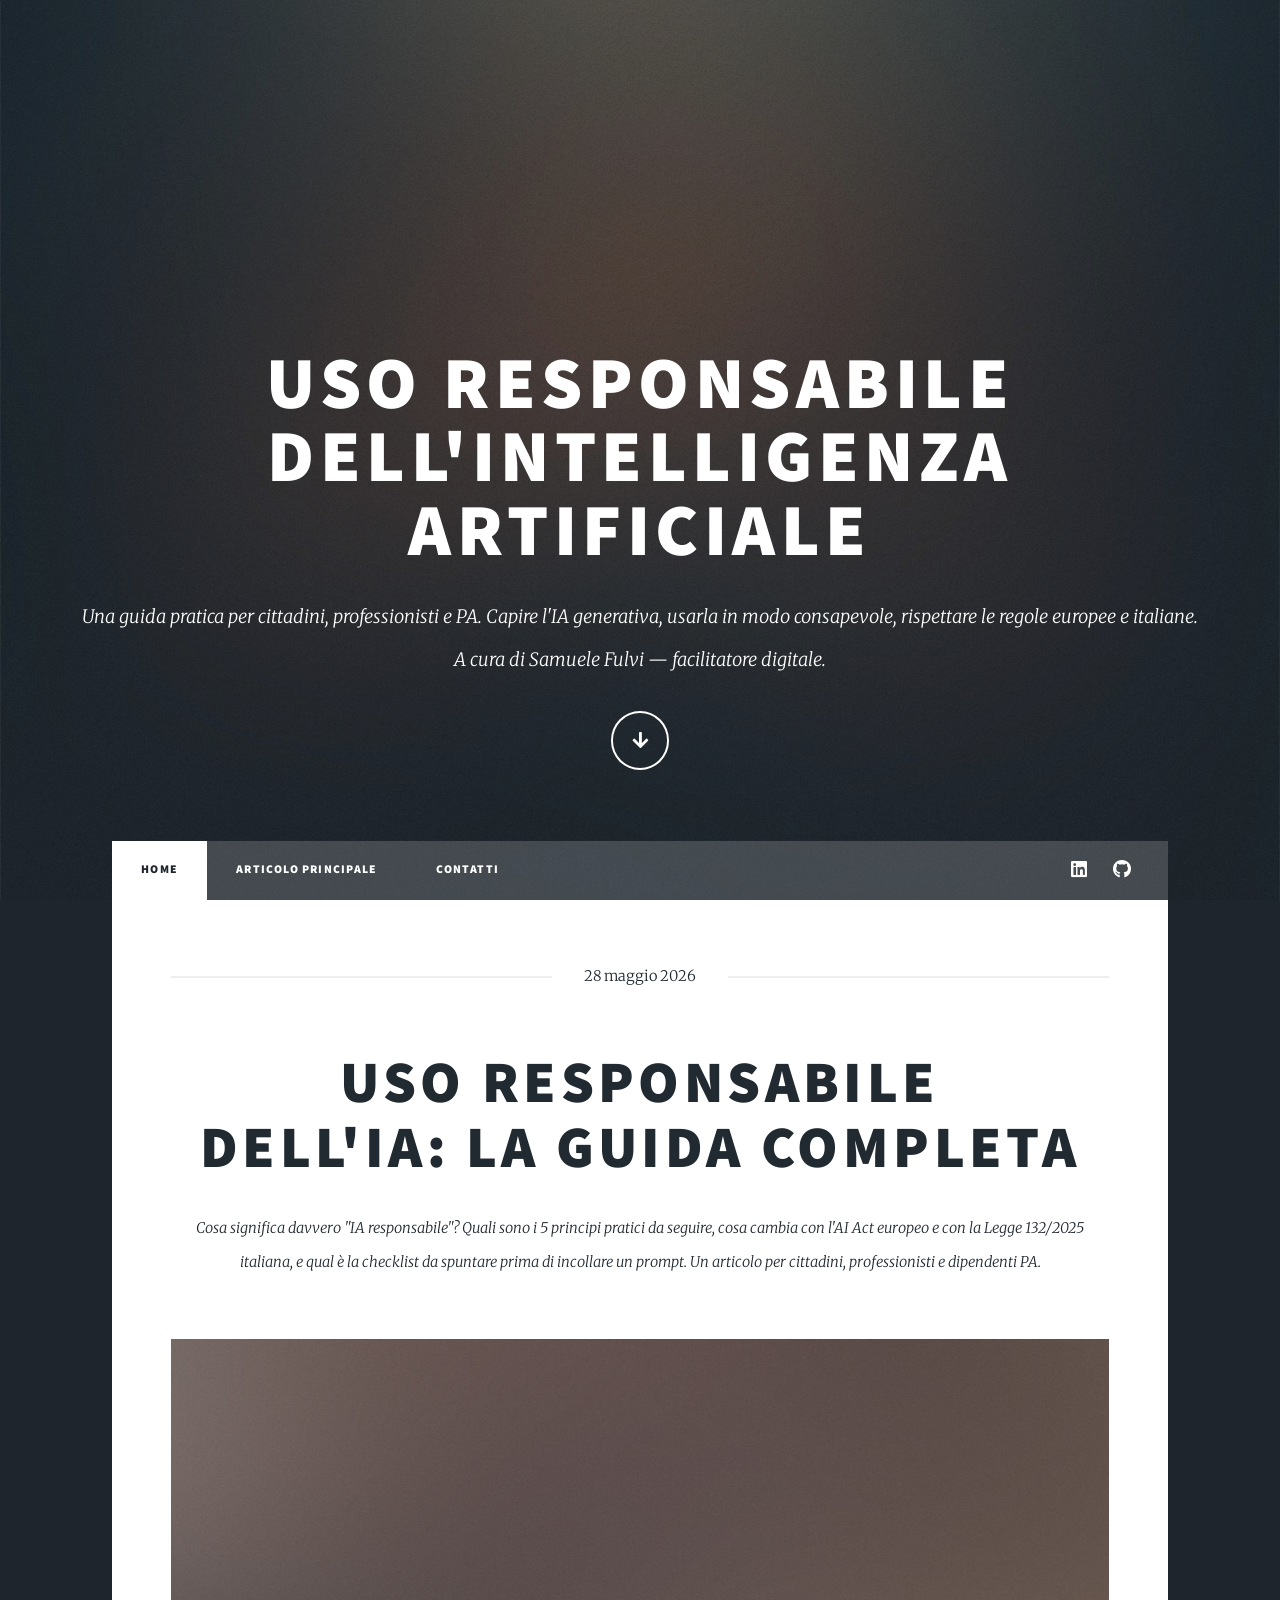
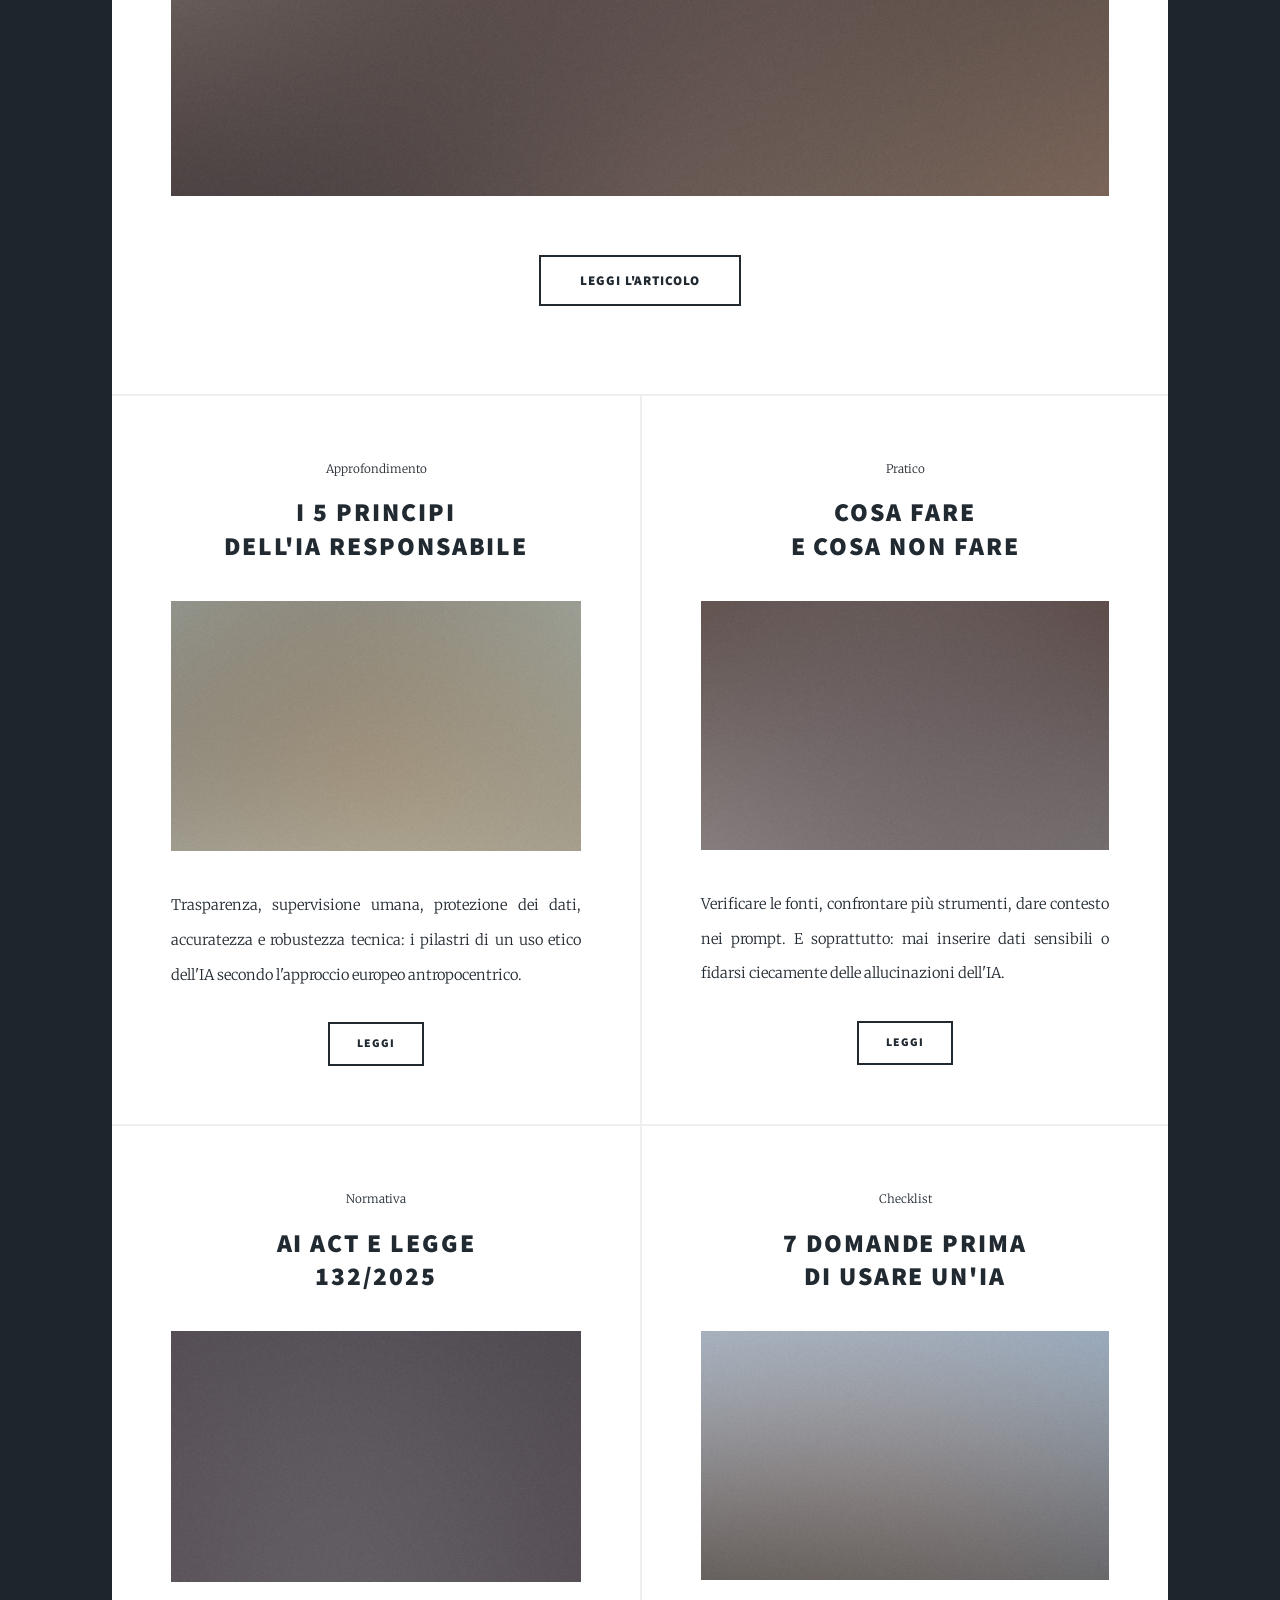
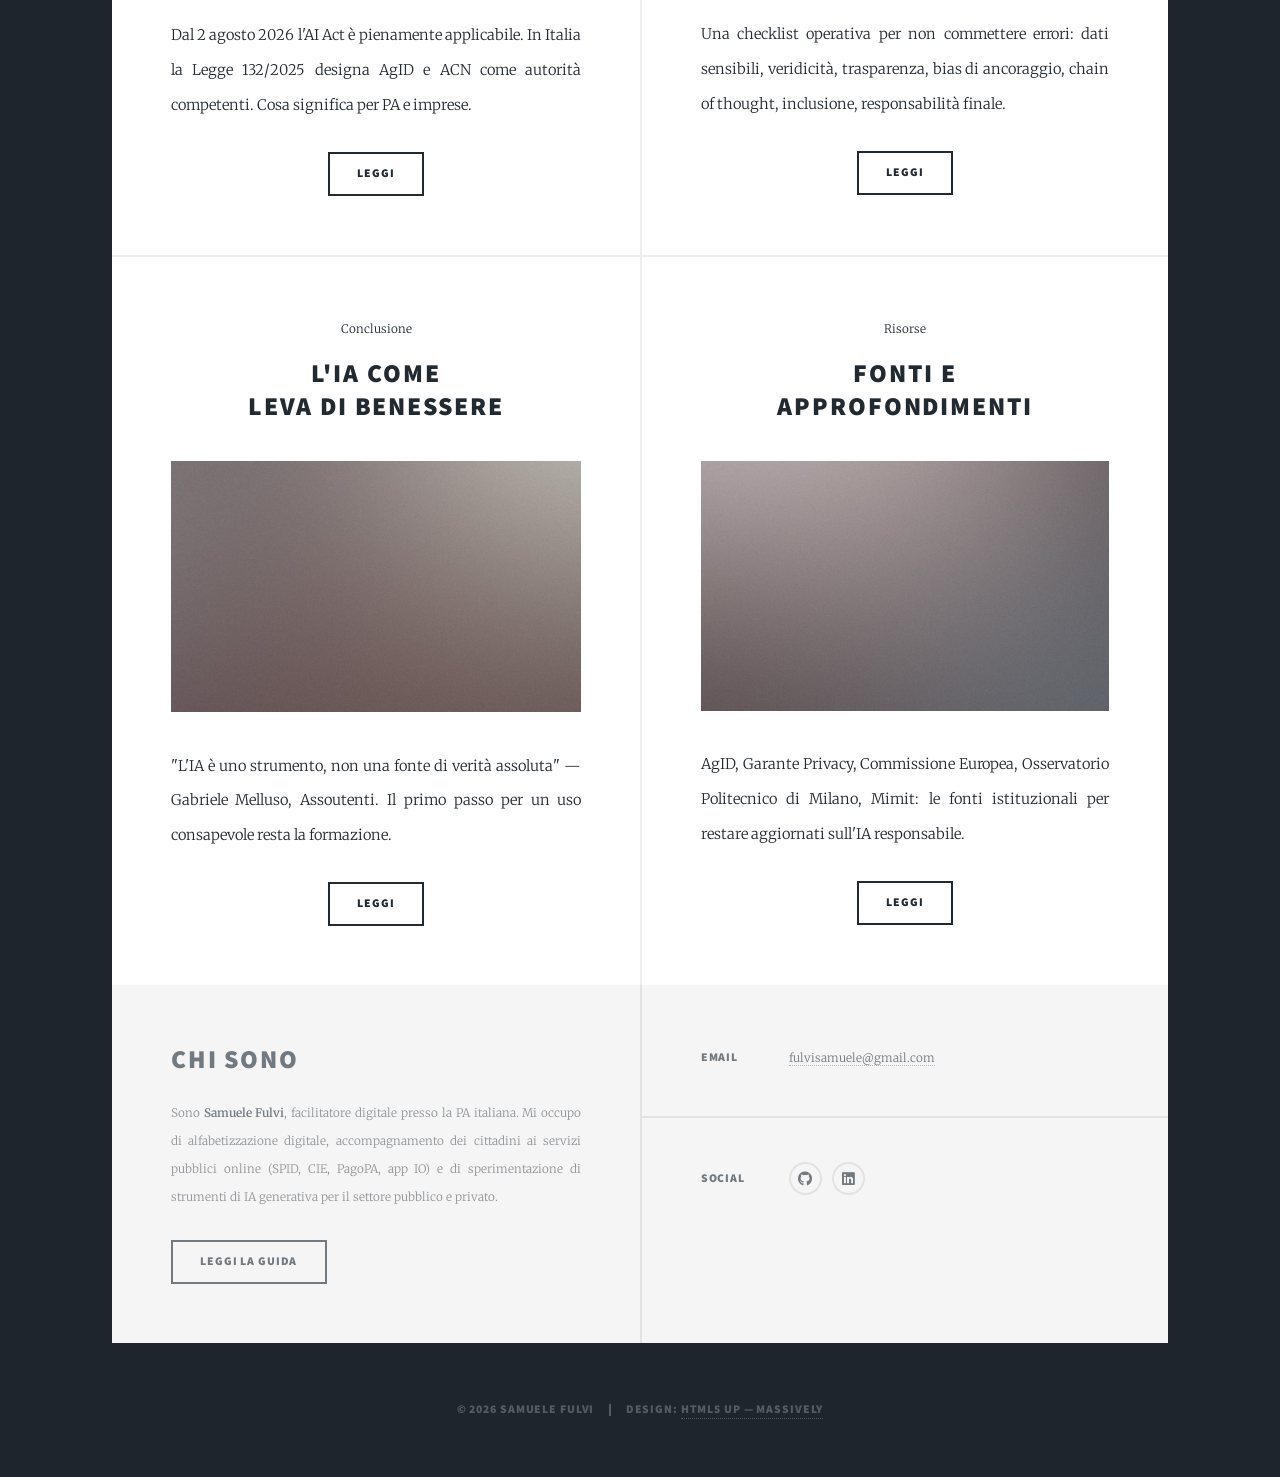
<file: index.html>
<!DOCTYPE HTML>
<!--
	Blog "Uso responsabile dell'IA" - a cura di Samuele Fulvi
	Template: Massively by HTML5 UP (html5up.net/license)
-->
<html lang="it">
	<head>
		<title>Uso responsabile dell'IA — Blog di Samuele Fulvi</title>
		<meta charset="utf-8" />
		<meta name="viewport" content="width=device-width, initial-scale=1, user-scalable=no" />
		<meta name="description" content="Guida pratica all'uso consapevole dell'IA per cittadini, professionisti e PA. AI Act, GDPR, bias, deepfake: come usare l'IA in modo responsabile." />
		<link rel="stylesheet" href="assets/css/main.css" />
		<noscript><link rel="stylesheet" href="assets/css/noscript.css" /></noscript>
	</head>
	<body class="is-preload">

		<!-- Wrapper -->
			<div id="wrapper" class="fade-in">

				<!-- Intro -->
					<div id="intro">
						<h1>Uso responsabile<br />
						dell'Intelligenza Artificiale</h1>
						<p>Una guida pratica per cittadini, professionisti e PA. Capire l'IA generativa, usarla in modo consapevole, rispettare le regole europee e italiane.<br />
						A cura di Samuele Fulvi — facilitatore digitale.</p>
						<ul class="actions">
							<li><a href="#header" class="button icon solid solo fa-arrow-down scrolly">Inizia a leggere</a></li>
						</ul>
					</div>

				<!-- Header -->
					<header id="header">
						<a href="index.html" class="logo">IA Responsabile</a>
					</header>

				<!-- Nav -->
					<nav id="nav">
						<ul class="links">
							<li class="active"><a href="index.html">Home</a></li>
							<li><a href="uso-responsabile-ia.html">Articolo principale</a></li>
							<li><a href="#footer">Contatti</a></li>
						</ul>
						<ul class="icons">
							<li><a href="https://www.linkedin.com/" class="icon brands fa-linkedin"><span class="label">LinkedIn</span></a></li>
							<li><a href="https://github.com/fulvisamuele98" class="icon brands fa-github"><span class="label">GitHub</span></a></li>
						</ul>
					</nav>

				<!-- Main -->
					<div id="main">

						<!-- Featured Post -->
							<article class="post featured">
								<header class="major">
									<span class="date">28 maggio 2026</span>
									<h2><a href="uso-responsabile-ia.html">Uso responsabile<br />
									dell'IA: la guida completa</a></h2>
									<p>Cosa significa davvero "IA responsabile"? Quali sono i 5 principi pratici da seguire, cosa cambia con l'AI Act europeo e con la Legge 132/2025 italiana, e qual è la checklist da spuntare prima di incollare un prompt. Un articolo per cittadini, professionisti e dipendenti PA.</p>
								</header>
								<a href="uso-responsabile-ia.html" class="image main"><img src="images/pic01.jpg" alt="" /></a>
								<ul class="actions special">
									<li><a href="uso-responsabile-ia.html" class="button large">Leggi l'articolo</a></li>
								</ul>
							</article>

						<!-- Posts -->
							<section class="posts">
								<article>
									<header>
										<span class="date">Approfondimento</span>
										<h2><a href="uso-responsabile-ia.html#principi">I 5 principi<br />
										dell'IA responsabile</a></h2>
									</header>
									<a href="uso-responsabile-ia.html#principi" class="image fit"><img src="images/pic02.jpg" alt="" /></a>
									<p>Trasparenza, supervisione umana, protezione dei dati, accuratezza e robustezza tecnica: i pilastri di un uso etico dell'IA secondo l'approccio europeo antropocentrico.</p>
									<ul class="actions special">
										<li><a href="uso-responsabile-ia.html#principi" class="button">Leggi</a></li>
									</ul>
								</article>
								<article>
									<header>
										<span class="date">Pratico</span>
										<h2><a href="uso-responsabile-ia.html#cosa-fare">Cosa fare<br />
										e cosa NON fare</a></h2>
									</header>
									<a href="uso-responsabile-ia.html#cosa-fare" class="image fit"><img src="images/pic03.jpg" alt="" /></a>
									<p>Verificare le fonti, confrontare più strumenti, dare contesto nei prompt. E soprattutto: mai inserire dati sensibili o fidarsi ciecamente delle allucinazioni dell'IA.</p>
									<ul class="actions special">
										<li><a href="uso-responsabile-ia.html#cosa-fare" class="button">Leggi</a></li>
									</ul>
								</article>
								<article>
									<header>
										<span class="date">Normativa</span>
										<h2><a href="uso-responsabile-ia.html#normativa">AI Act e Legge<br />
										132/2025</a></h2>
									</header>
									<a href="uso-responsabile-ia.html#normativa" class="image fit"><img src="images/pic04.jpg" alt="" /></a>
									<p>Dal 2 agosto 2026 l'AI Act è pienamente applicabile. In Italia la Legge 132/2025 designa AgID e ACN come autorità competenti. Cosa significa per PA e imprese.</p>
									<ul class="actions special">
										<li><a href="uso-responsabile-ia.html#normativa" class="button">Leggi</a></li>
									</ul>
								</article>
								<article>
									<header>
										<span class="date">Checklist</span>
										<h2><a href="uso-responsabile-ia.html#checklist">7 domande prima<br />
										di usare un'IA</a></h2>
									</header>
									<a href="uso-responsabile-ia.html#checklist" class="image fit"><img src="images/pic05.jpg" alt="" /></a>
									<p>Una checklist operativa per non commettere errori: dati sensibili, veridicità, trasparenza, bias di ancoraggio, chain of thought, inclusione, responsabilità finale.</p>
									<ul class="actions special">
										<li><a href="uso-responsabile-ia.html#checklist" class="button">Leggi</a></li>
									</ul>
								</article>
								<article>
									<header>
										<span class="date">Conclusione</span>
										<h2><a href="uso-responsabile-ia.html#conclusione">L'IA come<br />
										leva di benessere</a></h2>
									</header>
									<a href="uso-responsabile-ia.html#conclusione" class="image fit"><img src="images/pic06.jpg" alt="" /></a>
									<p>"L'IA è uno strumento, non una fonte di verità assoluta" — Gabriele Melluso, Assoutenti. Il primo passo per un uso consapevole resta la formazione.</p>
									<ul class="actions special">
										<li><a href="uso-responsabile-ia.html#conclusione" class="button">Leggi</a></li>
									</ul>
								</article>
								<article>
									<header>
										<span class="date">Risorse</span>
										<h2><a href="uso-responsabile-ia.html#risorse">Fonti e<br />
										approfondimenti</a></h2>
									</header>
									<a href="uso-responsabile-ia.html#risorse" class="image fit"><img src="images/pic07.jpg" alt="" /></a>
									<p>AgID, Garante Privacy, Commissione Europea, Osservatorio Politecnico di Milano, Mimit: le fonti istituzionali per restare aggiornati sull'IA responsabile.</p>
									<ul class="actions special">
										<li><a href="uso-responsabile-ia.html#risorse" class="button">Leggi</a></li>
									</ul>
								</article>
							</section>

					</div>

				<!-- Footer -->
					<footer id="footer">
						<section>
							<h2>Chi sono</h2>
							<p>Sono <strong>Samuele Fulvi</strong>, facilitatore digitale presso la PA italiana. Mi occupo di alfabetizzazione digitale, accompagnamento dei cittadini ai servizi pubblici online (SPID, CIE, PagoPA, app IO) e di sperimentazione di strumenti di IA generativa per il settore pubblico e privato.</p>
							<ul class="actions">
								<li><a href="uso-responsabile-ia.html" class="button">Leggi la guida</a></li>
							</ul>
						</section>
						<section class="split contact">
							<section>
								<h3>Email</h3>
								<p><a href="mailto:fulvisamuele@gmail.com">fulvisamuele@gmail.com</a></p>
							</section>
							<section>
								<h3>Social</h3>
								<ul class="icons alt">
									<li><a href="https://github.com/fulvisamuele98" class="icon brands alt fa-github"><span class="label">GitHub</span></a></li>
									<li><a href="https://www.linkedin.com/" class="icon brands alt fa-linkedin"><span class="label">LinkedIn</span></a></li>
								</ul>
							</section>
						</section>
					</footer>

				<!-- Copyright -->
					<div id="copyright">
						<ul><li>&copy; 2026 Samuele Fulvi</li><li>Design: <a href="https://html5up.net">HTML5 UP — Massively</a></li></ul>
					</div>

			</div>

		<!-- Scripts -->
			<script src="assets/js/jquery.min.js"></script>
			<script src="assets/js/jquery.scrollex.min.js"></script>
			<script src="assets/js/jquery.scrolly.min.js"></script>
			<script src="assets/js/browser.min.js"></script>
			<script src="assets/js/breakpoints.min.js"></script>
			<script src="assets/js/util.js"></script>
			<script src="assets/js/main.js"></script>

	</body>
</html>
</file>
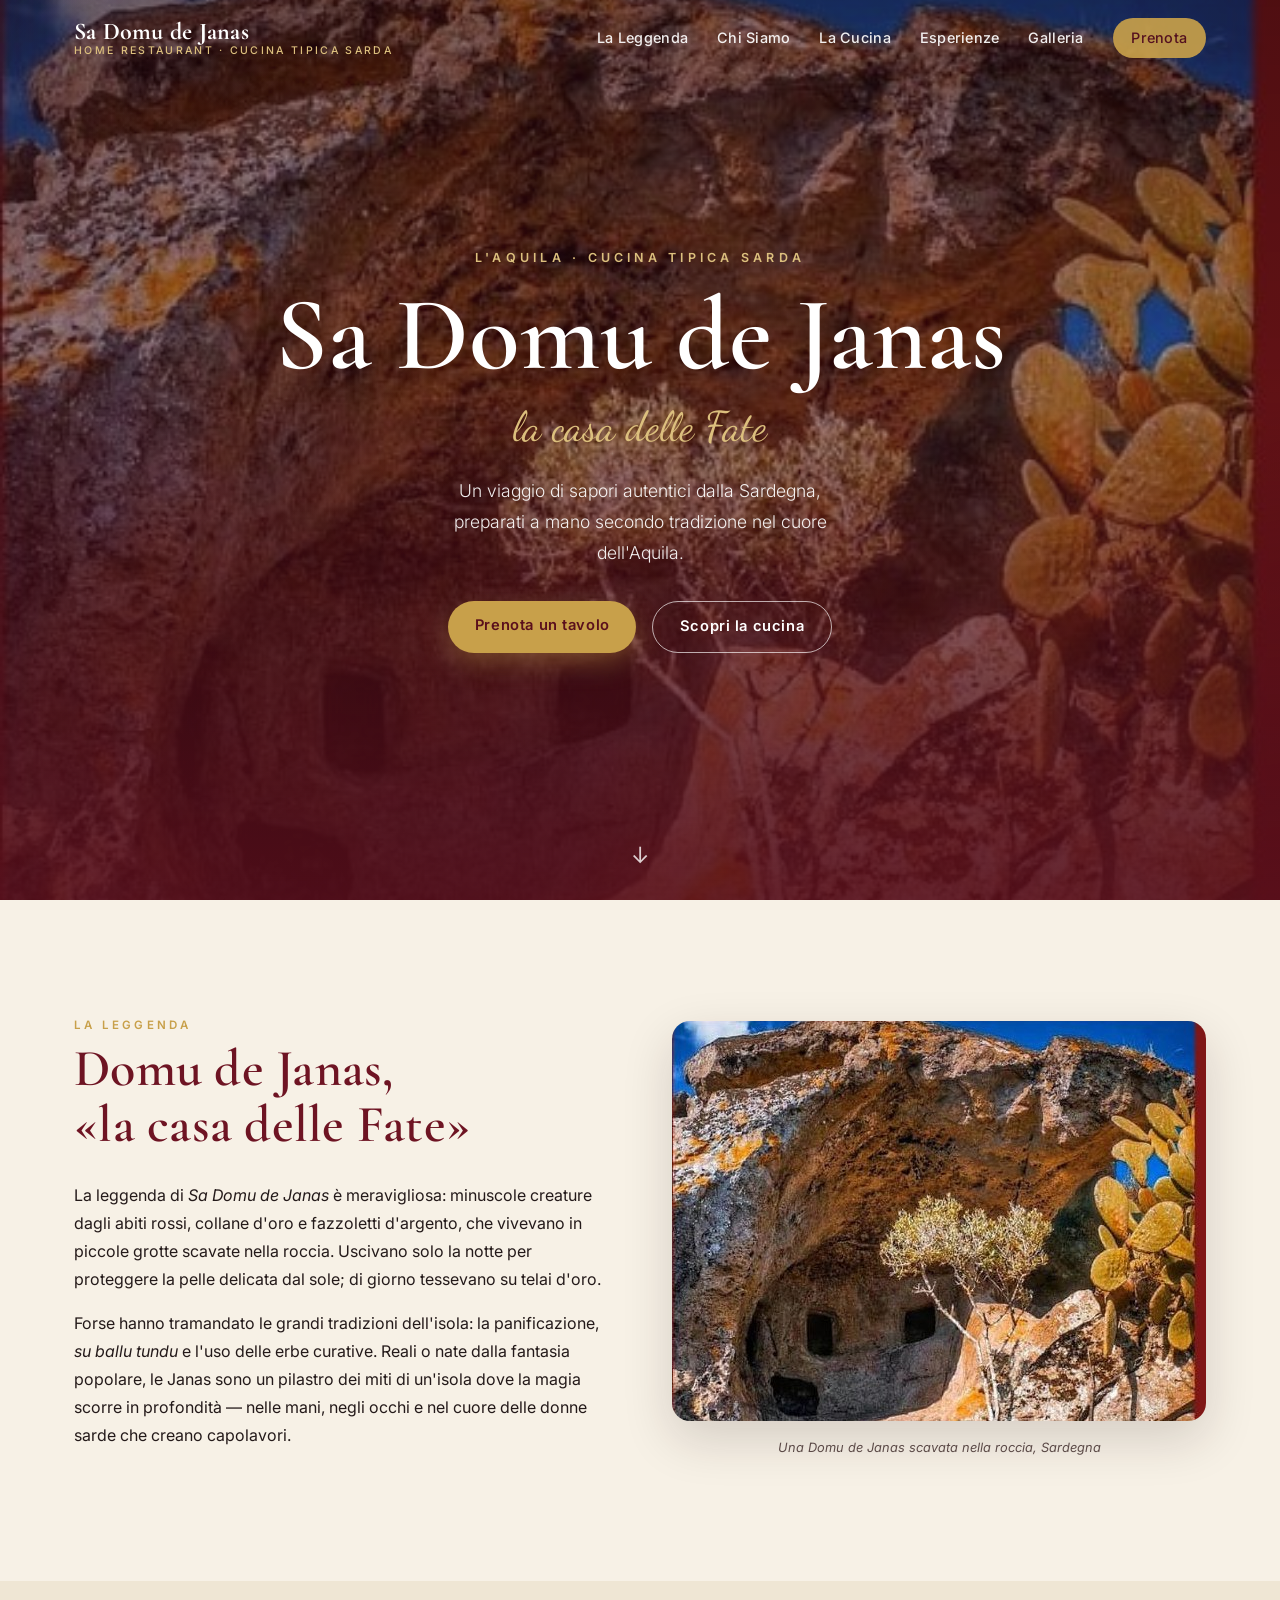
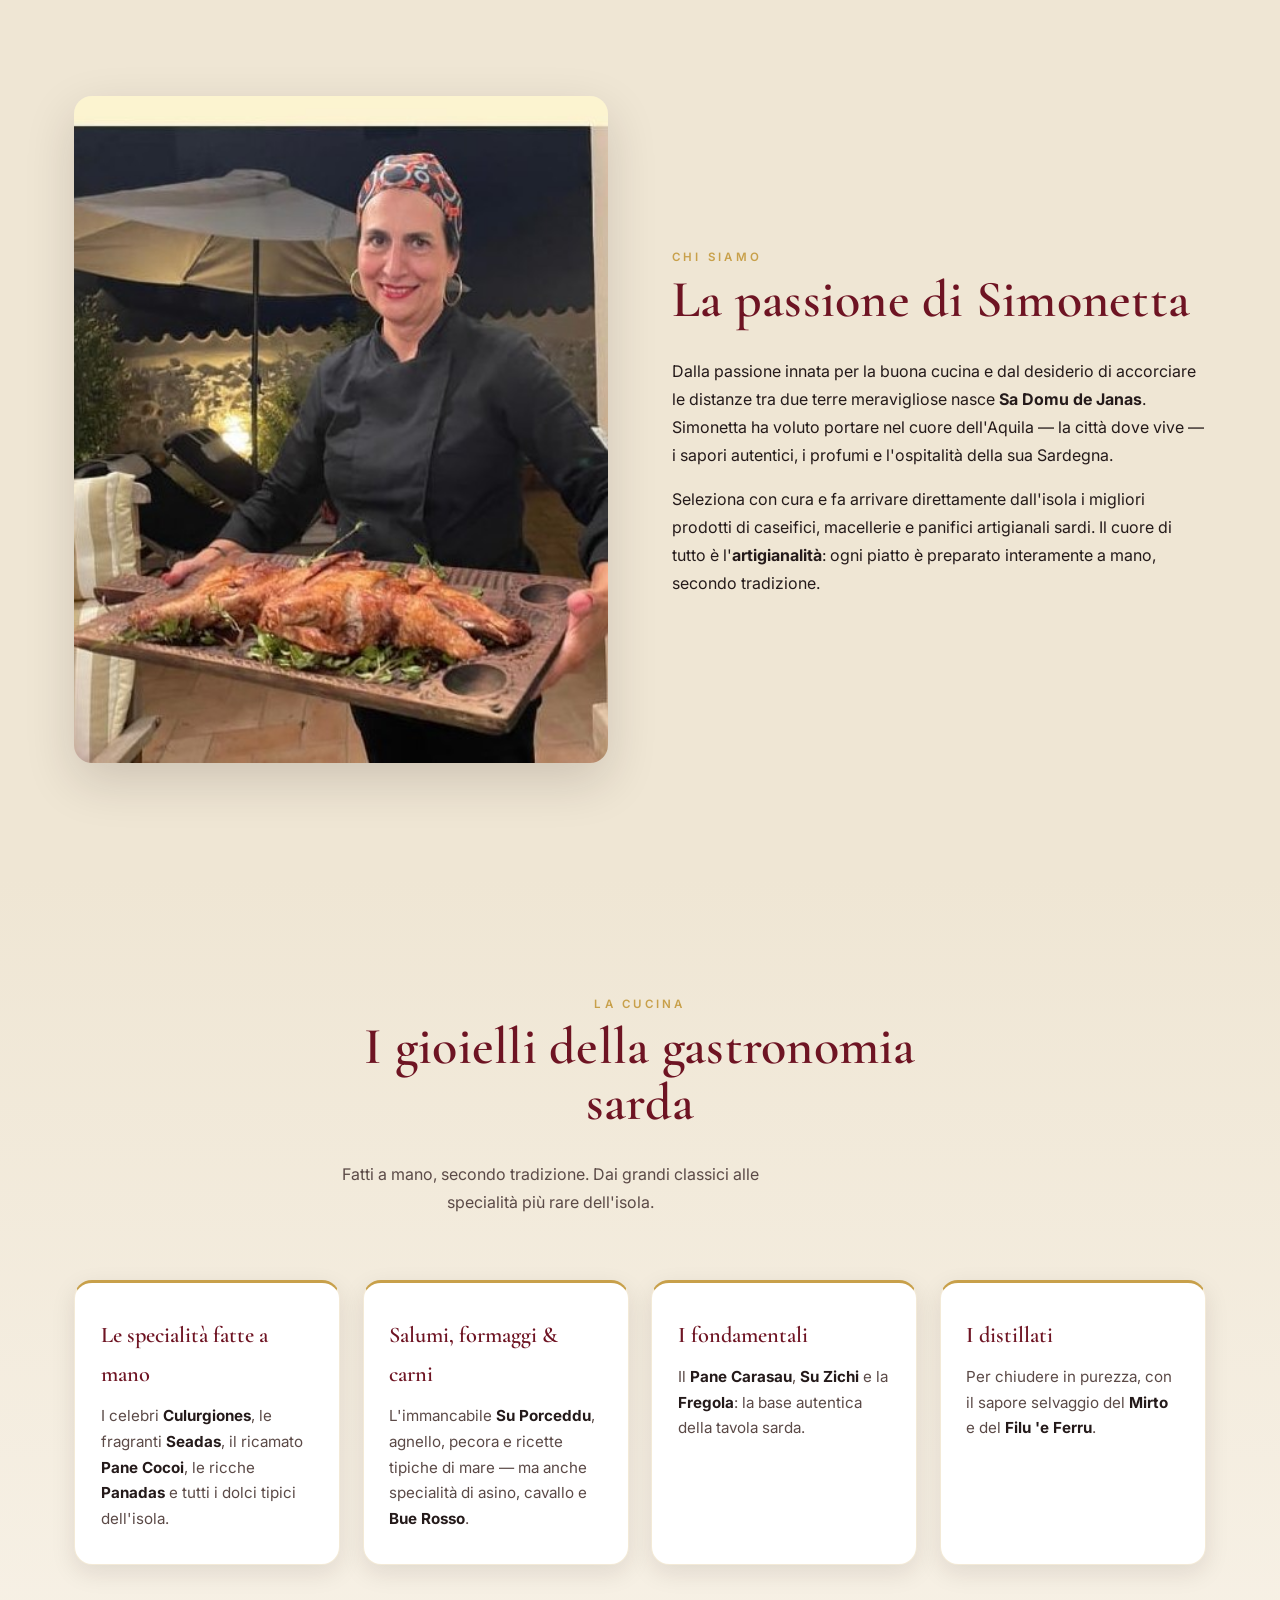
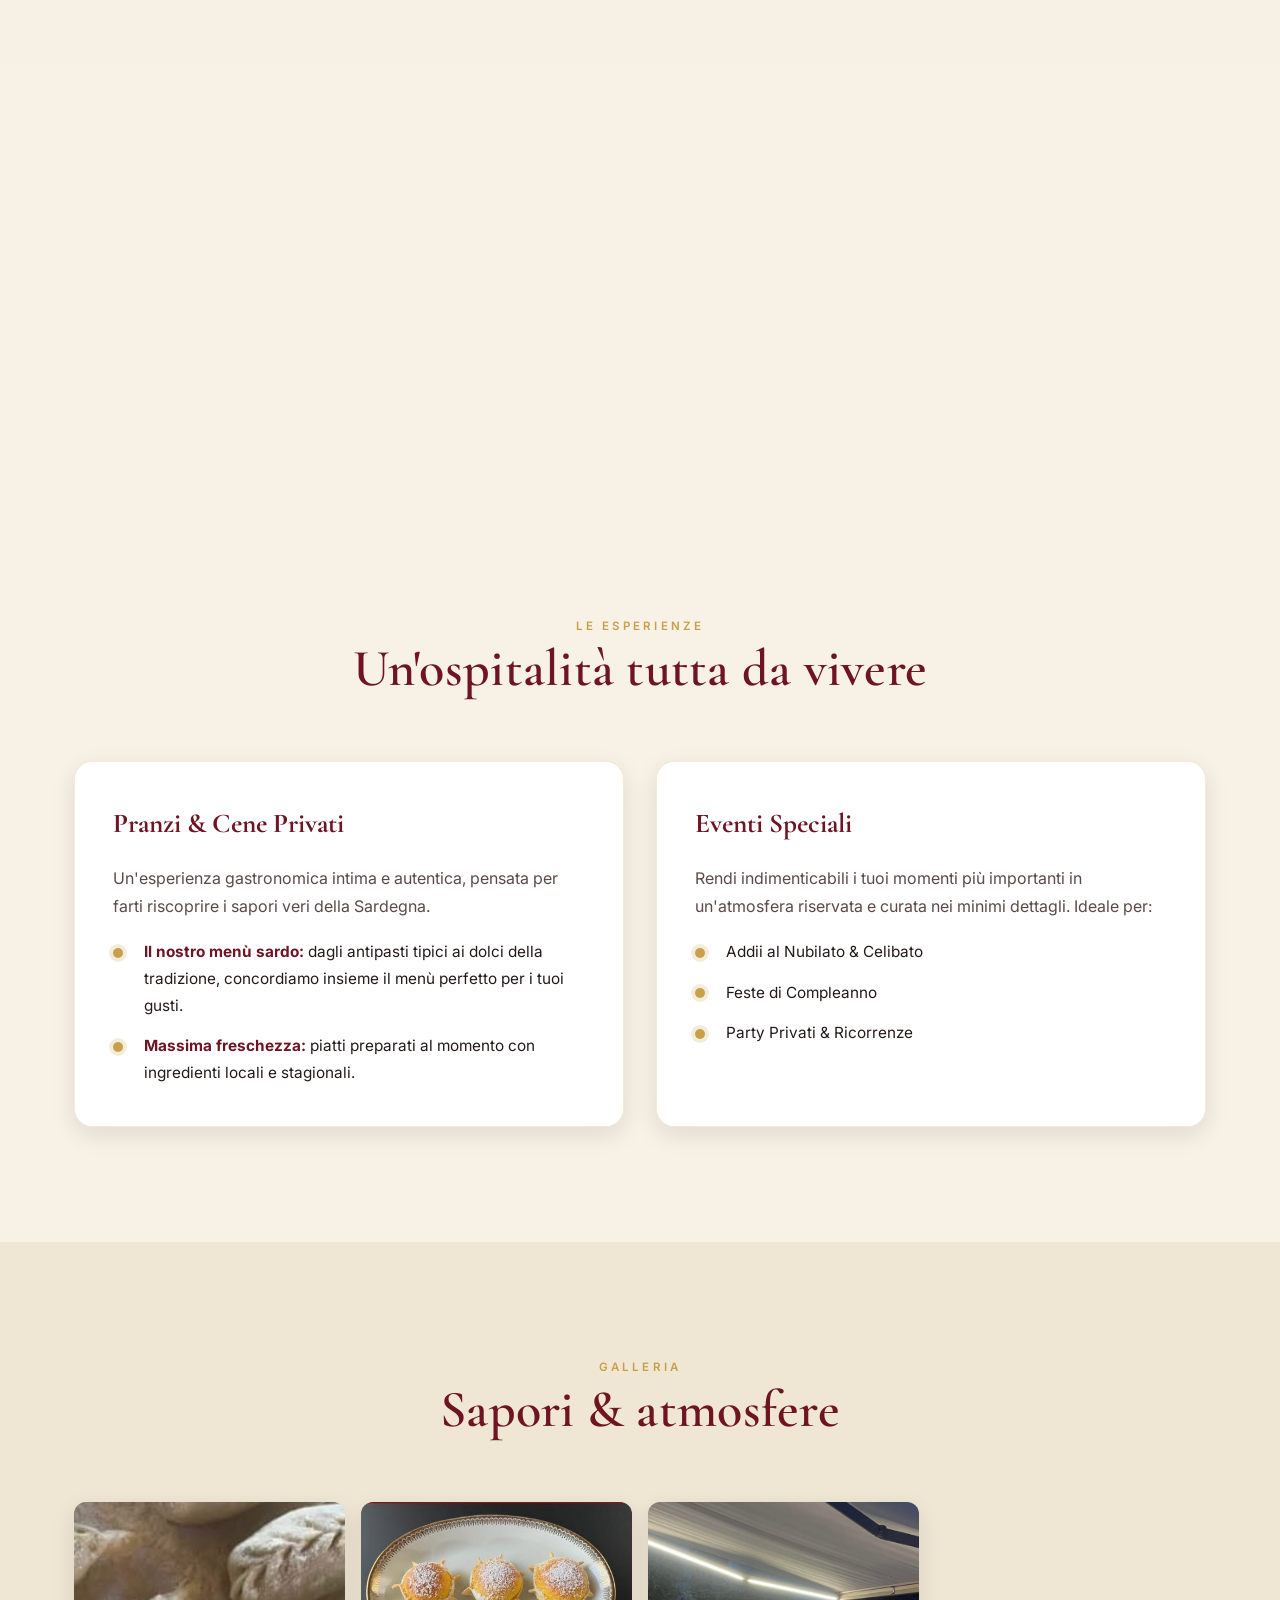
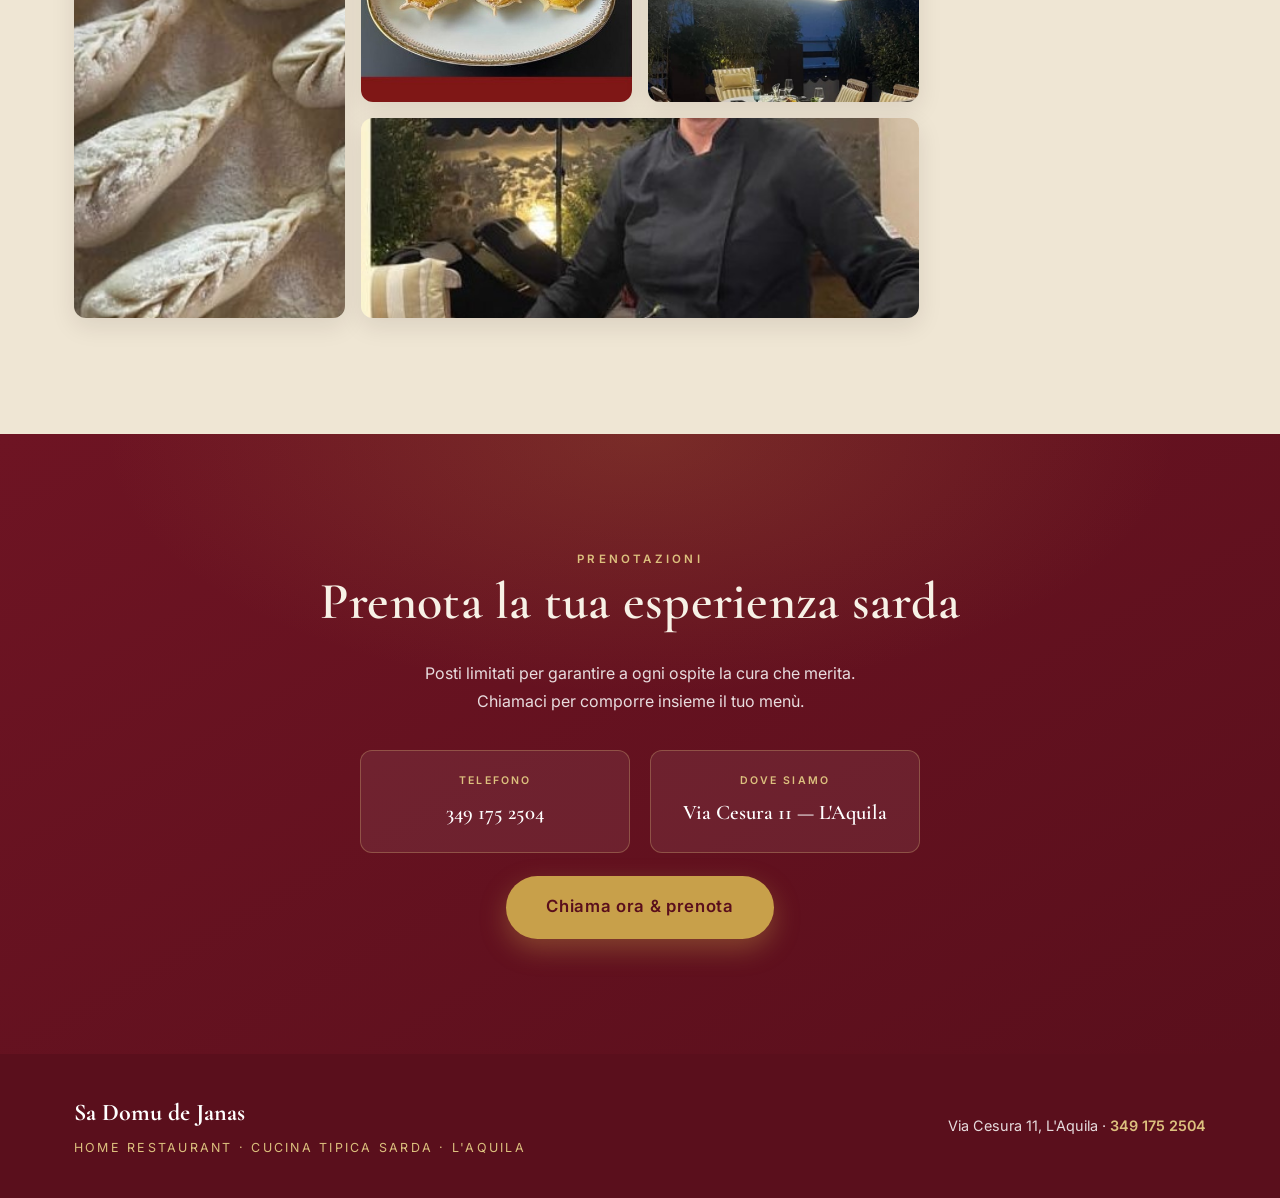
<file: sa-domu-de-janas/index.html>
<!DOCTYPE html>
<html lang="it">
<head>
<meta charset="utf-8" />
<meta name="viewport" content="width=device-width, initial-scale=1" />
<title>Sa Domu de Janas — Home Restaurant · Cucina tipica sarda · L'Aquila</title>
<meta name="description" content="Sa Domu de Janas: home restaurant di cucina tipica sarda nel cuore dell'Aquila. Pranzi e cene private, eventi speciali e i gioielli della gastronomia sarda preparati a mano dalla Chef Simonetta. Prenotazioni 349 175 2504." />
<meta name="theme-color" content="#6e1423" />
<!-- Open Graph -->
<meta property="og:type" content="restaurant" />
<meta property="og:title" content="Sa Domu de Janas — Home Restaurant sardo a L'Aquila" />
<meta property="og:description" content="La casa delle Fate: cucina tipica sarda fatta a mano, pranzi e cene private ed eventi nel cuore dell'Aquila." />
<meta property="og:image" content="img/grotta.jpg" />
<meta property="og:locale" content="it_IT" />
<link rel="preconnect" href="https://fonts.googleapis.com" />
<link rel="preconnect" href="https://fonts.gstatic.com" crossorigin />
<link href="https://fonts.googleapis.com/css2?family=Cormorant+Garamond:ital,wght@0,400;0,500;0,600;0,700;1,400;1,500&family=Inter:wght@300;400;500;600;700&family=Dancing+Script:wght@600&display=swap" rel="stylesheet" />
<link rel="stylesheet" href="style.css" />
</head>
<body>

<!-- ===== HEADER ===== -->
<header class="site-header" id="top">
  <div class="container header-inner">
    <a class="brand" href="#top">
      <span class="brand-name">Sa Domu de Janas</span>
      <span class="brand-tag">Home Restaurant · Cucina tipica sarda</span>
    </a>
    <nav class="nav" aria-label="Navigazione principale">
      <a href="#leggenda">La Leggenda</a>
      <a href="#chefsimonetta">Chi Siamo</a>
      <a href="#cucina">La Cucina</a>
      <a href="#esperienze">Esperienze</a>
      <a href="#galleria">Galleria</a>
      <a class="nav-cta" href="#prenota">Prenota</a>
    </nav>
    <button class="nav-toggle" aria-label="Apri menu" aria-expanded="false">
      <span></span><span></span><span></span>
    </button>
  </div>
</header>

<!-- ===== HERO ===== -->
<section class="hero">
  <div class="hero-media" aria-hidden="true"></div>
  <div class="hero-overlay"></div>
  <div class="container hero-content">
    <p class="hero-eyebrow">L'Aquila · Cucina tipica sarda</p>
    <h1 class="hero-title">Sa Domu de Janas</h1>
    <p class="hero-script">la casa delle Fate</p>
    <p class="hero-lead">Un viaggio di sapori autentici dalla Sardegna, preparati a mano secondo tradizione nel cuore dell'Aquila.</p>
    <div class="hero-actions">
      <a class="btn btn-gold" href="#prenota">Prenota un tavolo</a>
      <a class="btn btn-ghost" href="#cucina">Scopri la cucina</a>
    </div>
  </div>
  <a class="hero-scroll" href="#leggenda" aria-label="Scorri">&#8595;</a>
</section>

<!-- ===== LA LEGGENDA ===== -->
<section class="section section-legend" id="leggenda">
  <div class="container grid-2 align-center">
    <div class="reveal">
      <p class="eyebrow">La Leggenda</p>
      <h2 class="display">Domu de Janas,<br>«la casa delle Fate»</h2>
      <p>La leggenda di <em>Sa Domu de Janas</em> è meravigliosa: minuscole creature dagli abiti rossi, collane d'oro e fazzoletti d'argento, che vivevano in piccole grotte scavate nella roccia. Uscivano solo la notte per proteggere la pelle delicata dal sole; di giorno tessevano su telai d'oro.</p>
      <p>Forse hanno tramandato le grandi tradizioni dell'isola: la panificazione, <em>su ballu tundu</em> e l'uso delle erbe curative. Reali o nate dalla fantasia popolare, le Janas sono un pilastro dei miti di un'isola dove la magia scorre in profondità — nelle mani, negli occhi e nel cuore delle donne sarde che creano capolavori.</p>
    </div>
    <figure class="legend-figure reveal">
      <img src="img/grotta.jpg" alt="La grotta scavata nella roccia: una Domu de Janas in Sardegna" loading="lazy" />
      <figcaption>Una Domu de Janas scavata nella roccia, Sardegna</figcaption>
    </figure>
  </div>
</section>

<!-- ===== CHI SIAMO / SIMONETTA ===== -->
<section class="section section-chef" id="chefsimonetta">
  <div class="container grid-2 align-center reverse">
    <figure class="chef-figure reveal">
      <img src="img/tagliere-mare.jpg" alt="La Chef Simonetta con un vassoio di Su Porceddu" loading="lazy" />
    </figure>
    <div class="reveal">
      <p class="eyebrow">Chi Siamo</p>
      <h2 class="display">La passione di Simonetta</h2>
      <p>Dalla passione innata per la buona cucina e dal desiderio di accorciare le distanze tra due terre meravigliose nasce <strong>Sa Domu de Janas</strong>. Simonetta ha voluto portare nel cuore dell'Aquila — la città dove vive — i sapori autentici, i profumi e l'ospitalità della sua Sardegna.</p>
      <p>Seleziona con cura e fa arrivare direttamente dall'isola i migliori prodotti di caseifici, macellerie e panifici artigianali sardi. Il cuore di tutto è l'<strong>artigianalità</strong>: ogni piatto è preparato interamente a mano, secondo tradizione.</p>
    </div>
  </div>
</section>

<!-- ===== LA CUCINA ===== -->
<section class="section section-cucina" id="cucina">
  <div class="container">
    <header class="section-head reveal">
      <p class="eyebrow">La Cucina</p>
      <h2 class="display">I gioielli della gastronomia sarda</h2>
      <p class="section-sub">Fatti a mano, secondo tradizione. Dai grandi classici alle specialità più rare dell'isola.</p>
    </header>
    <div class="cards">
      <article class="card reveal">
        <h3>Le specialità fatte a mano</h3>
        <p>I celebri <strong>Culurgiones</strong>, le fragranti <strong>Seadas</strong>, il ricamato <strong>Pane Cocoi</strong>, le ricche <strong>Panadas</strong> e tutti i dolci tipici dell'isola.</p>
      </article>
      <article class="card reveal">
        <h3>Salumi, formaggi & carni</h3>
        <p>L'immancabile <strong>Su Porceddu</strong>, agnello, pecora e ricette tipiche di mare — ma anche specialità di asino, cavallo e <strong>Bue Rosso</strong>.</p>
      </article>
      <article class="card reveal">
        <h3>I fondamentali</h3>
        <p>Il <strong>Pane Carasau</strong>, <strong>Su Zichi</strong> e la <strong>Fregola</strong>: la base autentica della tavola sarda.</p>
      </article>
      <article class="card reveal">
        <h3>I distillati</h3>
        <p>Per chiudere in purezza, con il sapore selvaggio del <strong>Mirto</strong> e del <strong>Filu 'e Ferru</strong>.</p>
      </article>
    </div>
  </div>
</section>

<!-- ===== BANDA IMMAGINE ===== -->
<section class="band" aria-hidden="true">
  <div class="band-img band-seadas"></div>
</section>

<!-- ===== ESPERIENZE ===== -->
<section class="section section-exp" id="esperienze">
  <div class="container">
    <header class="section-head reveal">
      <p class="eyebrow">Le Esperienze</p>
      <h2 class="display">Un'ospitalità tutta da vivere</h2>
    </header>
    <div class="grid-2 exp-grid">
      <article class="exp-card reveal">
        <h3>Pranzi &amp; Cene Privati</h3>
        <p>Un'esperienza gastronomica intima e autentica, pensata per farti riscoprire i sapori veri della Sardegna.</p>
        <ul class="ticks">
          <li><strong>Il nostro menù sardo:</strong> dagli antipasti tipici ai dolci della tradizione, concordiamo insieme il menù perfetto per i tuoi gusti.</li>
          <li><strong>Massima freschezza:</strong> piatti preparati al momento con ingredienti locali e stagionali.</li>
        </ul>
      </article>
      <article class="exp-card reveal">
        <h3>Eventi Speciali</h3>
        <p>Rendi indimenticabili i tuoi momenti più importanti in un'atmosfera riservata e curata nei minimi dettagli. Ideale per:</p>
        <ul class="ticks">
          <li>Addii al Nubilato &amp; Celibato</li>
          <li>Feste di Compleanno</li>
          <li>Party Privati &amp; Ricorrenze</li>
        </ul>
      </article>
    </div>
  </div>
</section>

<!-- ===== GALLERIA ===== -->
<section class="section section-gallery" id="galleria">
  <div class="container">
    <header class="section-head reveal">
      <p class="eyebrow">Galleria</p>
      <h2 class="display">Sapori &amp; atmosfere</h2>
    </header>
    <div class="gallery">
      <figure class="g-item g-tall reveal"><img src="img/seadas-pila.jpg" alt="Seadas appena preparate a mano" loading="lazy" /></figure>
      <figure class="g-item reveal"><img src="img/seadas-piatto.jpg" alt="Seadas servite con zucchero a velo" loading="lazy" /></figure>
      <figure class="g-item reveal"><img src="img/terrazza.jpg" alt="La terrazza apparecchiata al tramonto" loading="lazy" /></figure>
      <figure class="g-item g-wide reveal"><img src="img/tagliere-mare.jpg" alt="La Chef Simonetta con Su Porceddu" loading="lazy" /></figure>
    </div>
  </div>
</section>

<!-- ===== PRENOTA / CONTATTI ===== -->
<section class="section section-cta" id="prenota">
  <div class="container cta-inner reveal">
    <p class="eyebrow light">Prenotazioni</p>
    <h2 class="display light">Prenota la tua esperienza sarda</h2>
    <p class="cta-lead">Posti limitati per garantire a ogni ospite la cura che merita. Chiamaci per comporre insieme il tuo menù.</p>
    <div class="cta-grid">
      <a class="contact-card" href="tel:+393491752504">
        <span class="contact-label">Telefono</span>
        <span class="contact-value">349 175 2504</span>
      </a>
      <a class="contact-card" href="https://maps.google.com/?q=Via+Cesura+11,+L'Aquila" target="_blank" rel="noopener">
        <span class="contact-label">Dove siamo</span>
        <span class="contact-value">Via Cesura 11 — L'Aquila</span>
      </a>
    </div>
    <a class="btn btn-gold btn-lg" href="tel:+393491752504">Chiama ora &amp; prenota</a>
  </div>
</section>

<!-- ===== FOOTER ===== -->
<footer class="site-footer">
  <div class="container footer-inner">
    <div>
      <p class="footer-brand">Sa Domu de Janas</p>
      <p class="footer-sub">Home Restaurant · Cucina tipica sarda · L'Aquila</p>
    </div>
    <p class="footer-meta">Via Cesura 11, L'Aquila · <a href="tel:+393491752504">349 175 2504</a></p>
  </div>
</footer>

<!-- sticky CTA mobile -->
<a class="sticky-cta" href="#prenota">Prenota</a>

<script>
  // Reveal on scroll
  const io = new IntersectionObserver((entries) => {
    entries.forEach(e => { if (e.isIntersecting) { e.target.classList.add('is-visible'); io.unobserve(e.target); } });
  }, { threshold: 0.15 });
  document.querySelectorAll('.reveal').forEach(el => io.observe(el));

  // Header solid on scroll
  const header = document.querySelector('.site-header');
  const onScroll = () => header.classList.toggle('scrolled', window.scrollY > 40);
  onScroll(); window.addEventListener('scroll', onScroll, { passive: true });

  // Mobile nav toggle
  const toggle = document.querySelector('.nav-toggle');
  const nav = document.querySelector('.nav');
  toggle.addEventListener('click', () => {
    const open = document.body.classList.toggle('nav-open');
    toggle.setAttribute('aria-expanded', open);
  });
  nav.querySelectorAll('a').forEach(a => a.addEventListener('click', () => {
    document.body.classList.remove('nav-open');
    toggle.setAttribute('aria-expanded', false);
  }));
</script>
</body>
</html>
</file>
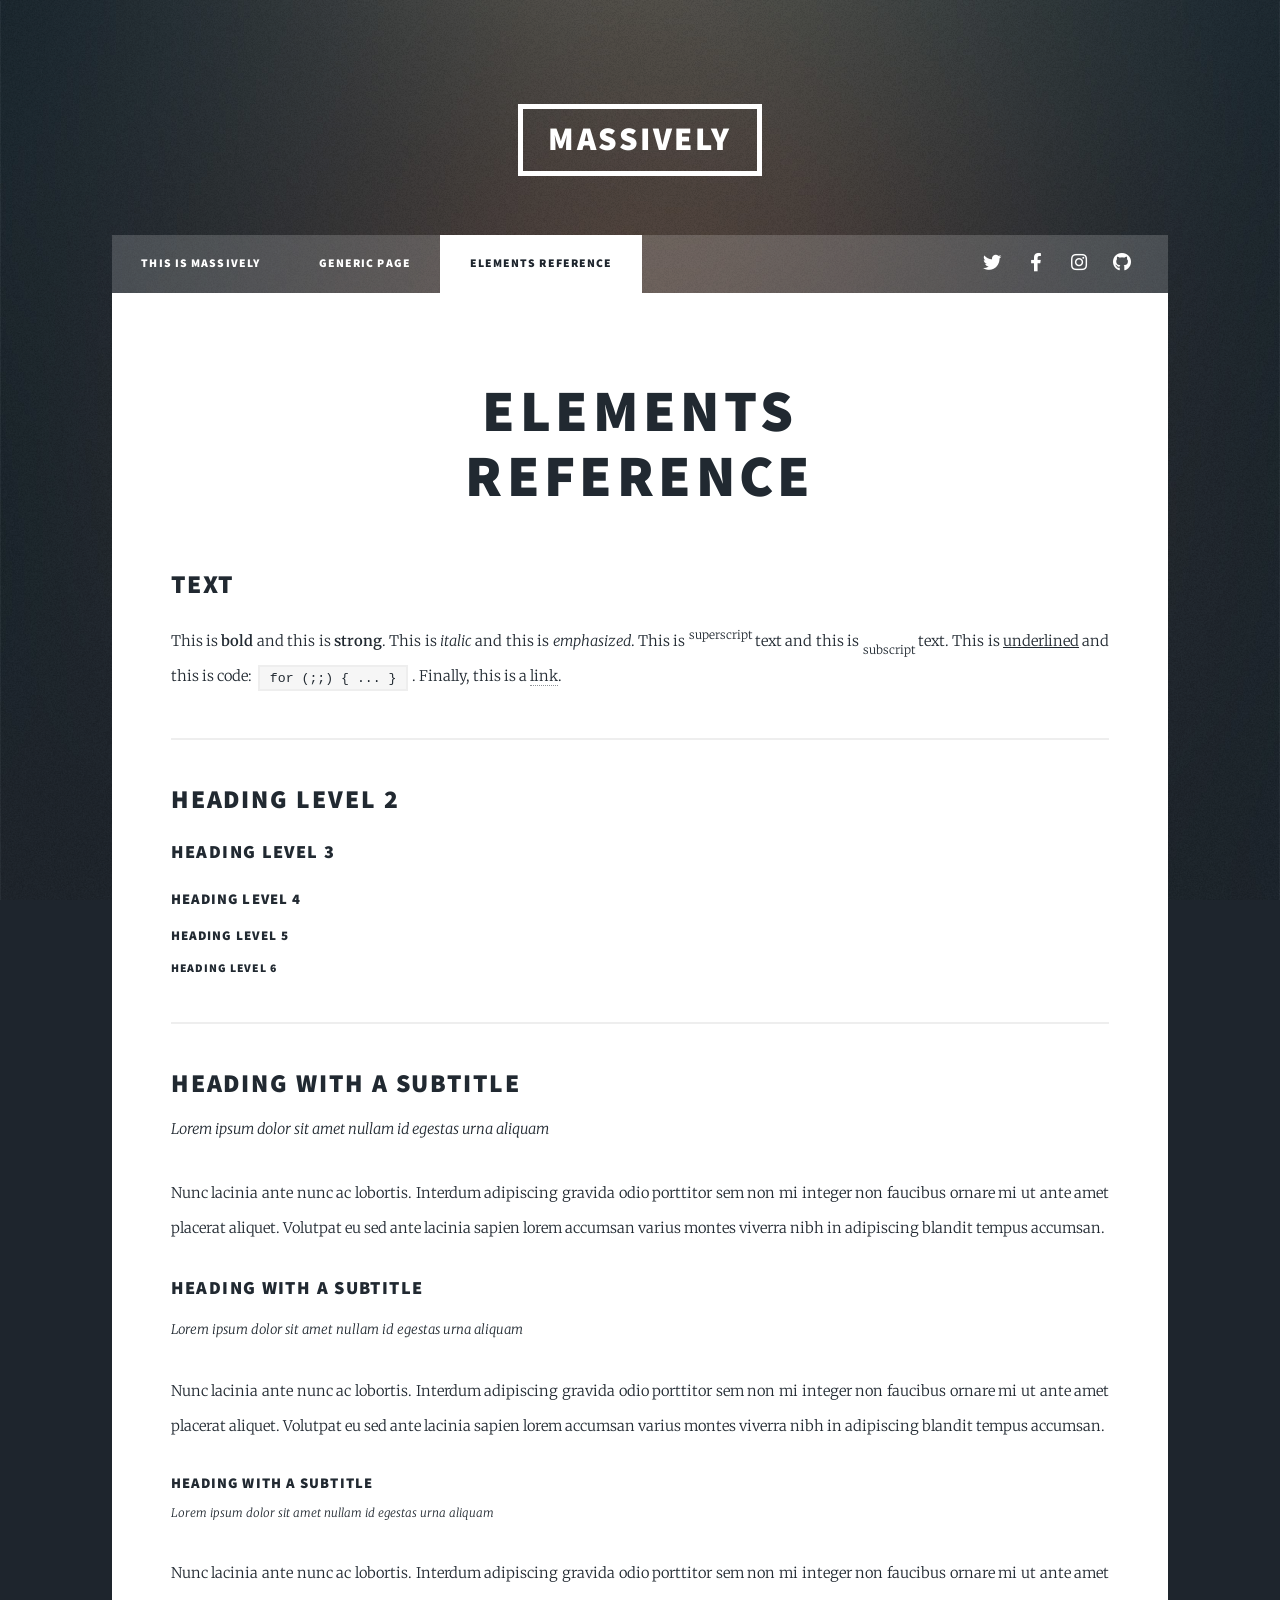
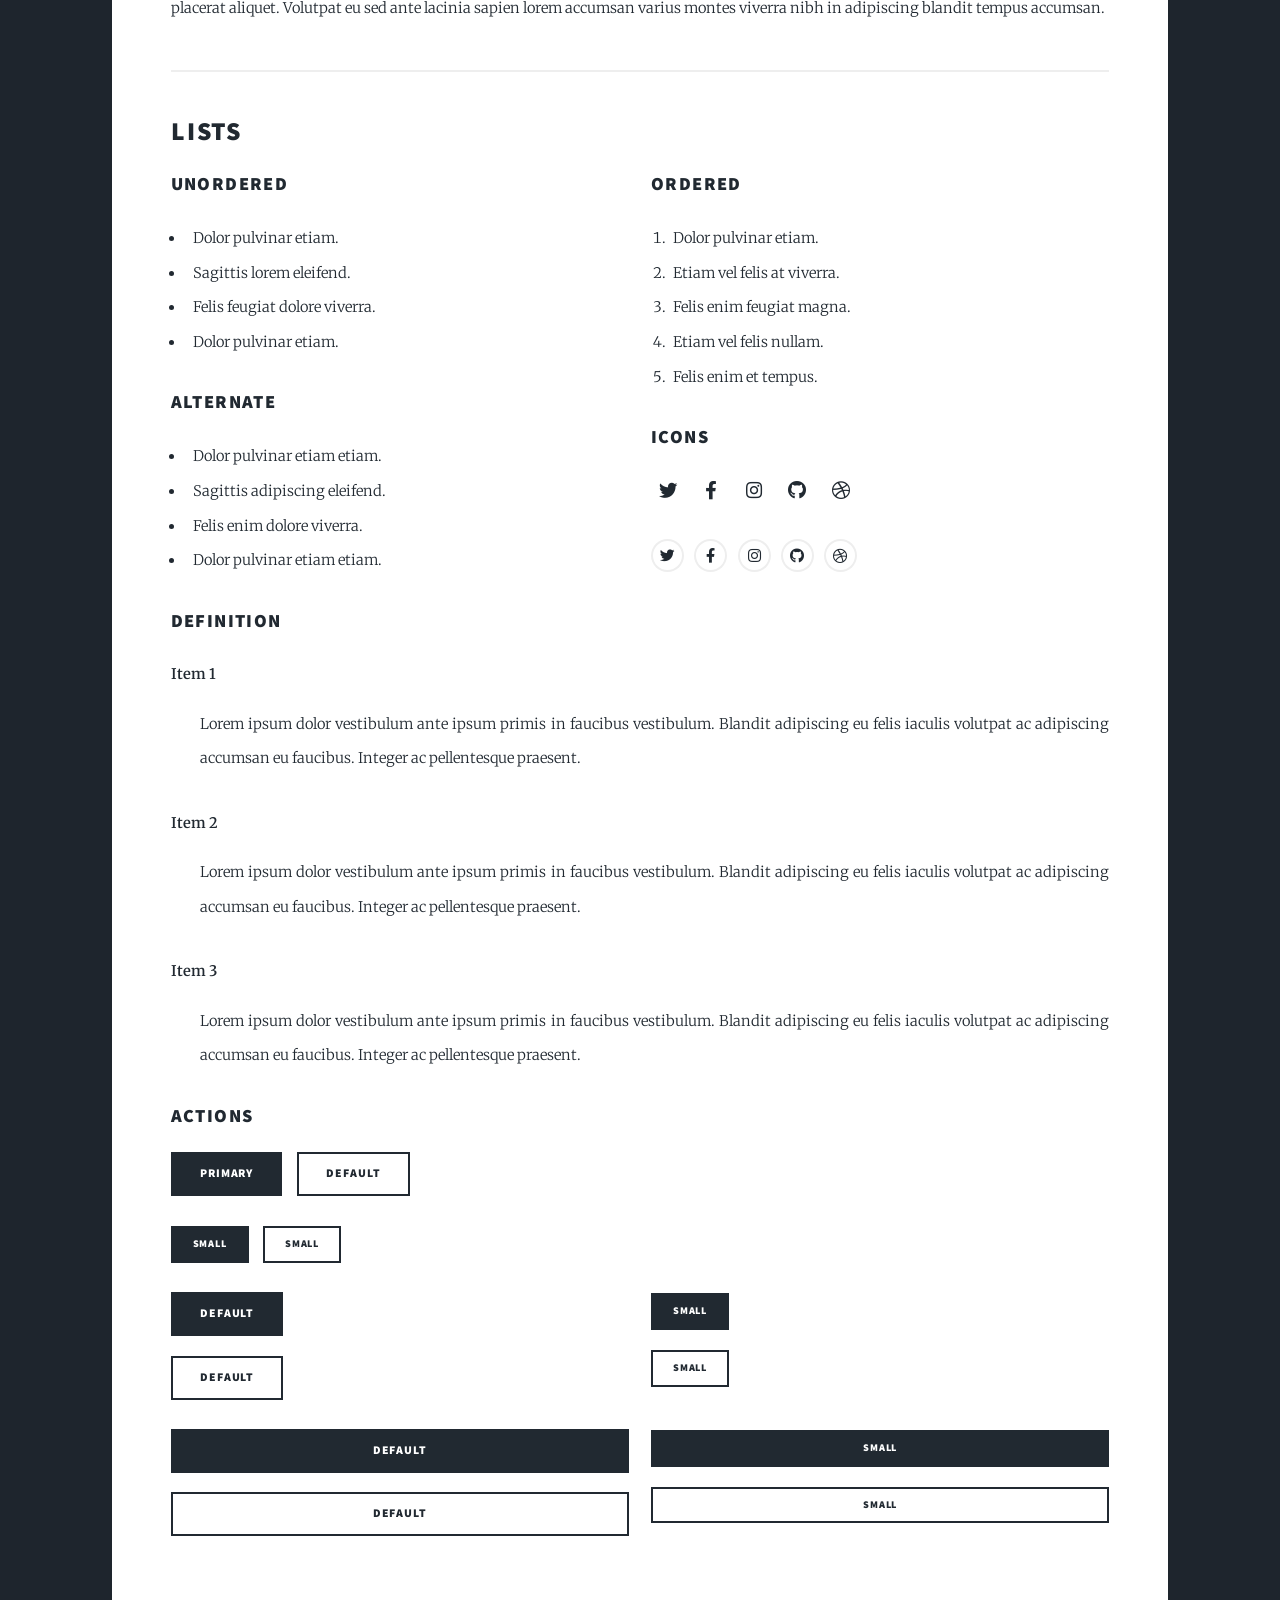
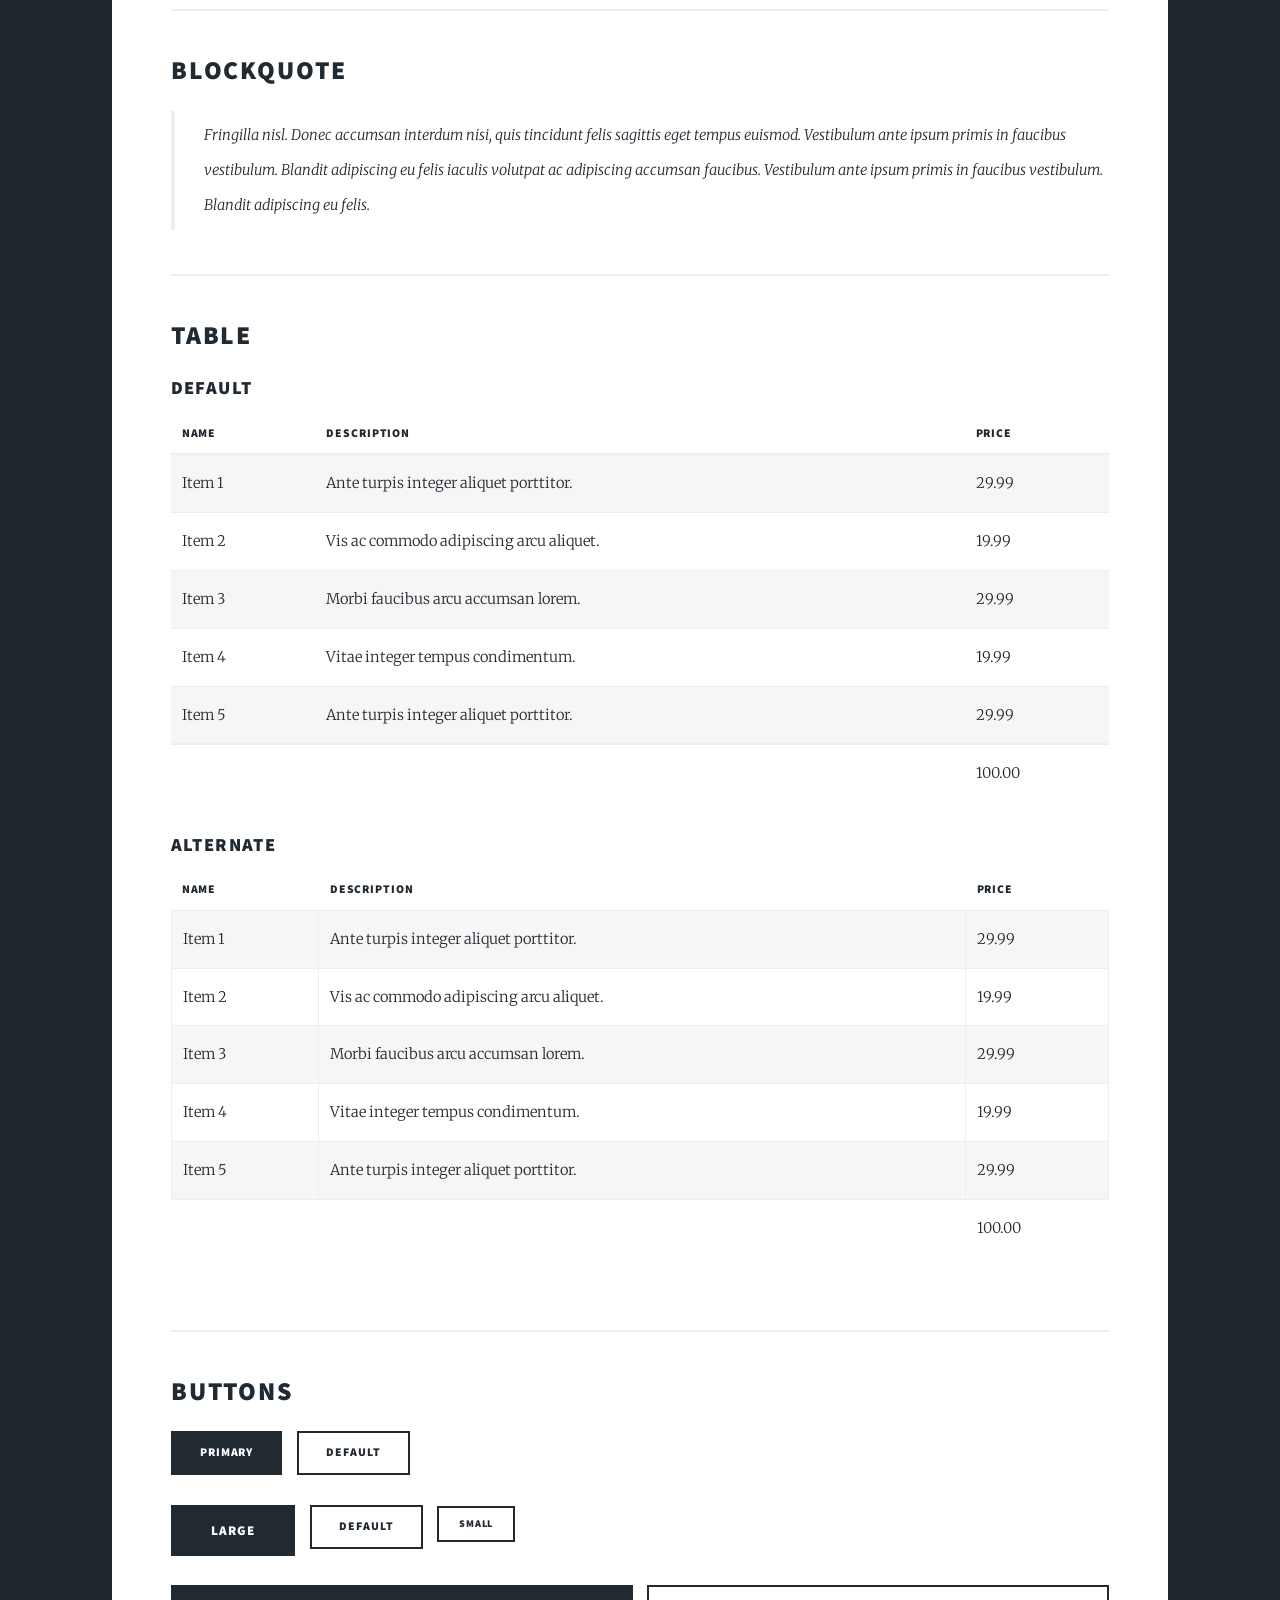
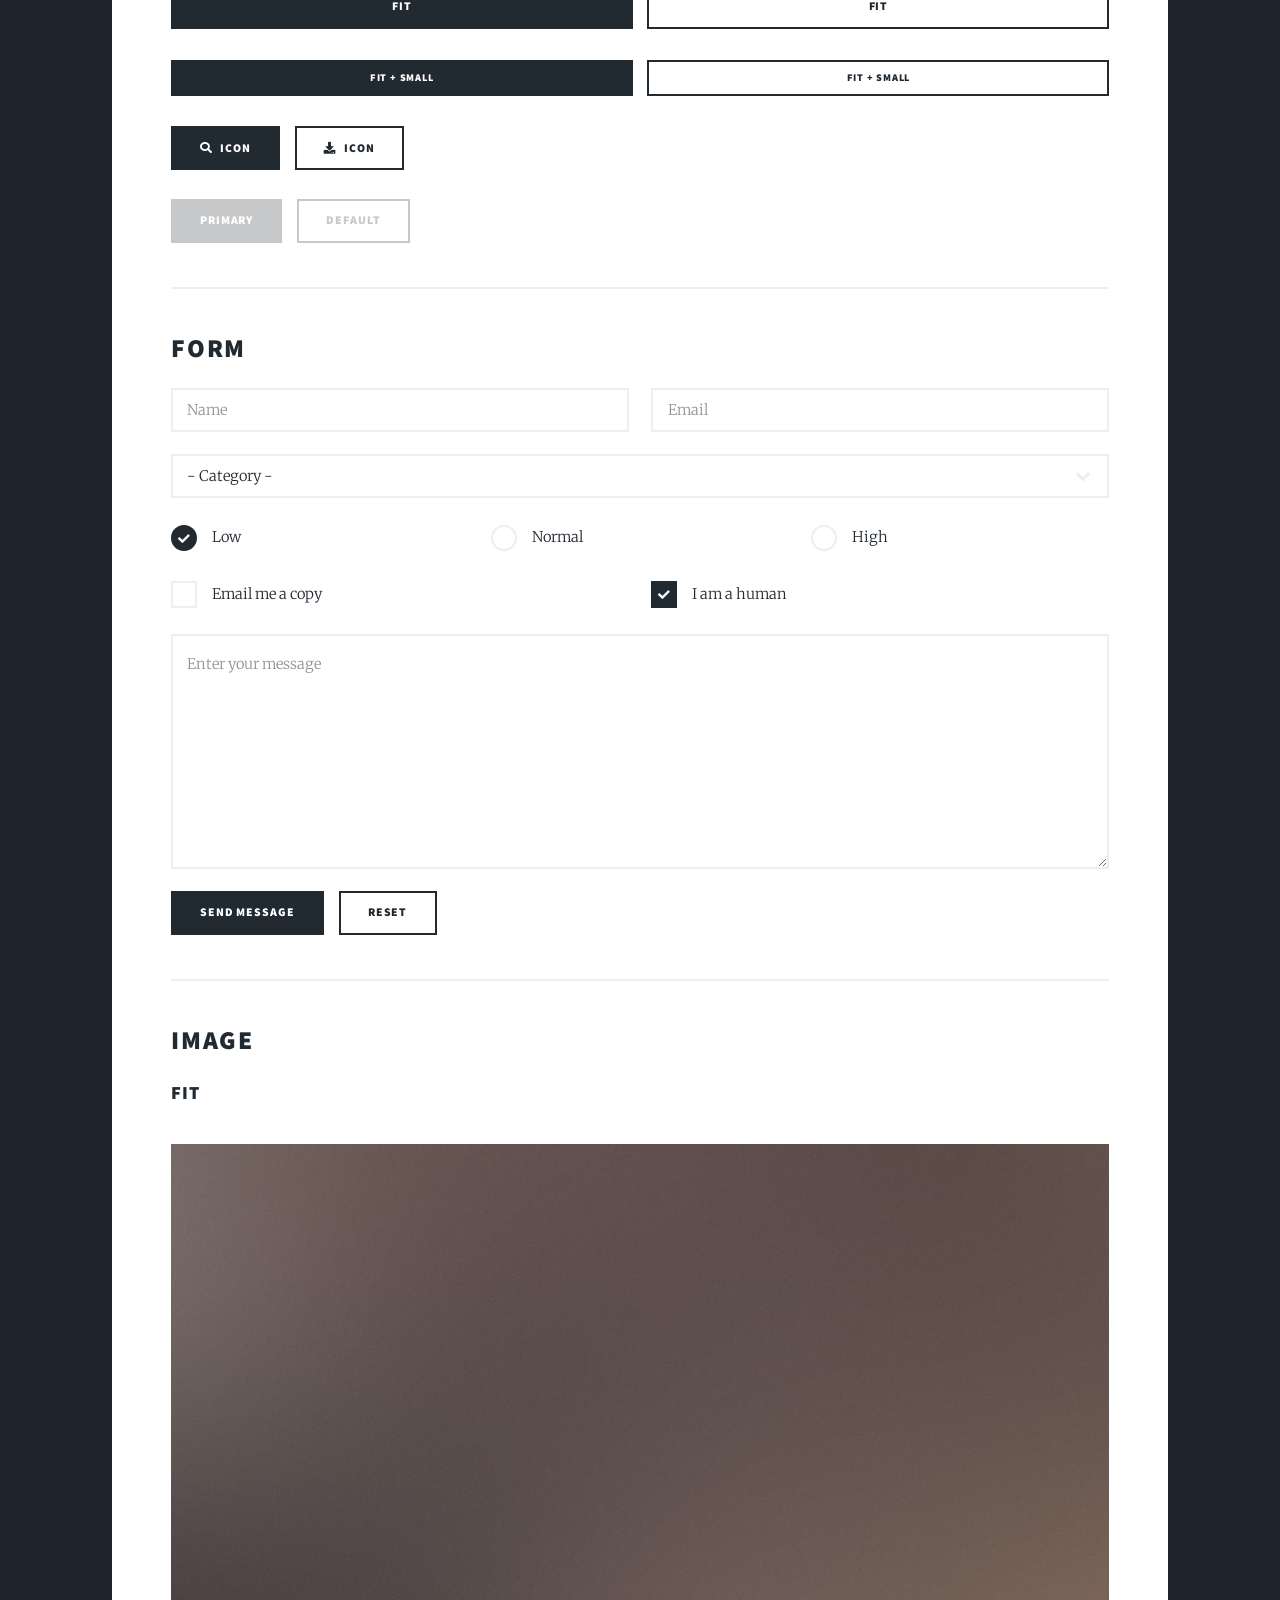
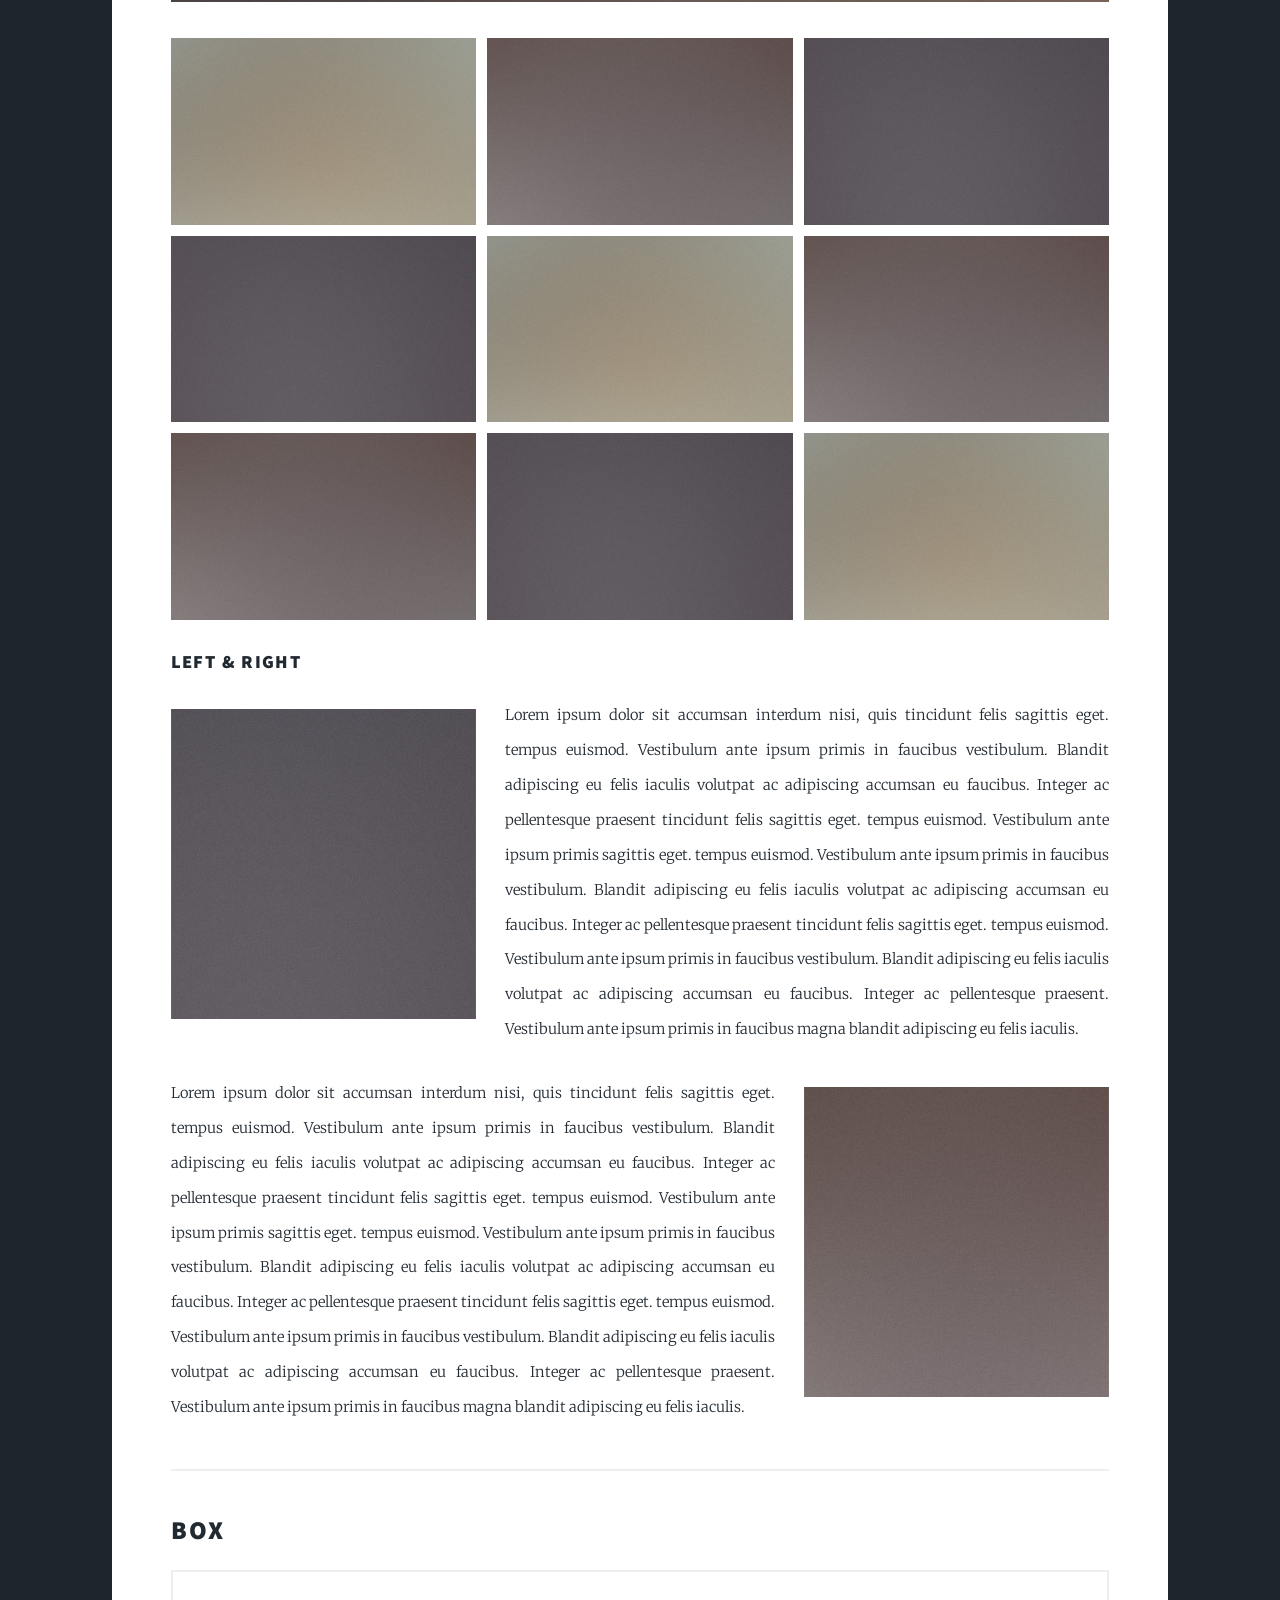
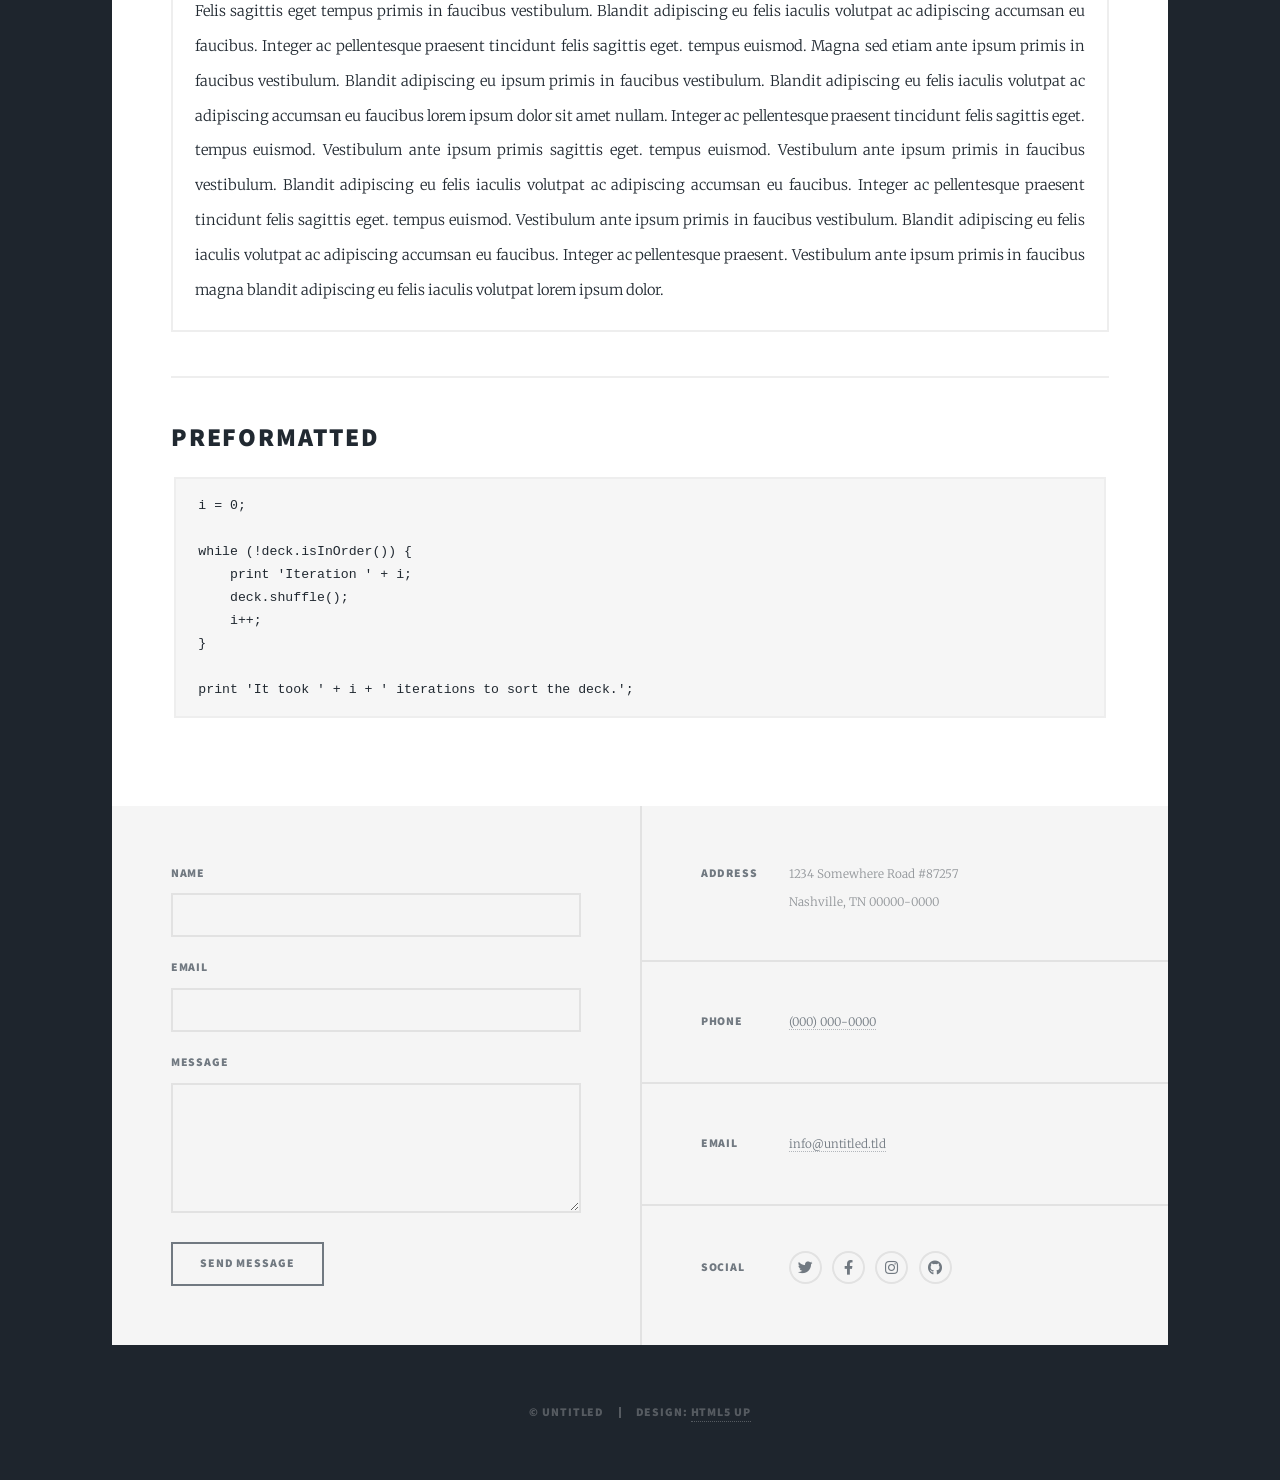
<file: elements.html>
<!DOCTYPE HTML>
<!--
	Massively by HTML5 UP
	html5up.net | @ajlkn
	Free for personal and commercial use under the CCA 3.0 license (html5up.net/license)
-->
<html>
	<head>
		<title>Elements Reference - Massively by HTML5 UP</title>
		<meta charset="utf-8" />
		<meta name="viewport" content="width=device-width, initial-scale=1, user-scalable=no" />
		<link rel="stylesheet" href="assets/css/main.css" />
		<noscript><link rel="stylesheet" href="assets/css/noscript.css" /></noscript>
	</head>
	<body class="is-preload">

		<!-- Wrapper -->
			<div id="wrapper">

				<!-- Header -->
					<header id="header">
						<a href="index.html" class="logo">Massively</a>
					</header>

				<!-- Nav -->
					<nav id="nav">
						<ul class="links">
							<li><a href="index.html">This is Massively</a></li>
							<li><a href="generic.html">Generic Page</a></li>
							<li class="active"><a href="elements.html">Elements Reference</a></li>
						</ul>
						<ul class="icons">
							<li><a href="#" class="icon brands fa-twitter"><span class="label">Twitter</span></a></li>
							<li><a href="#" class="icon brands fa-facebook-f"><span class="label">Facebook</span></a></li>
							<li><a href="#" class="icon brands fa-instagram"><span class="label">Instagram</span></a></li>
							<li><a href="#" class="icon brands fa-github"><span class="label">GitHub</span></a></li>
						</ul>
					</nav>

				<!-- Main -->
					<div id="main">

						<!-- Post -->
							<section class="post">
								<header class="major">
									<h1>Elements<br />
									Reference</h1>
								</header>

								<!-- Text stuff -->
									<h2>Text</h2>
									<p>This is <b>bold</b> and this is <strong>strong</strong>. This is <i>italic</i> and this is <em>emphasized</em>.
									This is <sup>superscript</sup> text and this is <sub>subscript</sub> text.
									This is <u>underlined</u> and this is code: <code>for (;;) { ... }</code>.
									Finally, this is a <a href="#">link</a>.</p>
									<hr />
									<h2>Heading Level 2</h2>
									<h3>Heading Level 3</h3>
									<h4>Heading Level 4</h4>
									<h5>Heading Level 5</h5>
									<h6>Heading Level 6</h6>
									<hr />
									<header>
										<h2>Heading with a Subtitle</h2>
										<p>Lorem ipsum dolor sit amet nullam id egestas urna aliquam</p>
									</header>
									<p>Nunc lacinia ante nunc ac lobortis. Interdum adipiscing gravida odio porttitor sem non mi integer non faucibus ornare mi ut ante amet placerat aliquet. Volutpat eu sed ante lacinia sapien lorem accumsan varius montes viverra nibh in adipiscing blandit tempus accumsan.</p>
									<header>
										<h3>Heading with a Subtitle</h3>
										<p>Lorem ipsum dolor sit amet nullam id egestas urna aliquam</p>
									</header>
									<p>Nunc lacinia ante nunc ac lobortis. Interdum adipiscing gravida odio porttitor sem non mi integer non faucibus ornare mi ut ante amet placerat aliquet. Volutpat eu sed ante lacinia sapien lorem accumsan varius montes viverra nibh in adipiscing blandit tempus accumsan.</p>
									<header>
										<h4>Heading with a Subtitle</h4>
										<p>Lorem ipsum dolor sit amet nullam id egestas urna aliquam</p>
									</header>
									<p>Nunc lacinia ante nunc ac lobortis. Interdum adipiscing gravida odio porttitor sem non mi integer non faucibus ornare mi ut ante amet placerat aliquet. Volutpat eu sed ante lacinia sapien lorem accumsan varius montes viverra nibh in adipiscing blandit tempus accumsan.</p>

									<hr />

								<!-- Lists -->
									<h2>Lists</h2>
									<div class="row">
										<div class="col-6 col-12-small">

											<h3>Unordered</h3>
											<ul>
												<li>Dolor pulvinar etiam.</li>
												<li>Sagittis lorem eleifend.</li>
												<li>Felis feugiat dolore viverra.</li>
												<li>Dolor pulvinar etiam.</li>
											</ul>

											<h3>Alternate</h3>
											<ul class="alt">
												<li>Dolor pulvinar etiam etiam.</li>
												<li>Sagittis adipiscing eleifend.</li>
												<li>Felis enim dolore viverra.</li>
												<li>Dolor pulvinar etiam etiam.</li>
											</ul>

										</div>
										<div class="col-6 col-12-small">

											<h3>Ordered</h3>
											<ol>
												<li>Dolor pulvinar etiam.</li>
												<li>Etiam vel felis at viverra.</li>
												<li>Felis enim feugiat magna.</li>
												<li>Etiam vel felis nullam.</li>
												<li>Felis enim et tempus.</li>
											</ol>

											<h3>Icons</h3>
											<ul class="icons">
												<li><a href="#" class="icon brands fa-twitter"><span class="label">Twitter</span></a></li>
												<li><a href="#" class="icon brands fa-facebook-f"><span class="label">Facebook</span></a></li>
												<li><a href="#" class="icon brands fa-instagram"><span class="label">Instagram</span></a></li>
												<li><a href="#" class="icon brands fa-github"><span class="label">Github</span></a></li>
												<li><a href="#" class="icon brands fa-dribbble"><span class="label">Dribbble</span></a></li>
											</ul>
											<ul class="icons alt">
												<li><a href="#" class="icon brands alt fa-twitter"><span class="label">Twitter</span></a></li>
												<li><a href="#" class="icon brands alt fa-facebook-f"><span class="label">Facebook</span></a></li>
												<li><a href="#" class="icon brands alt fa-instagram"><span class="label">Instagram</span></a></li>
												<li><a href="#" class="icon brands alt fa-github"><span class="label">Github</span></a></li>
												<li><a href="#" class="icon brands alt fa-dribbble"><span class="label">Dribbble</span></a></li>
											</ul>

										</div>
									</div>
									<h3>Definition</h3>
									<dl>
										<dt>Item 1</dt>
										<dd>
											<p>Lorem ipsum dolor vestibulum ante ipsum primis in faucibus vestibulum. Blandit adipiscing eu felis iaculis volutpat ac adipiscing accumsan eu faucibus. Integer ac pellentesque praesent.</p>
										</dd>
										<dt>Item 2</dt>
										<dd>
											<p>Lorem ipsum dolor vestibulum ante ipsum primis in faucibus vestibulum. Blandit adipiscing eu felis iaculis volutpat ac adipiscing accumsan eu faucibus. Integer ac pellentesque praesent.</p>
										</dd>
										<dt>Item 3</dt>
										<dd>
											<p>Lorem ipsum dolor vestibulum ante ipsum primis in faucibus vestibulum. Blandit adipiscing eu felis iaculis volutpat ac adipiscing accumsan eu faucibus. Integer ac pellentesque praesent.</p>
										</dd>
									</dl>

									<h3>Actions</h3>
									<ul class="actions">
										<li><a href="#" class="button primary">Primary</a></li>
										<li><a href="#" class="button">Default</a></li>
									</ul>
									<ul class="actions small">
										<li><a href="#" class="button primary small">Small</a></li>
										<li><a href="#" class="button small">Small</a></li>
									</ul>
									<div class="row">
										<div class="col-6 col-12-small">
											<ul class="actions stacked">
												<li><a href="#" class="button primary">Default</a></li>
												<li><a href="#" class="button">Default</a></li>
											</ul>
										</div>
										<div class="col-6 col-12-small">
											<ul class="actions stacked">
												<li><a href="#" class="button primary small">Small</a></li>
												<li><a href="#" class="button small">Small</a></li>
											</ul>
										</div>
									</div>
									<div class="row">
										<div class="col-6 col-12-small">
											<ul class="actions stacked">
												<li><a href="#" class="button primary fit">Default</a></li>
												<li><a href="#" class="button fit">Default</a></li>
											</ul>
										</div>
										<div class="col-6 col-12-small">
											<ul class="actions stacked">
												<li><a href="#" class="button primary small fit">Small</a></li>
												<li><a href="#" class="button small fit">Small</a></li>
											</ul>
										</div>
									</div>

									<hr />

								<!-- Blockquote -->
									<h2>Blockquote</h2>
									<blockquote>Fringilla nisl. Donec accumsan interdum nisi, quis tincidunt felis sagittis eget tempus euismod. Vestibulum ante ipsum primis in faucibus vestibulum. Blandit adipiscing eu felis iaculis volutpat ac adipiscing accumsan faucibus. Vestibulum ante ipsum primis in faucibus vestibulum. Blandit adipiscing eu felis.</blockquote>

									<hr />

								<!-- Table -->
									<h2>Table</h2>

									<h3>Default</h3>
									<div class="table-wrapper">
										<table>
											<thead>
												<tr>
													<th>Name</th>
													<th>Description</th>
													<th>Price</th>
												</tr>
											</thead>
											<tbody>
												<tr>
													<td>Item 1</td>
													<td>Ante turpis integer aliquet porttitor.</td>
													<td>29.99</td>
												</tr>
												<tr>
													<td>Item 2</td>
													<td>Vis ac commodo adipiscing arcu aliquet.</td>
													<td>19.99</td>
												</tr>
												<tr>
													<td>Item 3</td>
													<td> Morbi faucibus arcu accumsan lorem.</td>
													<td>29.99</td>
												</tr>
												<tr>
													<td>Item 4</td>
													<td>Vitae integer tempus condimentum.</td>
													<td>19.99</td>
												</tr>
												<tr>
													<td>Item 5</td>
													<td>Ante turpis integer aliquet porttitor.</td>
													<td>29.99</td>
												</tr>
											</tbody>
											<tfoot>
												<tr>
													<td colspan="2"></td>
													<td>100.00</td>
												</tr>
											</tfoot>
										</table>
									</div>

									<h3>Alternate</h3>
									<div class="table-wrapper">
										<table class="alt">
											<thead>
												<tr>
													<th>Name</th>
													<th>Description</th>
													<th>Price</th>
												</tr>
											</thead>
											<tbody>
												<tr>
													<td>Item 1</td>
													<td>Ante turpis integer aliquet porttitor.</td>
													<td>29.99</td>
												</tr>
												<tr>
													<td>Item 2</td>
													<td>Vis ac commodo adipiscing arcu aliquet.</td>
													<td>19.99</td>
												</tr>
												<tr>
													<td>Item 3</td>
													<td> Morbi faucibus arcu accumsan lorem.</td>
													<td>29.99</td>
												</tr>
												<tr>
													<td>Item 4</td>
													<td>Vitae integer tempus condimentum.</td>
													<td>19.99</td>
												</tr>
												<tr>
													<td>Item 5</td>
													<td>Ante turpis integer aliquet porttitor.</td>
													<td>29.99</td>
												</tr>
											</tbody>
											<tfoot>
												<tr>
													<td colspan="2"></td>
													<td>100.00</td>
												</tr>
											</tfoot>
										</table>
									</div>

									<hr />

								<!-- Buttons -->
									<h2>Buttons</h2>
									<ul class="actions">
										<li><a href="#" class="button primary">Primary</a></li>
										<li><a href="#" class="button">Default</a></li>
									</ul>
									<ul class="actions">
										<li><a href="#" class="button primary large">Large</a></li>
										<li><a href="#" class="button">Default</a></li>
										<li><a href="#" class="button small">Small</a></li>
									</ul>
									<ul class="actions fit">
										<li><a href="#" class="button primary fit">Fit</a></li>
										<li><a href="#" class="button fit">Fit</a></li>
									</ul>
									<ul class="actions fit small">
										<li><a href="#" class="button primary fit small">Fit + Small</a></li>
										<li><a href="#" class="button fit small">Fit + Small</a></li>
									</ul>
									<ul class="actions">
										<li><a href="#" class="button primary icon solid fa-search">Icon</a></li>
										<li><a href="#" class="button icon solid fa-download">Icon</a></li>
									</ul>
									<ul class="actions">
										<li><span class="button primary disabled">Primary</span></li>
										<li><span class="button disabled">Default</span></li>
									</ul>

									<hr />

								<!-- Form -->
									<h2>Form</h2>

									<form method="post" action="#">
										<div class="row gtr-uniform">
											<div class="col-6 col-12-xsmall">
												<input type="text" name="demo-name" id="demo-name" value="" placeholder="Name" />
											</div>
											<div class="col-6 col-12-xsmall">
												<input type="email" name="demo-email" id="demo-email" value="" placeholder="Email" />
											</div>
											<!-- Break -->
											<div class="col-12">
												<select name="demo-category" id="demo-category">
													<option value="">- Category -</option>
													<option value="1">Manufacturing</option>
													<option value="1">Shipping</option>
													<option value="1">Administration</option>
													<option value="1">Human Resources</option>
												</select>
											</div>
											<!-- Break -->
											<div class="col-4 col-12-small">
												<input type="radio" id="demo-priority-low" name="demo-priority" checked>
												<label for="demo-priority-low">Low</label>
											</div>
											<div class="col-4 col-12-small">
												<input type="radio" id="demo-priority-normal" name="demo-priority">
												<label for="demo-priority-normal">Normal</label>
											</div>
											<div class="col-4 col-12-small">
												<input type="radio" id="demo-priority-high" name="demo-priority">
												<label for="demo-priority-high">High</label>
											</div>
											<!-- Break -->
											<div class="col-6 col-12-small">
												<input type="checkbox" id="demo-copy" name="demo-copy">
												<label for="demo-copy">Email me a copy</label>
											</div>
											<div class="col-6 col-12-small">
												<input type="checkbox" id="demo-human" name="demo-human" checked>
												<label for="demo-human">I am a human</label>
											</div>
											<!-- Break -->
											<div class="col-12">
												<textarea name="demo-message" id="demo-message" placeholder="Enter your message" rows="6"></textarea>
											</div>
											<!-- Break -->
											<div class="col-12">
												<ul class="actions">
													<li><input type="submit" value="Send Message" class="primary" /></li>
													<li><input type="reset" value="Reset" /></li>
												</ul>
											</div>
										</div>
									</form>

									<hr />

								<!-- Image -->
									<h2>Image</h2>

									<h3>Fit</h3>
									<span class="image fit"><img src="images/pic01.jpg" alt="" /></span>
									<div class="box alt">
										<div class="row gtr-50 gtr-uniform">
											<div class="col-4"><span class="image fit"><img src="images/pic02.jpg" alt="" /></span></div>
											<div class="col-4"><span class="image fit"><img src="images/pic03.jpg" alt="" /></span></div>
											<div class="col-4"><span class="image fit"><img src="images/pic04.jpg" alt="" /></span></div>
											<!-- Break -->
											<div class="col-4"><span class="image fit"><img src="images/pic04.jpg" alt="" /></span></div>
											<div class="col-4"><span class="image fit"><img src="images/pic02.jpg" alt="" /></span></div>
											<div class="col-4"><span class="image fit"><img src="images/pic03.jpg" alt="" /></span></div>
											<!-- Break -->
											<div class="col-4"><span class="image fit"><img src="images/pic03.jpg" alt="" /></span></div>
											<div class="col-4"><span class="image fit"><img src="images/pic04.jpg" alt="" /></span></div>
											<div class="col-4"><span class="image fit"><img src="images/pic02.jpg" alt="" /></span></div>
										</div>
									</div>

									<h3>Left &amp; Right</h3>
									<p><span class="image left"><img src="images/pic08.jpg" alt="" /></span>Lorem ipsum dolor sit accumsan interdum nisi, quis tincidunt felis sagittis eget. tempus euismod. Vestibulum ante ipsum primis in faucibus vestibulum. Blandit adipiscing eu felis iaculis volutpat ac adipiscing accumsan eu faucibus. Integer ac pellentesque praesent tincidunt felis sagittis eget. tempus euismod. Vestibulum ante ipsum primis sagittis eget. tempus euismod. Vestibulum ante ipsum primis in faucibus vestibulum. Blandit adipiscing eu felis iaculis volutpat ac adipiscing accumsan eu faucibus. Integer ac pellentesque praesent tincidunt felis sagittis eget. tempus euismod. Vestibulum ante ipsum primis in faucibus vestibulum. Blandit adipiscing eu felis iaculis volutpat ac adipiscing accumsan eu faucibus. Integer ac pellentesque praesent. Vestibulum ante ipsum primis in faucibus magna blandit adipiscing eu felis iaculis.</p>
									<p><span class="image right"><img src="images/pic09.jpg" alt="" /></span>Lorem ipsum dolor sit accumsan interdum nisi, quis tincidunt felis sagittis eget. tempus euismod. Vestibulum ante ipsum primis in faucibus vestibulum. Blandit adipiscing eu felis iaculis volutpat ac adipiscing accumsan eu faucibus. Integer ac pellentesque praesent tincidunt felis sagittis eget. tempus euismod. Vestibulum ante ipsum primis sagittis eget. tempus euismod. Vestibulum ante ipsum primis in faucibus vestibulum. Blandit adipiscing eu felis iaculis volutpat ac adipiscing accumsan eu faucibus. Integer ac pellentesque praesent tincidunt felis sagittis eget. tempus euismod. Vestibulum ante ipsum primis in faucibus vestibulum. Blandit adipiscing eu felis iaculis volutpat ac adipiscing accumsan eu faucibus. Integer ac pellentesque praesent. Vestibulum ante ipsum primis in faucibus magna blandit adipiscing eu felis iaculis.</p>

									<hr />

								<!-- Box -->
									<h2>Box</h2>
									<div class="box">
										<p>Felis sagittis eget tempus primis in faucibus vestibulum. Blandit adipiscing eu felis iaculis volutpat ac adipiscing accumsan eu faucibus. Integer ac pellentesque praesent tincidunt felis sagittis eget. tempus euismod. Magna sed etiam ante ipsum primis in faucibus vestibulum. Blandit adipiscing eu ipsum primis in faucibus vestibulum. Blandit adipiscing eu felis iaculis volutpat ac adipiscing accumsan eu faucibus lorem ipsum dolor sit amet nullam. Integer ac pellentesque praesent tincidunt felis sagittis eget. tempus euismod. Vestibulum ante ipsum primis sagittis eget. tempus euismod. Vestibulum ante ipsum primis in faucibus vestibulum. Blandit adipiscing eu felis iaculis volutpat ac adipiscing accumsan eu faucibus. Integer ac pellentesque praesent tincidunt felis sagittis eget. tempus euismod. Vestibulum ante ipsum primis in faucibus vestibulum. Blandit adipiscing eu felis iaculis volutpat ac adipiscing accumsan eu faucibus. Integer ac pellentesque praesent. Vestibulum ante ipsum primis in faucibus magna blandit adipiscing eu felis iaculis volutpat lorem ipsum dolor.</p>
									</div>

									<hr />

								<!-- Preformatted Code -->
									<h2>Preformatted</h2>
									<pre><code>i = 0;

while (!deck.isInOrder()) {
    print 'Iteration ' + i;
    deck.shuffle();
    i++;
}

print 'It took ' + i + ' iterations to sort the deck.';
</code></pre>

							</section>

					</div>

				<!-- Footer -->
					<footer id="footer">
						<section>
							<form method="post" action="#">
								<div class="fields">
									<div class="field">
										<label for="name">Name</label>
										<input type="text" name="name" id="name" />
									</div>
									<div class="field">
										<label for="email">Email</label>
										<input type="text" name="email" id="email" />
									</div>
									<div class="field">
										<label for="message">Message</label>
										<textarea name="message" id="message" rows="3"></textarea>
									</div>
								</div>
								<ul class="actions">
									<li><input type="submit" value="Send Message" /></li>
								</ul>
							</form>
						</section>
						<section class="split contact">
							<section class="alt">
								<h3>Address</h3>
								<p>1234 Somewhere Road #87257<br />
								Nashville, TN 00000-0000</p>
							</section>
							<section>
								<h3>Phone</h3>
								<p><a href="#">(000) 000-0000</a></p>
							</section>
							<section>
								<h3>Email</h3>
								<p><a href="#">info@untitled.tld</a></p>
							</section>
							<section>
								<h3>Social</h3>
								<ul class="icons alt">
									<li><a href="#" class="icon brands alt fa-twitter"><span class="label">Twitter</span></a></li>
									<li><a href="#" class="icon brands alt fa-facebook-f"><span class="label">Facebook</span></a></li>
									<li><a href="#" class="icon brands alt fa-instagram"><span class="label">Instagram</span></a></li>
									<li><a href="#" class="icon brands alt fa-github"><span class="label">GitHub</span></a></li>
								</ul>
							</section>
						</section>
					</footer>

				<!-- Copyright -->
					<div id="copyright">
						<ul><li>&copy; Untitled</li><li>Design: <a href="https://html5up.net">HTML5 UP</a></li></ul>
					</div>

			</div>

		<!-- Scripts -->
			<script src="assets/js/jquery.min.js"></script>
			<script src="assets/js/jquery.scrollex.min.js"></script>
			<script src="assets/js/jquery.scrolly.min.js"></script>
			<script src="assets/js/browser.min.js"></script>
			<script src="assets/js/breakpoints.min.js"></script>
			<script src="assets/js/util.js"></script>
			<script src="assets/js/main.js"></script>

	</body>
</html>
</file>
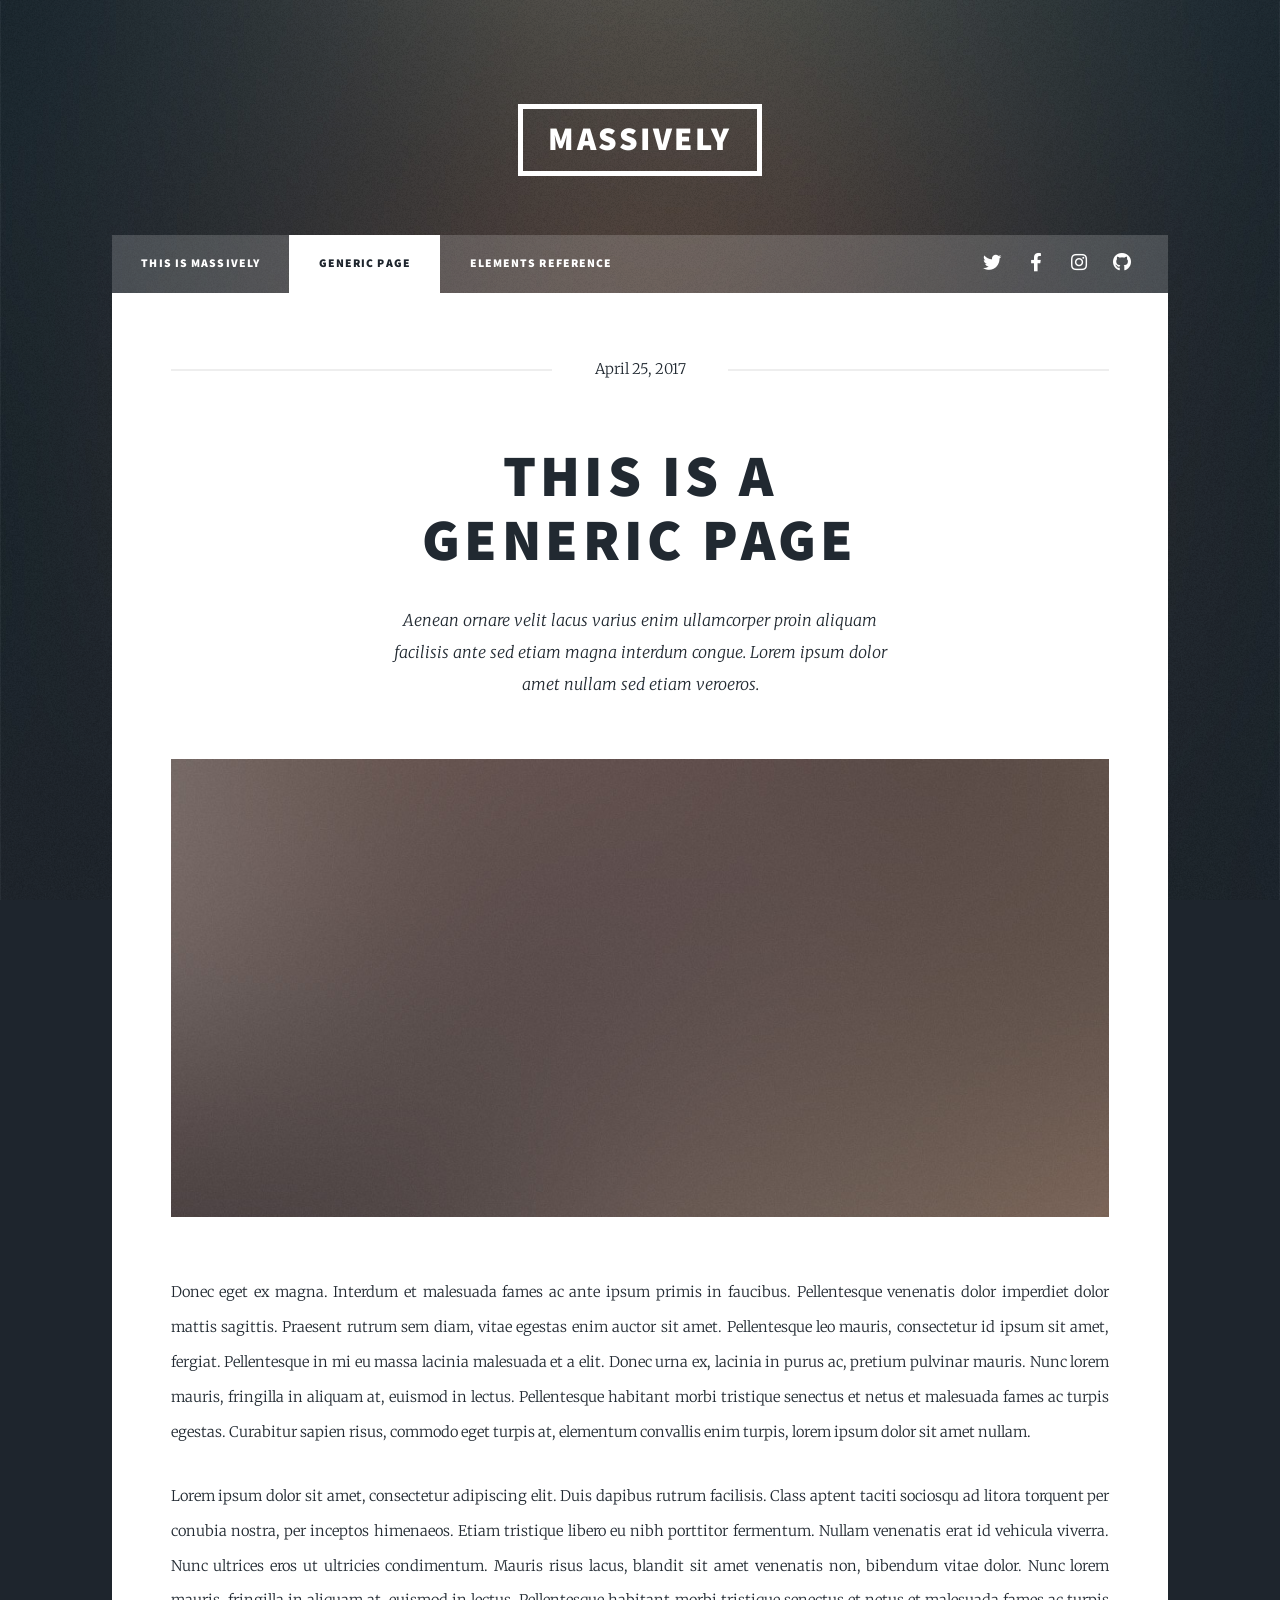
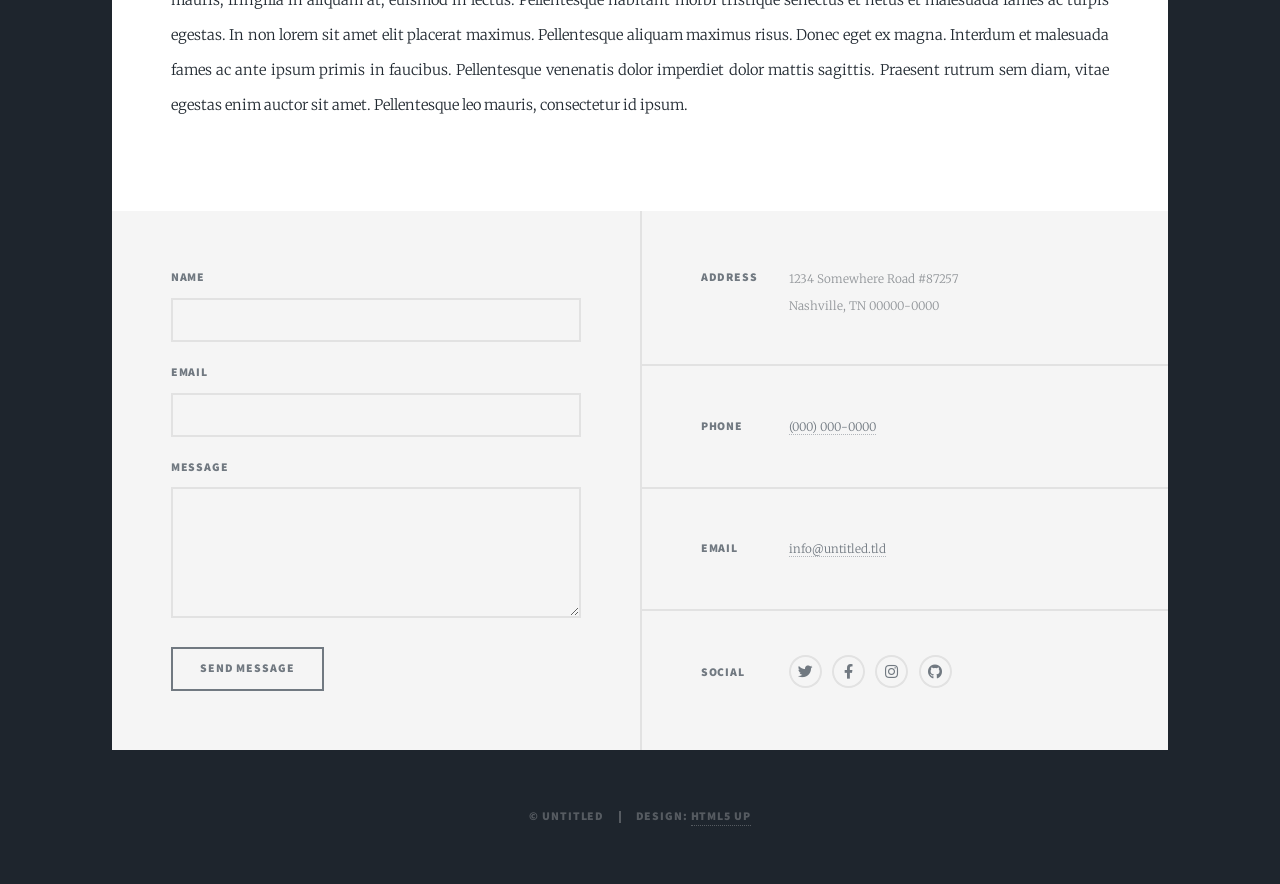
<file: generic.html>
<!DOCTYPE HTML>
<!--
	Massively by HTML5 UP
	html5up.net | @ajlkn
	Free for personal and commercial use under the CCA 3.0 license (html5up.net/license)
-->
<html>
	<head>
		<title>Generic Page - Massively by HTML5 UP</title>
		<meta charset="utf-8" />
		<meta name="viewport" content="width=device-width, initial-scale=1, user-scalable=no" />
		<link rel="stylesheet" href="assets/css/main.css" />
		<noscript><link rel="stylesheet" href="assets/css/noscript.css" /></noscript>
	</head>
	<body class="is-preload">

		<!-- Wrapper -->
			<div id="wrapper">

				<!-- Header -->
					<header id="header">
						<a href="index.html" class="logo">Massively</a>
					</header>

				<!-- Nav -->
					<nav id="nav">
						<ul class="links">
							<li><a href="index.html">This is Massively</a></li>
							<li class="active"><a href="generic.html">Generic Page</a></li>
							<li><a href="elements.html">Elements Reference</a></li>
						</ul>
						<ul class="icons">
							<li><a href="#" class="icon brands fa-twitter"><span class="label">Twitter</span></a></li>
							<li><a href="#" class="icon brands fa-facebook-f"><span class="label">Facebook</span></a></li>
							<li><a href="#" class="icon brands fa-instagram"><span class="label">Instagram</span></a></li>
							<li><a href="#" class="icon brands fa-github"><span class="label">GitHub</span></a></li>
						</ul>
					</nav>

				<!-- Main -->
					<div id="main">

						<!-- Post -->
							<section class="post">
								<header class="major">
									<span class="date">April 25, 2017</span>
									<h1>This is a<br />
									Generic Page</h1>
									<p>Aenean ornare velit lacus varius enim ullamcorper proin aliquam<br />
									facilisis ante sed etiam magna interdum congue. Lorem ipsum dolor<br />
									amet nullam sed etiam veroeros.</p>
								</header>
								<div class="image main"><img src="images/pic01.jpg" alt="" /></div>
								<p>Donec eget ex magna. Interdum et malesuada fames ac ante ipsum primis in faucibus. Pellentesque venenatis dolor imperdiet dolor mattis sagittis. Praesent rutrum sem diam, vitae egestas enim auctor sit amet. Pellentesque leo mauris, consectetur id ipsum sit amet, fergiat. Pellentesque in mi eu massa lacinia malesuada et a elit. Donec urna ex, lacinia in purus ac, pretium pulvinar mauris. Nunc lorem mauris, fringilla in aliquam at, euismod in lectus. Pellentesque habitant morbi tristique senectus et netus et malesuada fames ac turpis egestas. Curabitur sapien risus, commodo eget turpis at, elementum convallis enim turpis, lorem ipsum dolor sit amet nullam.</p>
								<p>Lorem ipsum dolor sit amet, consectetur adipiscing elit. Duis dapibus rutrum facilisis. Class aptent taciti sociosqu ad litora torquent per conubia nostra, per inceptos himenaeos. Etiam tristique libero eu nibh porttitor fermentum. Nullam venenatis erat id vehicula viverra. Nunc ultrices eros ut ultricies condimentum. Mauris risus lacus, blandit sit amet venenatis non, bibendum vitae dolor. Nunc lorem mauris, fringilla in aliquam at, euismod in lectus. Pellentesque habitant morbi tristique senectus et netus et malesuada fames ac turpis egestas. In non lorem sit amet elit placerat maximus. Pellentesque aliquam maximus risus. Donec eget ex magna. Interdum et malesuada fames ac ante ipsum primis in faucibus. Pellentesque venenatis dolor imperdiet dolor mattis sagittis. Praesent rutrum sem diam, vitae egestas enim auctor sit amet. Pellentesque leo mauris, consectetur id ipsum.</p>
							</section>

					</div>

				<!-- Footer -->
					<footer id="footer">
						<section>
							<form method="post" action="#">
								<div class="fields">
									<div class="field">
										<label for="name">Name</label>
										<input type="text" name="name" id="name" />
									</div>
									<div class="field">
										<label for="email">Email</label>
										<input type="text" name="email" id="email" />
									</div>
									<div class="field">
										<label for="message">Message</label>
										<textarea name="message" id="message" rows="3"></textarea>
									</div>
								</div>
								<ul class="actions">
									<li><input type="submit" value="Send Message" /></li>
								</ul>
							</form>
						</section>
						<section class="split contact">
							<section class="alt">
								<h3>Address</h3>
								<p>1234 Somewhere Road #87257<br />
								Nashville, TN 00000-0000</p>
							</section>
							<section>
								<h3>Phone</h3>
								<p><a href="#">(000) 000-0000</a></p>
							</section>
							<section>
								<h3>Email</h3>
								<p><a href="#">info@untitled.tld</a></p>
							</section>
							<section>
								<h3>Social</h3>
								<ul class="icons alt">
									<li><a href="#" class="icon brands alt fa-twitter"><span class="label">Twitter</span></a></li>
									<li><a href="#" class="icon brands alt fa-facebook-f"><span class="label">Facebook</span></a></li>
									<li><a href="#" class="icon brands alt fa-instagram"><span class="label">Instagram</span></a></li>
									<li><a href="#" class="icon brands alt fa-github"><span class="label">GitHub</span></a></li>
								</ul>
							</section>
						</section>
					</footer>

				<!-- Copyright -->
					<div id="copyright">
						<ul><li>&copy; Untitled</li><li>Design: <a href="https://html5up.net">HTML5 UP</a></li></ul>
					</div>

			</div>

		<!-- Scripts -->
			<script src="assets/js/jquery.min.js"></script>
			<script src="assets/js/jquery.scrollex.min.js"></script>
			<script src="assets/js/jquery.scrolly.min.js"></script>
			<script src="assets/js/browser.min.js"></script>
			<script src="assets/js/breakpoints.min.js"></script>
			<script src="assets/js/util.js"></script>
			<script src="assets/js/main.js"></script>

	</body>
</html>
</file>
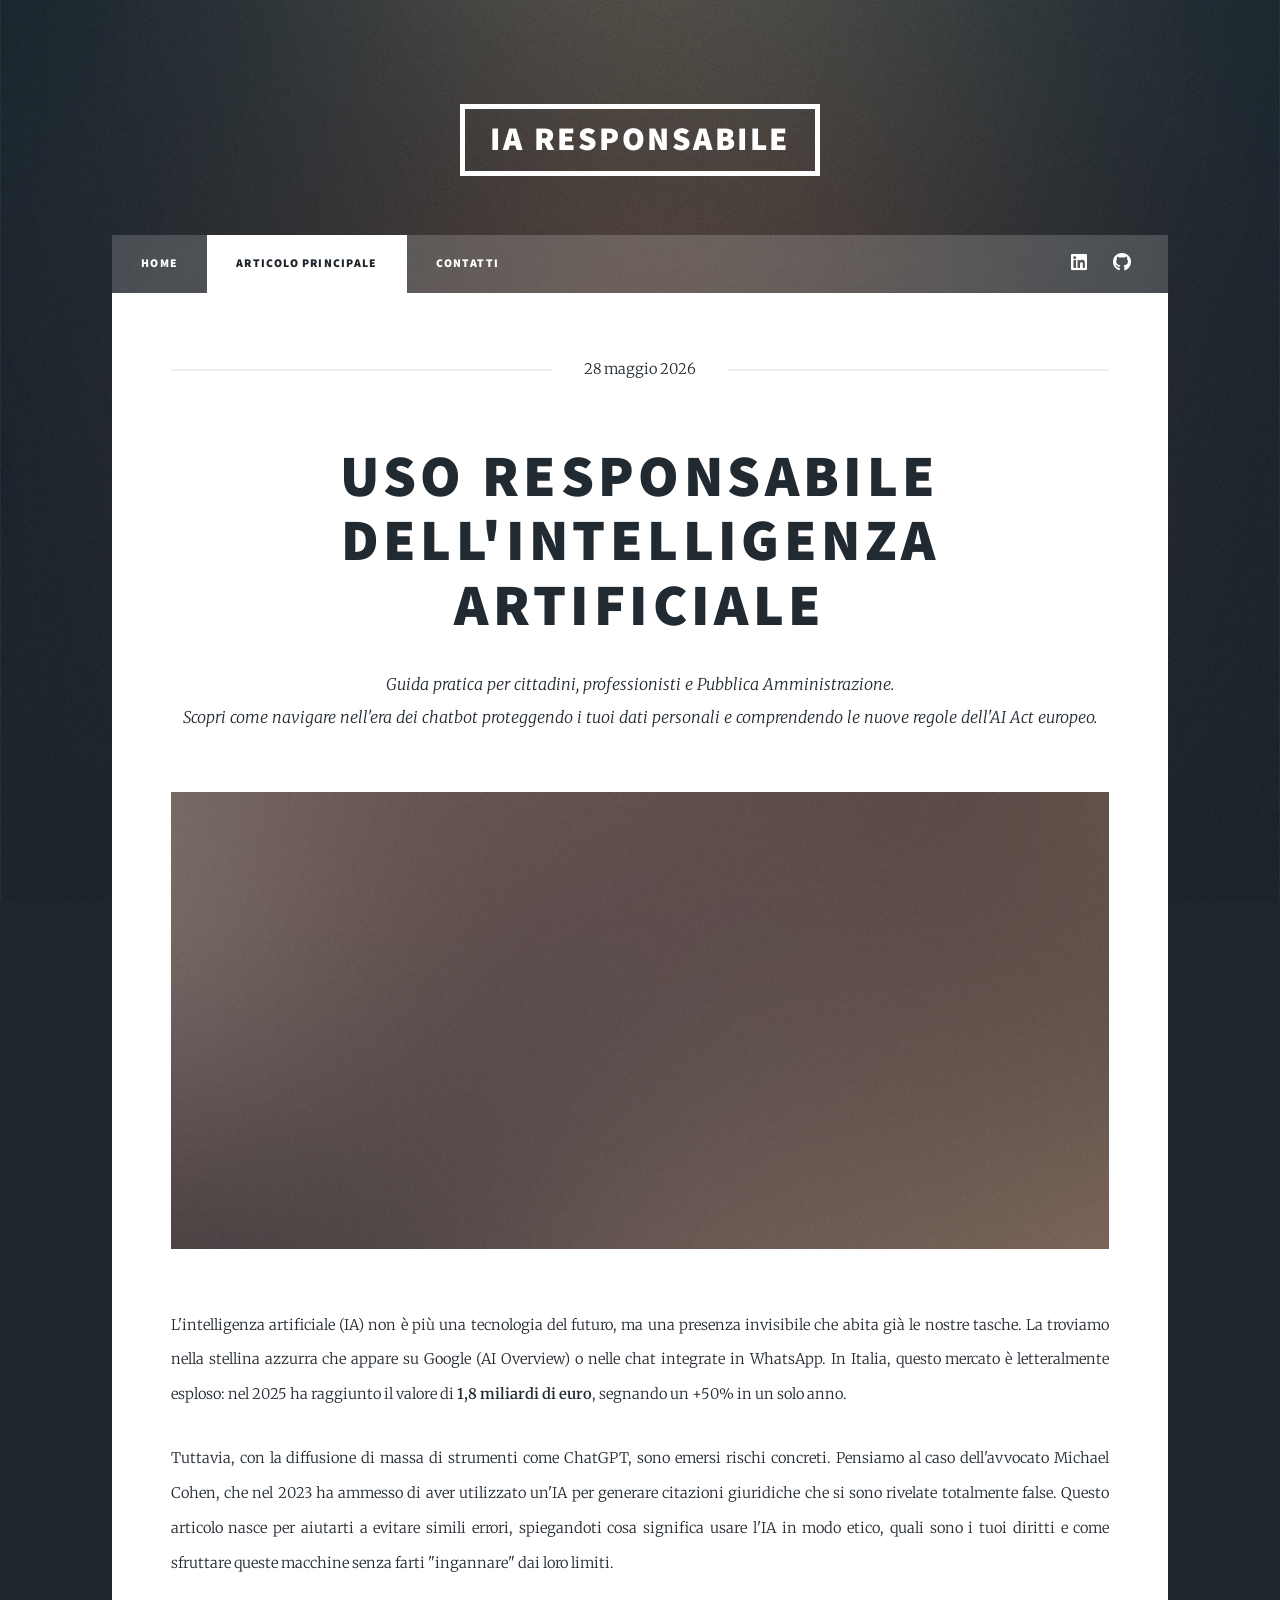
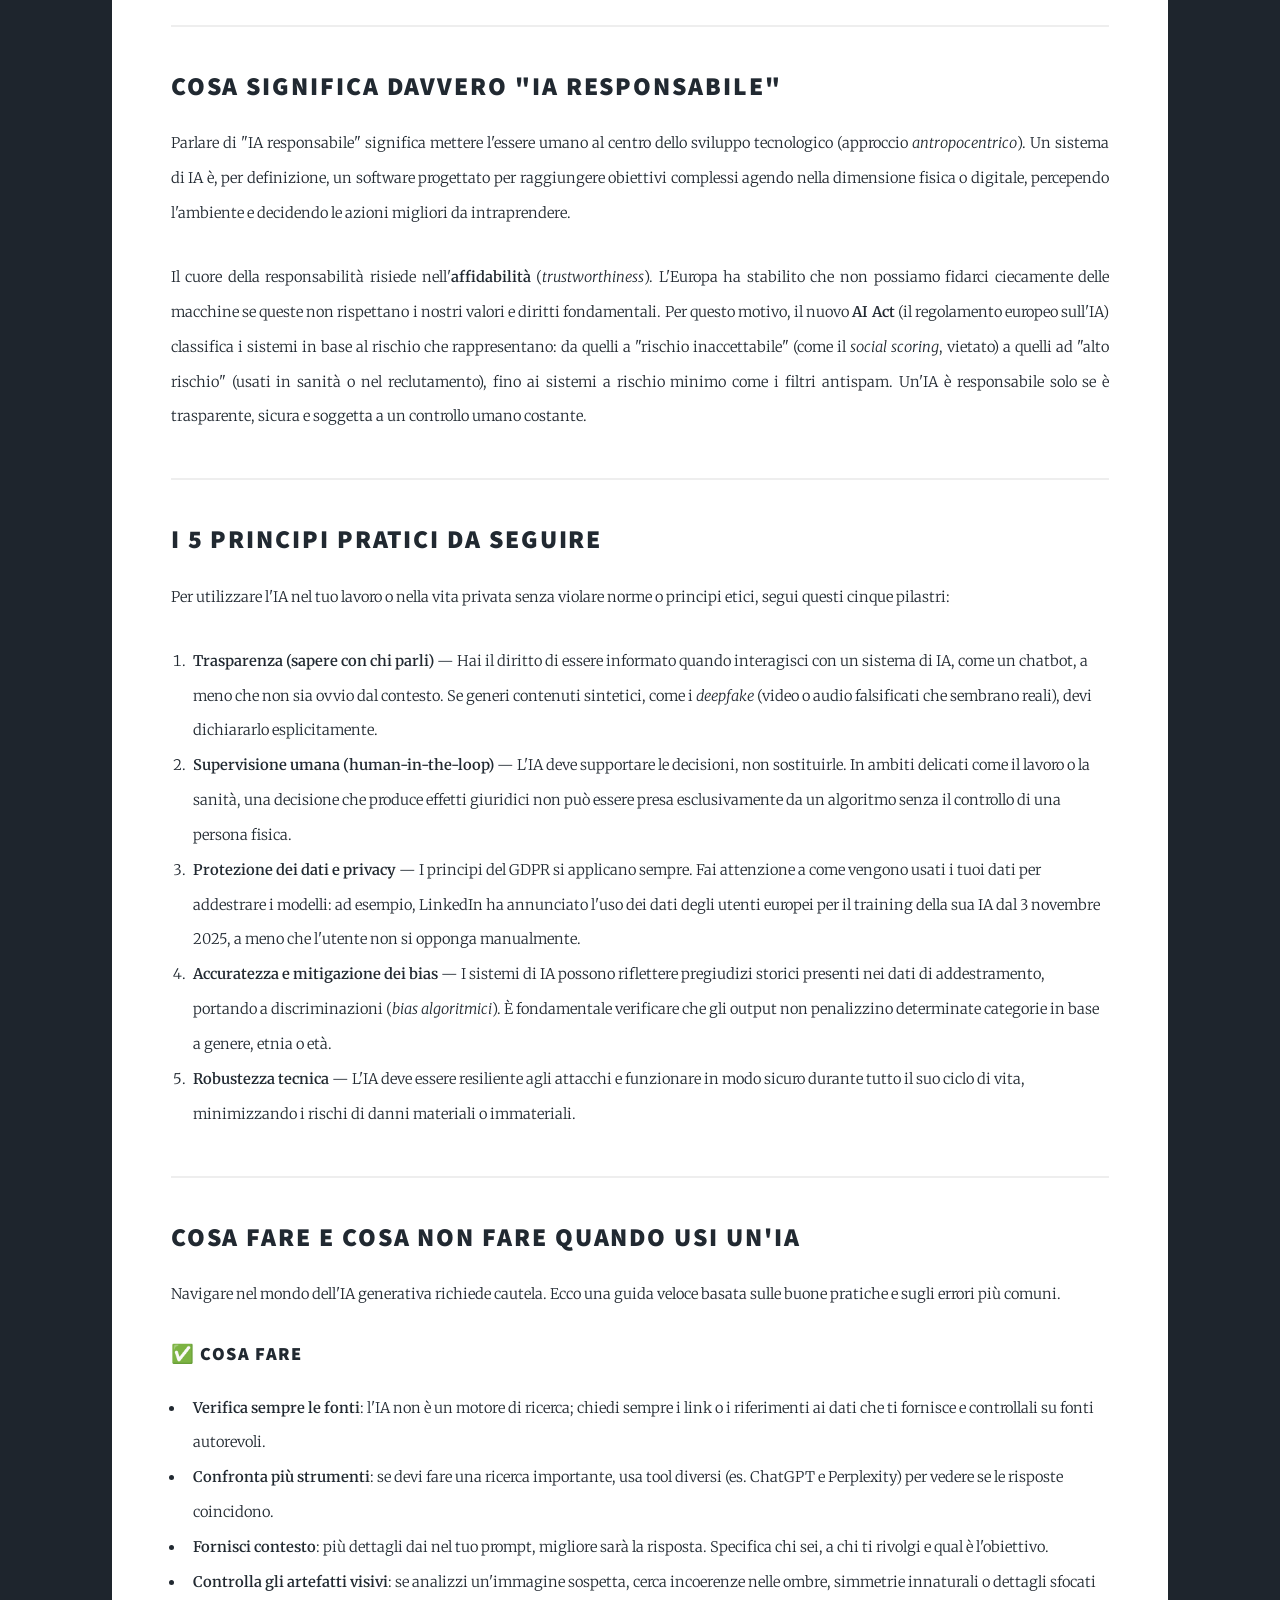
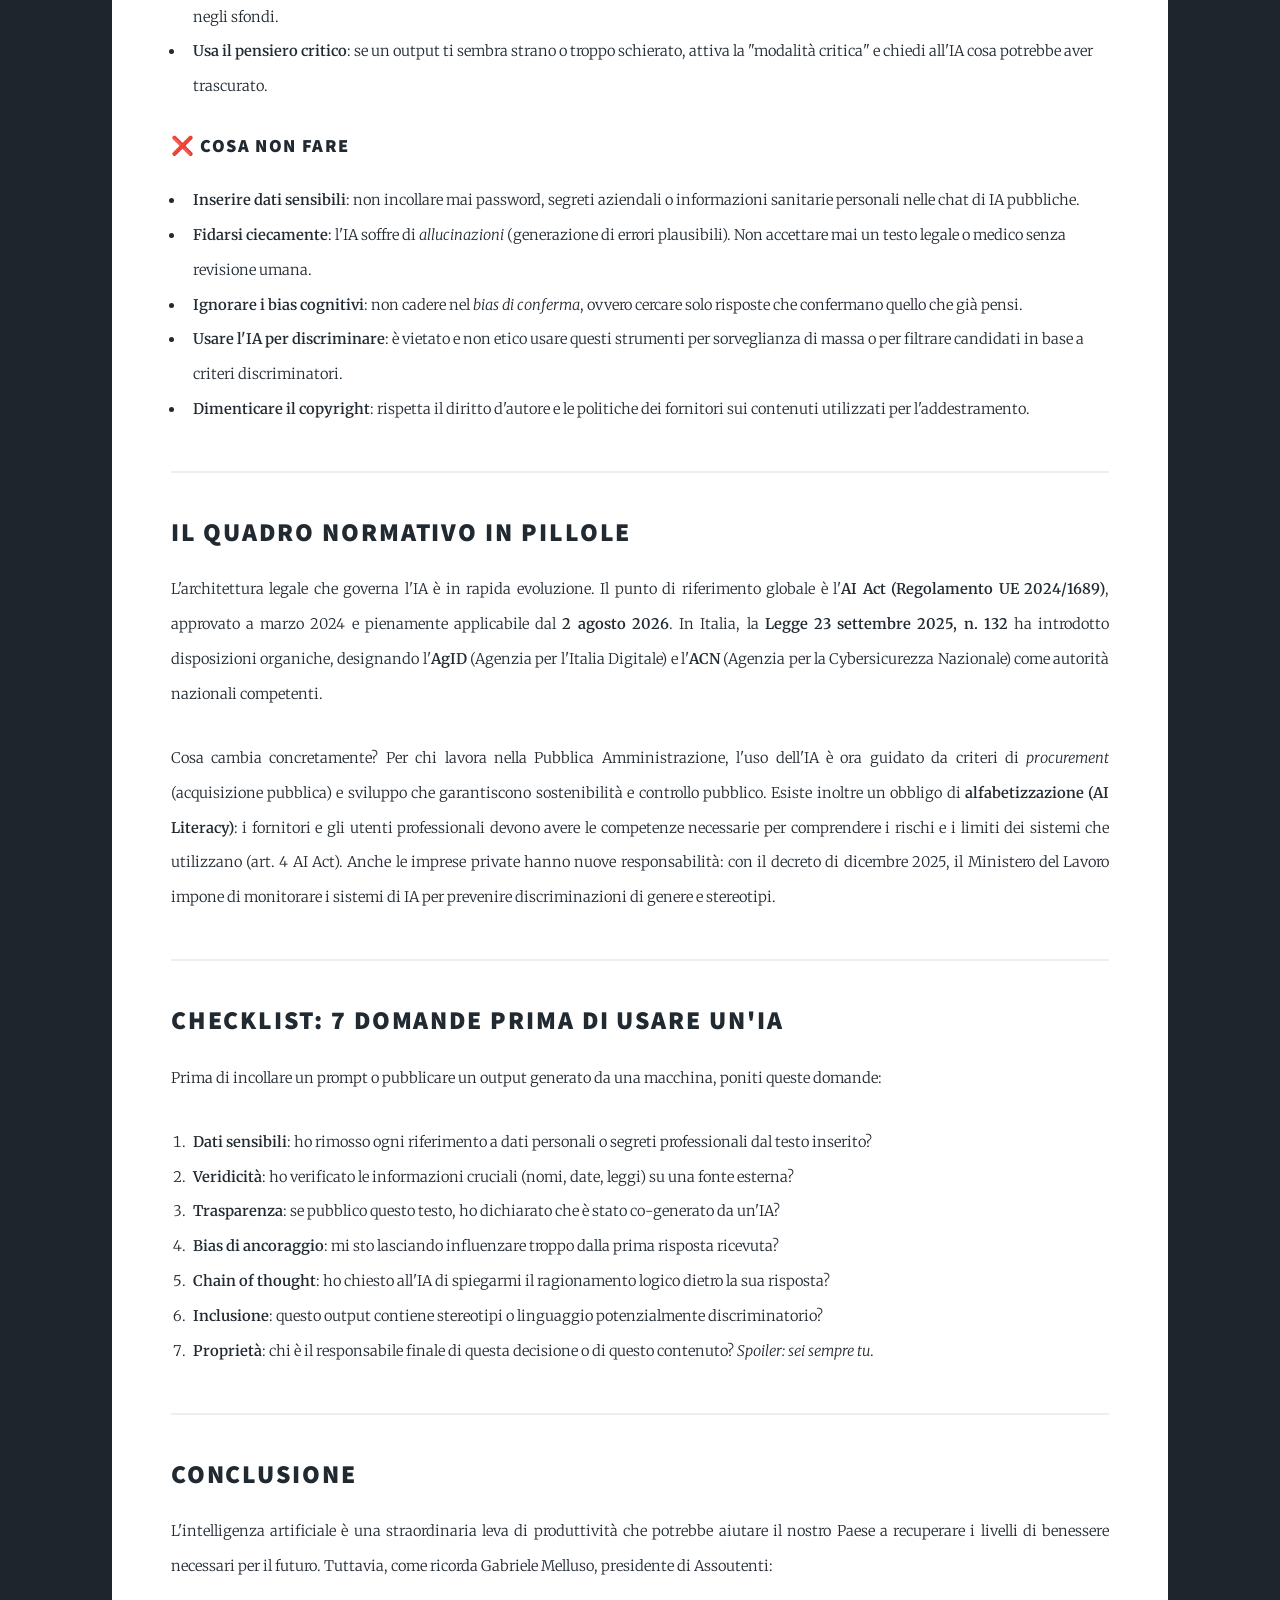
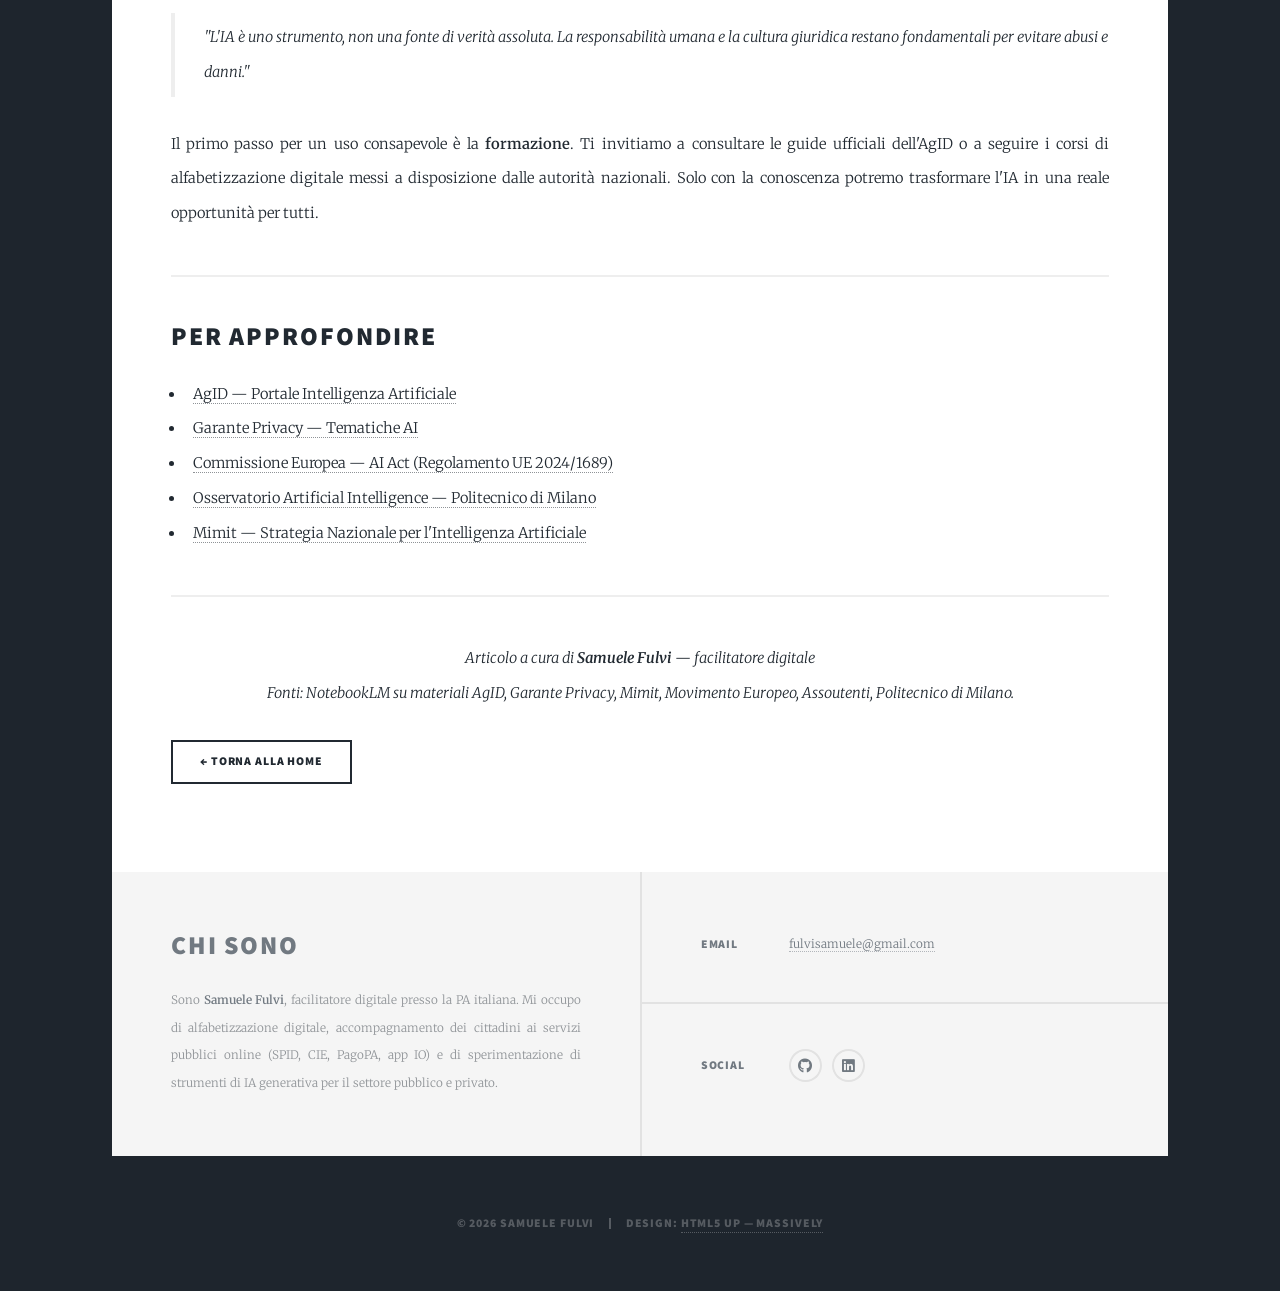
<file: uso-responsabile-ia.html>
<!DOCTYPE HTML>
<!--
	Articolo "Uso responsabile dell'IA" - a cura di Samuele Fulvi
	Template: Massively by HTML5 UP (html5up.net/license)
-->
<html lang="it">
	<head>
		<title>Uso responsabile dell'IA: guida pratica — Samuele Fulvi</title>
		<meta charset="utf-8" />
		<meta name="viewport" content="width=device-width, initial-scale=1, user-scalable=no" />
		<meta name="description" content="Guida pratica all'uso consapevole dell'IA per cittadini e PA. Scopri le regole dell'AI Act, come evitare bias e proteggere la tua privacy online." />
		<link rel="stylesheet" href="assets/css/main.css" />
		<noscript><link rel="stylesheet" href="assets/css/noscript.css" /></noscript>
	</head>
	<body class="is-preload">

		<!-- Wrapper -->
			<div id="wrapper">

				<!-- Header -->
					<header id="header">
						<a href="index.html" class="logo">IA Responsabile</a>
					</header>

				<!-- Nav -->
					<nav id="nav">
						<ul class="links">
							<li><a href="index.html">Home</a></li>
							<li class="active"><a href="uso-responsabile-ia.html">Articolo principale</a></li>
							<li><a href="#footer">Contatti</a></li>
						</ul>
						<ul class="icons">
							<li><a href="https://www.linkedin.com/" class="icon brands fa-linkedin"><span class="label">LinkedIn</span></a></li>
							<li><a href="https://github.com/fulvisamuele98" class="icon brands fa-github"><span class="label">GitHub</span></a></li>
						</ul>
					</nav>

				<!-- Main -->
					<div id="main">

						<!-- Post -->
							<section class="post">
								<header class="major">
									<span class="date">28 maggio 2026</span>
									<h1>Uso responsabile<br />
									dell'Intelligenza Artificiale</h1>
									<p>Guida pratica per cittadini, professionisti e Pubblica Amministrazione.<br />
									Scopri come navigare nell'era dei chatbot proteggendo i tuoi dati personali e comprendendo le nuove regole dell'AI Act europeo.</p>
								</header>
								<div class="image main"><img src="images/pic01.jpg" alt="" /></div>

								<p>L'intelligenza artificiale (IA) non è più una tecnologia del futuro, ma una presenza invisibile che abita già le nostre tasche. La troviamo nella stellina azzurra che appare su Google (AI Overview) o nelle chat integrate in WhatsApp. In Italia, questo mercato è letteralmente esploso: nel 2025 ha raggiunto il valore di <strong>1,8 miliardi di euro</strong>, segnando un +50% in un solo anno.</p>

								<p>Tuttavia, con la diffusione di massa di strumenti come ChatGPT, sono emersi rischi concreti. Pensiamo al caso dell'avvocato Michael Cohen, che nel 2023 ha ammesso di aver utilizzato un'IA per generare citazioni giuridiche che si sono rivelate totalmente false. Questo articolo nasce per aiutarti a evitare simili errori, spiegandoti cosa significa usare l'IA in modo etico, quali sono i tuoi diritti e come sfruttare queste macchine senza farti "ingannare" dai loro limiti.</p>

								<hr id="cosa-significa" />
								<h2>Cosa significa davvero "IA responsabile"</h2>
								<p>Parlare di "IA responsabile" significa mettere l'essere umano al centro dello sviluppo tecnologico (approccio <em>antropocentrico</em>). Un sistema di IA è, per definizione, un software progettato per raggiungere obiettivi complessi agendo nella dimensione fisica o digitale, percependo l'ambiente e decidendo le azioni migliori da intraprendere.</p>

								<p>Il cuore della responsabilità risiede nell'<strong>affidabilità</strong> (<em>trustworthiness</em>). L'Europa ha stabilito che non possiamo fidarci ciecamente delle macchine se queste non rispettano i nostri valori e diritti fondamentali. Per questo motivo, il nuovo <strong>AI Act</strong> (il regolamento europeo sull'IA) classifica i sistemi in base al rischio che rappresentano: da quelli a "rischio inaccettabile" (come il <em>social scoring</em>, vietato) a quelli ad "alto rischio" (usati in sanità o nel reclutamento), fino ai sistemi a rischio minimo come i filtri antispam. Un'IA è responsabile solo se è trasparente, sicura e soggetta a un controllo umano costante.</p>

								<hr id="principi" />
								<h2>I 5 principi pratici da seguire</h2>
								<p>Per utilizzare l'IA nel tuo lavoro o nella vita privata senza violare norme o principi etici, segui questi cinque pilastri:</p>
								<ol>
									<li><strong>Trasparenza (sapere con chi parli)</strong> — Hai il diritto di essere informato quando interagisci con un sistema di IA, come un chatbot, a meno che non sia ovvio dal contesto. Se generi contenuti sintetici, come i <em>deepfake</em> (video o audio falsificati che sembrano reali), devi dichiararlo esplicitamente.</li>
									<li><strong>Supervisione umana (human-in-the-loop)</strong> — L'IA deve supportare le decisioni, non sostituirle. In ambiti delicati come il lavoro o la sanità, una decisione che produce effetti giuridici non può essere presa esclusivamente da un algoritmo senza il controllo di una persona fisica.</li>
									<li><strong>Protezione dei dati e privacy</strong> — I principi del GDPR si applicano sempre. Fai attenzione a come vengono usati i tuoi dati per addestrare i modelli: ad esempio, LinkedIn ha annunciato l'uso dei dati degli utenti europei per il training della sua IA dal 3 novembre 2025, a meno che l'utente non si opponga manualmente.</li>
									<li><strong>Accuratezza e mitigazione dei bias</strong> — I sistemi di IA possono riflettere pregiudizi storici presenti nei dati di addestramento, portando a discriminazioni (<em>bias algoritmici</em>). È fondamentale verificare che gli output non penalizzino determinate categorie in base a genere, etnia o età.</li>
									<li><strong>Robustezza tecnica</strong> — L'IA deve essere resiliente agli attacchi e funzionare in modo sicuro durante tutto il suo ciclo di vita, minimizzando i rischi di danni materiali o immateriali.</li>
								</ol>

								<hr id="cosa-fare" />
								<h2>Cosa fare e cosa NON fare quando usi un'IA</h2>
								<p>Navigare nel mondo dell'IA generativa richiede cautela. Ecco una guida veloce basata sulle buone pratiche e sugli errori più comuni.</p>

								<h3>✅ Cosa fare</h3>
								<ul>
									<li><strong>Verifica sempre le fonti</strong>: l'IA non è un motore di ricerca; chiedi sempre i link o i riferimenti ai dati che ti fornisce e controllali su fonti autorevoli.</li>
									<li><strong>Confronta più strumenti</strong>: se devi fare una ricerca importante, usa tool diversi (es. ChatGPT e Perplexity) per vedere se le risposte coincidono.</li>
									<li><strong>Fornisci contesto</strong>: più dettagli dai nel tuo prompt, migliore sarà la risposta. Specifica chi sei, a chi ti rivolgi e qual è l'obiettivo.</li>
									<li><strong>Controlla gli artefatti visivi</strong>: se analizzi un'immagine sospetta, cerca incoerenze nelle ombre, simmetrie innaturali o dettagli sfocati negli sfondi.</li>
									<li><strong>Usa il pensiero critico</strong>: se un output ti sembra strano o troppo schierato, attiva la "modalità critica" e chiedi all'IA cosa potrebbe aver trascurato.</li>
								</ul>

								<h3>❌ Cosa NON fare</h3>
								<ul>
									<li><strong>Inserire dati sensibili</strong>: non incollare mai password, segreti aziendali o informazioni sanitarie personali nelle chat di IA pubbliche.</li>
									<li><strong>Fidarsi ciecamente</strong>: l'IA soffre di <em>allucinazioni</em> (generazione di errori plausibili). Non accettare mai un testo legale o medico senza revisione umana.</li>
									<li><strong>Ignorare i bias cognitivi</strong>: non cadere nel <em>bias di conferma</em>, ovvero cercare solo risposte che confermano quello che già pensi.</li>
									<li><strong>Usare l'IA per discriminare</strong>: è vietato e non etico usare questi strumenti per sorveglianza di massa o per filtrare candidati in base a criteri discriminatori.</li>
									<li><strong>Dimenticare il copyright</strong>: rispetta il diritto d'autore e le politiche dei fornitori sui contenuti utilizzati per l'addestramento.</li>
								</ul>

								<hr id="normativa" />
								<h2>Il quadro normativo in pillole</h2>
								<p>L'architettura legale che governa l'IA è in rapida evoluzione. Il punto di riferimento globale è l'<strong>AI Act (Regolamento UE 2024/1689)</strong>, approvato a marzo 2024 e pienamente applicabile dal <strong>2 agosto 2026</strong>. In Italia, la <strong>Legge 23 settembre 2025, n. 132</strong> ha introdotto disposizioni organiche, designando l'<strong>AgID</strong> (Agenzia per l'Italia Digitale) e l'<strong>ACN</strong> (Agenzia per la Cybersicurezza Nazionale) come autorità nazionali competenti.</p>

								<p>Cosa cambia concretamente? Per chi lavora nella Pubblica Amministrazione, l'uso dell'IA è ora guidato da criteri di <em>procurement</em> (acquisizione pubblica) e sviluppo che garantiscono sostenibilità e controllo pubblico. Esiste inoltre un obbligo di <strong>alfabetizzazione (AI Literacy)</strong>: i fornitori e gli utenti professionali devono avere le competenze necessarie per comprendere i rischi e i limiti dei sistemi che utilizzano (art. 4 AI Act). Anche le imprese private hanno nuove responsabilità: con il decreto di dicembre 2025, il Ministero del Lavoro impone di monitorare i sistemi di IA per prevenire discriminazioni di genere e stereotipi.</p>

								<hr id="checklist" />
								<h2>Checklist: 7 domande prima di usare un'IA</h2>
								<p>Prima di incollare un prompt o pubblicare un output generato da una macchina, poniti queste domande:</p>
								<ol>
									<li><strong>Dati sensibili</strong>: ho rimosso ogni riferimento a dati personali o segreti professionali dal testo inserito?</li>
									<li><strong>Veridicità</strong>: ho verificato le informazioni cruciali (nomi, date, leggi) su una fonte esterna?</li>
									<li><strong>Trasparenza</strong>: se pubblico questo testo, ho dichiarato che è stato co-generato da un'IA?</li>
									<li><strong>Bias di ancoraggio</strong>: mi sto lasciando influenzare troppo dalla prima risposta ricevuta?</li>
									<li><strong>Chain of thought</strong>: ho chiesto all'IA di spiegarmi il ragionamento logico dietro la sua risposta?</li>
									<li><strong>Inclusione</strong>: questo output contiene stereotipi o linguaggio potenzialmente discriminatorio?</li>
									<li><strong>Proprietà</strong>: chi è il responsabile finale di questa decisione o di questo contenuto? <em>Spoiler: sei sempre tu</em>.</li>
								</ol>

								<hr id="conclusione" />
								<h2>Conclusione</h2>
								<p>L'intelligenza artificiale è una straordinaria leva di produttività che potrebbe aiutare il nostro Paese a recuperare i livelli di benessere necessari per il futuro. Tuttavia, come ricorda Gabriele Melluso, presidente di Assoutenti:</p>
								<blockquote>"L'IA è uno strumento, non una fonte di verità assoluta. La responsabilità umana e la cultura giuridica restano fondamentali per evitare abusi e danni."</blockquote>
								<p>Il primo passo per un uso consapevole è la <strong>formazione</strong>. Ti invitiamo a consultare le guide ufficiali dell'AgID o a seguire i corsi di alfabetizzazione digitale messi a disposizione dalle autorità nazionali. Solo con la conoscenza potremo trasformare l'IA in una reale opportunità per tutti.</p>

								<hr id="risorse" />
								<h2>Per approfondire</h2>
								<ul>
									<li><a href="https://www.agid.gov.it/it/agenzia/intelligenza-artificiale" target="_blank" rel="noopener">AgID — Portale Intelligenza Artificiale</a></li>
									<li><a href="https://www.garanteprivacy.it/temi/intelligenzaartificiale" target="_blank" rel="noopener">Garante Privacy — Tematiche AI</a></li>
									<li><a href="https://eur-lex.europa.eu/eli/reg/2024/1689/oj" target="_blank" rel="noopener">Commissione Europea — AI Act (Regolamento UE 2024/1689)</a></li>
									<li><a href="https://www.osservatori.net/it/ricerche/osservatori-attivi/artificial-intelligence" target="_blank" rel="noopener">Osservatorio Artificial Intelligence — Politecnico di Milano</a></li>
									<li><a href="https://www.mimit.gov.it/" target="_blank" rel="noopener">Mimit — Strategia Nazionale per l'Intelligenza Artificiale</a></li>
								</ul>

								<hr />
								<p style="text-align:center;"><em>Articolo a cura di <strong>Samuele Fulvi</strong> — facilitatore digitale<br />Fonti: NotebookLM su materiali AgID, Garante Privacy, Mimit, Movimento Europeo, Assoutenti, Politecnico di Milano.</em></p>

								<ul class="actions">
									<li><a href="index.html" class="button">&larr; Torna alla home</a></li>
								</ul>
							</section>

					</div>

				<!-- Footer -->
					<footer id="footer">
						<section>
							<h2>Chi sono</h2>
							<p>Sono <strong>Samuele Fulvi</strong>, facilitatore digitale presso la PA italiana. Mi occupo di alfabetizzazione digitale, accompagnamento dei cittadini ai servizi pubblici online (SPID, CIE, PagoPA, app IO) e di sperimentazione di strumenti di IA generativa per il settore pubblico e privato.</p>
						</section>
						<section class="split contact">
							<section>
								<h3>Email</h3>
								<p><a href="mailto:fulvisamuele@gmail.com">fulvisamuele@gmail.com</a></p>
							</section>
							<section>
								<h3>Social</h3>
								<ul class="icons alt">
									<li><a href="https://github.com/fulvisamuele98" class="icon brands alt fa-github"><span class="label">GitHub</span></a></li>
									<li><a href="https://www.linkedin.com/" class="icon brands alt fa-linkedin"><span class="label">LinkedIn</span></a></li>
								</ul>
							</section>
						</section>
					</footer>

				<!-- Copyright -->
					<div id="copyright">
						<ul><li>&copy; 2026 Samuele Fulvi</li><li>Design: <a href="https://html5up.net">HTML5 UP — Massively</a></li></ul>
					</div>

			</div>

		<!-- Scripts -->
			<script src="assets/js/jquery.min.js"></script>
			<script src="assets/js/jquery.scrollex.min.js"></script>
			<script src="assets/js/jquery.scrolly.min.js"></script>
			<script src="assets/js/browser.min.js"></script>
			<script src="assets/js/breakpoints.min.js"></script>
			<script src="assets/js/util.js"></script>
			<script src="assets/js/main.js"></script>

	</body>
</html>
</file>
<file: sa-domu-de-janas/style.css>
/* ===========================================================
   Sa Domu de Janas — modern brochure
   =========================================================== */
:root{
  --bordeaux:#6e1423;
  --bordeaux-deep:#5a0f1c;
  --bordeaux-soft:#7a1f2b;
  --gold:#c8a04a;
  --gold-light:#dcc07e;
  --cream:#f7f1e6;
  --cream-dark:#efe6d4;
  --ink:#241a1a;
  --ink-soft:#5b4a47;
  --white:#ffffff;
  --shadow:0 18px 50px rgba(36,16,20,.16);
  --shadow-sm:0 8px 24px rgba(36,16,20,.10);
  --radius:18px;
  --radius-sm:12px;
  --container:1180px;
  --serif:"Cormorant Garamond",Georgia,serif;
  --sans:"Inter",system-ui,-apple-system,Segoe UI,Roboto,sans-serif;
  --script:"Dancing Script",cursive;
}

*{box-sizing:border-box}
html{scroll-behavior:smooth}
body{
  margin:0;
  font-family:var(--sans);
  font-weight:400;
  color:var(--ink);
  background:var(--cream);
  line-height:1.75;
  -webkit-font-smoothing:antialiased;
  overflow-x:hidden;
}
img{max-width:100%;display:block}
a{color:inherit;text-decoration:none}
.container{width:100%;max-width:var(--container);margin:0 auto;padding:0 24px}

/* ---------- Typography helpers ---------- */
.display{
  font-family:var(--serif);
  font-weight:600;
  font-size:clamp(2rem,4.5vw,3.25rem);
  line-height:1.08;
  letter-spacing:.005em;
  margin:.1em 0 .55em;
  color:var(--bordeaux);
}
.eyebrow{
  font-family:var(--sans);
  text-transform:uppercase;
  letter-spacing:.28em;
  font-size:.72rem;
  font-weight:600;
  color:var(--gold);
  margin:0 0 .4em;
}
.eyebrow.light,.display.light{color:var(--gold-light)}
.display.light{color:var(--cream)}
.section-sub{color:var(--ink-soft);max-width:46ch}

/* ---------- Buttons ---------- */
.btn{
  display:inline-block;
  font-weight:600;
  font-size:.92rem;
  letter-spacing:.04em;
  padding:.85em 1.8em;
  border-radius:999px;
  transition:transform .25s ease,box-shadow .25s ease,background .25s ease,color .25s ease;
  cursor:pointer;
}
.btn-gold{background:var(--gold);color:var(--bordeaux-deep);box-shadow:0 10px 26px rgba(200,160,74,.35)}
.btn-gold:hover{transform:translateY(-3px);box-shadow:0 16px 34px rgba(200,160,74,.45)}
.btn-ghost{border:1.5px solid rgba(255,255,255,.65);color:#fff}
.btn-ghost:hover{background:rgba(255,255,255,.12);transform:translateY(-3px)}
.btn-lg{font-size:1.05rem;padding:1em 2.4em;margin-top:1.4rem}

/* ---------- Header ---------- */
.site-header{
  position:fixed;top:0;left:0;right:0;z-index:50;
  transition:background .35s ease,box-shadow .35s ease,padding .35s ease;
  padding:18px 0;
}
.site-header.scrolled{
  background:rgba(110,20,35,.96);
  backdrop-filter:saturate(140%) blur(8px);
  box-shadow:0 6px 24px rgba(36,16,20,.25);
  padding:10px 0;
}
.header-inner{display:flex;align-items:center;justify-content:space-between;gap:1rem}
.brand{display:flex;flex-direction:column;line-height:1.1;color:#fff}
.brand-name{font-family:var(--serif);font-weight:700;font-size:1.5rem;letter-spacing:.01em}
.brand-tag{font-size:.66rem;text-transform:uppercase;letter-spacing:.22em;color:var(--gold-light);font-weight:500}
.nav{display:flex;align-items:center;gap:1.8rem}
.nav a{color:#fff;font-size:.9rem;font-weight:500;letter-spacing:.02em;position:relative;opacity:.92}
.nav a:not(.nav-cta)::after{content:"";position:absolute;left:0;bottom:-6px;width:0;height:2px;background:var(--gold);transition:width .3s ease}
.nav a:not(.nav-cta):hover::after{width:100%}
.nav a:hover{opacity:1}
.nav-cta{background:var(--gold);color:var(--bordeaux-deep)!important;padding:.5em 1.3em;border-radius:999px;font-weight:600}
.nav-cta:hover{background:var(--gold-light)}
.nav-toggle{display:none;flex-direction:column;gap:5px;background:none;border:0;cursor:pointer;padding:6px}
.nav-toggle span{width:26px;height:2px;background:#fff;border-radius:2px;transition:.3s}

/* ---------- Hero ---------- */
.hero{position:relative;min-height:100svh;display:flex;align-items:center;color:#fff;overflow:hidden}
.hero-media{position:absolute;inset:0;background:url("img/grotta.jpg") center/cover no-repeat;transform:scale(1.05);animation:heroZoom 14s ease-out forwards}
@keyframes heroZoom{to{transform:scale(1)}}
.hero-overlay{position:absolute;inset:0;background:
  linear-gradient(180deg,rgba(40,8,14,.55) 0%,rgba(60,12,20,.45) 40%,rgba(90,15,28,.82) 100%),
  radial-gradient(120% 80% at 70% 20%,rgba(0,0,0,0) 40%,rgba(40,8,14,.5) 100%)}
.hero-content{position:relative;z-index:2;text-align:center;padding-top:90px;padding-bottom:90px}
.hero-eyebrow{text-transform:uppercase;letter-spacing:.34em;font-size:.78rem;font-weight:600;color:var(--gold-light);margin:0 0 1rem}
.hero-title{font-family:var(--serif);font-weight:600;font-size:clamp(3rem,9vw,6.5rem);line-height:.98;margin:0;text-shadow:0 4px 30px rgba(0,0,0,.4)}
.hero-script{font-family:var(--script);font-size:clamp(1.6rem,4vw,2.6rem);color:var(--gold-light);margin:.1em 0 .8rem}
.hero-lead{max-width:38ch;margin:0 auto 2rem;font-size:1.1rem;font-weight:300;color:rgba(255,255,255,.92)}
.hero-actions{display:flex;gap:1rem;justify-content:center;flex-wrap:wrap}
.hero-scroll{position:absolute;bottom:26px;left:50%;transform:translateX(-50%);z-index:2;color:#fff;font-size:1.4rem;opacity:.8;animation:bounce 2s infinite}
@keyframes bounce{0%,100%{transform:translate(-50%,0)}50%{transform:translate(-50%,8px)}}

/* ---------- Sections base ---------- */
.section{padding:clamp(64px,9vw,120px) 0}
.section-head{max-width:640px;margin:0 auto clamp(2.5rem,5vw,4rem);text-align:center}
.grid-2{display:grid;grid-template-columns:1fr 1fr;gap:clamp(2rem,5vw,4.5rem)}
.align-center{align-items:center}

/* ---------- Legend ---------- */
.section-legend{background:var(--cream)}
.legend-figure,.chef-figure{margin:0;position:relative}
.legend-figure img,.chef-figure img{border-radius:var(--radius);box-shadow:var(--shadow);width:100%;height:100%;object-fit:cover;aspect-ratio:4/3}
.legend-figure{border:0}
.legend-figure::before{content:"";position:absolute;inset:-14px -14px 14px 14px;border:1.5px solid var(--gold);border-radius:var(--radius);z-index:-1}
.legend-figure figcaption{font-size:.8rem;color:var(--ink-soft);text-align:center;margin-top:1rem;font-style:italic}

/* ---------- Chef ---------- */
.section-chef{background:var(--cream-dark)}
.grid-2.reverse .chef-figure{order:0}
.chef-figure img{aspect-ratio:4/5;object-fit:cover;object-position:center top}
.chef-figure::before{content:"";position:absolute;inset:14px 14px -14px -14px;border:1.5px solid var(--gold);border-radius:var(--radius);z-index:-1}

/* ---------- Cucina cards ---------- */
.section-cucina{background:
  linear-gradient(180deg,var(--cream-dark),var(--cream))}
.cards{display:grid;grid-template-columns:repeat(4,1fr);gap:1.4rem}
.card{
  background:var(--white);
  border-radius:var(--radius);
  padding:2rem 1.6rem;
  box-shadow:var(--shadow-sm);
  border:1px solid rgba(200,160,74,.22);
  border-top:3px solid var(--gold);
  transition:transform .3s ease,box-shadow .3s ease;
}
.card:hover{transform:translateY(-8px);box-shadow:var(--shadow)}
.card h3{font-family:var(--serif);font-weight:600;font-size:1.4rem;color:var(--bordeaux);margin:0 0 .6rem}
.card p{font-size:.95rem;color:var(--ink-soft);margin:0;line-height:1.7}
.card strong{color:var(--ink)}

/* ---------- Image band ---------- */
.band{height:clamp(220px,34vw,420px);overflow:hidden}
.band-img{width:100%;height:100%;background-position:center;background-size:cover;background-attachment:fixed}
.band-seadas{background-image:linear-gradient(rgba(90,15,28,.18),rgba(90,15,28,.18)),url("img/seadas-pila.jpg")}

/* ---------- Esperienze ---------- */
.section-exp{background:var(--cream)}
.exp-grid{gap:2rem}
.exp-card{
  background:var(--white);
  border-radius:var(--radius);
  padding:clamp(1.8rem,3vw,2.6rem);
  box-shadow:var(--shadow-sm);
  border:1px solid rgba(200,160,74,.22);
}
.exp-card h3{font-family:var(--serif);font-weight:700;font-size:1.7rem;color:var(--bordeaux);margin:0 0 .8rem}
.exp-card>p{color:var(--ink-soft)}
.ticks{list-style:none;margin:1.2rem 0 0;padding:0;display:flex;flex-direction:column;gap:.85rem}
.ticks li{position:relative;padding-left:1.9rem;font-size:.96rem;color:var(--ink)}
.ticks li::before{content:"";position:absolute;left:0;top:.55em;width:10px;height:10px;border-radius:50%;background:var(--gold);box-shadow:0 0 0 4px rgba(200,160,74,.2)}
.ticks strong{color:var(--bordeaux)}

/* ---------- Galleria ---------- */
.section-gallery{background:var(--cream-dark)}
.gallery{display:grid;grid-template-columns:repeat(4,1fr);grid-auto-rows:200px;gap:1rem}
.g-item{margin:0;overflow:hidden;border-radius:var(--radius-sm);box-shadow:var(--shadow-sm)}
.g-item img{width:100%;height:100%;object-fit:cover;transition:transform .6s ease}
.g-item:hover img{transform:scale(1.07)}
.g-tall{grid-row:span 2}
.g-wide{grid-column:span 2}

/* ---------- CTA ---------- */
.section-cta{
  background:
    linear-gradient(150deg,var(--bordeaux) 0%,var(--bordeaux-deep) 100%);
  color:#fff;text-align:center;position:relative;overflow:hidden;
}
.section-cta::before{content:"";position:absolute;inset:0;background:radial-gradient(60% 60% at 50% 0%,rgba(200,160,74,.18),transparent 70%)}
.cta-inner{position:relative;z-index:2;max-width:720px;margin:0 auto}
.cta-lead{color:rgba(255,255,255,.85);max-width:46ch;margin:0 auto 2.2rem}
.cta-grid{display:grid;grid-template-columns:1fr 1fr;gap:1.2rem;max-width:560px;margin:0 auto}
.contact-card{
  display:flex;flex-direction:column;gap:.3rem;align-items:center;
  background:rgba(255,255,255,.07);
  border:1px solid rgba(220,192,126,.3);
  border-radius:var(--radius-sm);padding:1.3rem 1rem;
  transition:background .25s ease,transform .25s ease,border-color .25s ease;
}
.contact-card:hover{background:rgba(255,255,255,.13);transform:translateY(-4px);border-color:var(--gold)}
.contact-label{text-transform:uppercase;letter-spacing:.2em;font-size:.66rem;color:var(--gold-light);font-weight:600}
.contact-value{font-family:var(--serif);font-size:1.3rem;font-weight:600}

/* ---------- Footer ---------- */
.site-footer{background:var(--bordeaux-deep);color:rgba(255,255,255,.85);padding:2.4rem 0}
.footer-inner{display:flex;justify-content:space-between;align-items:center;gap:1rem;flex-wrap:wrap}
.footer-brand{font-family:var(--serif);font-size:1.5rem;font-weight:700;color:#fff;margin:0}
.footer-sub{font-size:.78rem;text-transform:uppercase;letter-spacing:.18em;color:var(--gold-light);margin:.2rem 0 0}
.footer-meta{font-size:.9rem;margin:0}
.footer-meta a{color:var(--gold-light);font-weight:600}

/* ---------- Sticky mobile CTA ---------- */
.sticky-cta{
  position:fixed;bottom:18px;right:18px;z-index:60;display:none;
  background:var(--gold);color:var(--bordeaux-deep);font-weight:700;
  padding:.85em 1.6em;border-radius:999px;box-shadow:0 12px 30px rgba(36,16,20,.35);
}

/* ---------- Reveal animation ---------- */
.reveal{opacity:0;transform:translateY(34px);transition:opacity .8s ease,transform .8s ease}
.reveal.is-visible{opacity:1;transform:none}
@media (prefers-reduced-motion:reduce){
  .reveal{opacity:1;transform:none;transition:none}
  .hero-media{animation:none}
  .hero-scroll{animation:none}
  html{scroll-behavior:auto}
}

/* ===========================================================
   Responsive
   =========================================================== */
@media (max-width:960px){
  .cards{grid-template-columns:repeat(2,1fr)}
  .gallery{grid-template-columns:repeat(2,1fr);grid-auto-rows:180px}
  .g-wide{grid-column:span 2}
}
@media (max-width:760px){
  .nav{
    position:fixed;inset:0 0 0 auto;width:min(78vw,320px);
    flex-direction:column;align-items:flex-start;justify-content:center;gap:1.6rem;
    background:var(--bordeaux);padding:3rem 2rem;
    transform:translateX(105%);transition:transform .35s ease;box-shadow:var(--shadow);
  }
  body.nav-open .nav{transform:translateX(0)}
  .nav a{font-size:1.1rem}
  .nav-toggle{display:flex}
  body.nav-open .nav-toggle span:nth-child(1){transform:translateY(7px) rotate(45deg)}
  body.nav-open .nav-toggle span:nth-child(2){opacity:0}
  body.nav-open .nav-toggle span:nth-child(3){transform:translateY(-7px) rotate(-45deg)}
  .site-header{background:rgba(110,20,35,.96);padding:12px 0}
  .grid-2{grid-template-columns:1fr;gap:2.2rem}
  .grid-2.reverse .chef-figure{order:-1}
  .cta-grid{grid-template-columns:1fr}
  .band-img{background-attachment:scroll}
  .sticky-cta{display:inline-block}
  .footer-inner{flex-direction:column;text-align:center}
}
@media (max-width:460px){
  .cards{grid-template-columns:1fr}
  .gallery{grid-template-columns:1fr;grid-auto-rows:220px}
  .g-tall{grid-row:span 1}
  .g-wide{grid-column:span 1}
  .hero-actions{flex-direction:column;align-items:stretch}
}
</file>
<file: assets/css/main.css>
@import url(fontawesome-all.min.css);
@import url("https://fonts.googleapis.com/css?family=Merriweather:300,700,300italic,700italic|Source+Sans+Pro:900");

/*
	Massively by HTML5 UP
	html5up.net | @ajlkn
	Free for personal and commercial use under the CCA 3.0 license (html5up.net/license)
*/

html, body, div, span, applet, object,
iframe, h1, h2, h3, h4, h5, h6, p, blockquote,
pre, a, abbr, acronym, address, big, cite,
code, del, dfn, em, img, ins, kbd, q, s, samp,
small, strike, strong, sub, sup, tt, var, b,
u, i, center, dl, dt, dd, ol, ul, li, fieldset,
form, label, legend, table, caption, tbody,
tfoot, thead, tr, th, td, article, aside,
canvas, details, embed, figure, figcaption,
footer, header, hgroup, menu, nav, output, ruby,
section, summary, time, mark, audio, video {
	margin: 0;
	padding: 0;
	border: 0;
	font-size: 100%;
	font: inherit;
	vertical-align: baseline;}

article, aside, details, figcaption, figure,
footer, header, hgroup, menu, nav, section {
	display: block;}

body {
	line-height: 1;
}

ol, ul {
	list-style: none;
}

blockquote, q {
	quotes: none;
}

	blockquote:before, blockquote:after, q:before, q:after {
		content: '';
		content: none;
	}

table {
	border-collapse: collapse;
	border-spacing: 0;
}

body {
	-webkit-text-size-adjust: none;
}

mark {
	background-color: transparent;
	color: inherit;
}

input::-moz-focus-inner {
	border: 0;
	padding: 0;
}

input, select, textarea {
	-moz-appearance: none;
	-webkit-appearance: none;
	-ms-appearance: none;
	appearance: none;
}

/* Basic */

	@-ms-viewport {
		width: device-width;
	}

	body {
		-ms-overflow-style: scrollbar;
	}

	@media screen and (max-width: 480px) {

		html, body {
			min-width: 320px;
		}

	}

	html {
		box-sizing: border-box;
	}

	*, *:before, *:after {
		box-sizing: inherit;
	}

	body {
		background-color: #1e252d;
	}

		body.is-preload *, body.is-preload *:before, body.is-preload *:after {
			-moz-animation: none !important;
			-webkit-animation: none !important;
			-ms-animation: none !important;
			animation: none !important;
			-moz-transition: none !important;
			-webkit-transition: none !important;
			-ms-transition: none !important;
			transition: none !important;
		}

/* Type */

	html {
		font-size: 16pt;
	}

		@media screen and (max-width: 1680px) {

			html {
				font-size: 12pt;
			}

		}

		@media screen and (max-width: 1280px) {

			html {
				font-size: 11pt;
			}

		}

		@media screen and (max-width: 360px) {

			html {
				font-size: 10pt;
			}

		}

	body {
		color: #212931;
	}

	body, input, select, textarea {
		font-family: "Merriweather", Georgia, serif;
		font-weight: 300;
		font-size: 1rem;
		line-height: 2.375;
	}

	a {
		-moz-transition: color 0.2s ease-in-out, background-color 0.2s ease-in-out, border-color 0.2s ease-in-out, box-shadow 0.2s ease-in-out;
		-webkit-transition: color 0.2s ease-in-out, background-color 0.2s ease-in-out, border-color 0.2s ease-in-out, box-shadow 0.2s ease-in-out;
		-ms-transition: color 0.2s ease-in-out, background-color 0.2s ease-in-out, border-color 0.2s ease-in-out, box-shadow 0.2s ease-in-out;
		transition: color 0.2s ease-in-out, background-color 0.2s ease-in-out, border-color 0.2s ease-in-out, box-shadow 0.2s ease-in-out;
		border-bottom: dotted 1px;
		text-decoration: none;
	}

		a:hover {
			border-bottom-color: transparent;
		}

	strong, b {
		font-weight: 600;
	}

	em, i {
		font-style: italic;
	}

	p {
		text-align: justify;
		margin: 0 0 2rem 0;
	}

	h1, h2, h3, h4, h5, h6 {
		font-family: "Source Sans Pro", Helvetica, sans-serif;
		font-weight: 900;
		line-height: 1.5;
		letter-spacing: 0.075em;
		text-transform: uppercase;
		margin: 0 0 1rem 0;
	}

		h1 a, h2 a, h3 a, h4 a, h5 a, h6 a {
			border-bottom: 0;
			color: inherit;
			text-decoration: none;
		}

	h1 {
		font-size: 4rem;
		line-height: 1.1;
		margin: 0 0 2rem 0;
	}

	h2 {
		font-size: 1.75rem;
		line-height: 1.3;
		margin: 0 0 1.5rem 0;
	}

	h3 {
		font-size: 1.25rem;
		margin: 0 0 1.5rem 0;
	}

	h4 {
		font-size: 1rem;
	}

	h5 {
		font-size: 0.9rem;
	}

	h6 {
		font-size: 0.8rem;
	}

	sub {
		font-size: 0.8rem;
		position: relative;
		top: 0.5rem;
	}

	sup {
		font-size: 0.8rem;
		position: relative;
		top: -0.5rem;
	}

	blockquote {
		border-left: solid 4px;
		font-style: italic;
		margin: 0 0 2rem 0;
		padding: 0.5rem 0 0.5rem 2rem;
	}

	code {
		border: solid 2px;
		font-family: "Courier New", monospace;
		font-size: 0.9rem;
		margin: 0 0.25rem;
		padding: 0.25rem 0.65rem;
	}

	pre {
		-webkit-overflow-scrolling: touch;
		font-family: "Courier New", monospace;
		font-size: 0.9rem;
		margin: 0 0 2rem 0;
	}

		pre code {
			display: block;
			line-height: 1.75;
			padding: 1rem 1.5rem;
			overflow-x: auto;
		}

	hr {
		border: 0;
		border-bottom: solid 2px;
		margin: 3rem 0;
	}

		hr.major {
			margin: 5rem 0;
		}

	.align-left {
		text-align: left;
	}

	.align-center {
		text-align: center;
	}

	.align-right {
		text-align: right;
	}

	input, select, textarea {
		color: #212931;
	}

	a {
		color: #212931;
		border-bottom-color: rgba(33, 41, 49, 0.5);
	}

		a:hover {
			border-bottom-color: transparent;
			color: #18bfef !important;
		}

	strong, b {
		color: #212931;
	}

	h1, h2, h3, h4, h5, h6 {
		color: #212931;
	}

	blockquote {
		border-left-color: #eeeeee;
	}

	code {
		background: rgba(220, 220, 220, 0.25);
		border-color: #eeeeee;
	}

	hr {
		border-bottom-color: #eeeeee;
	}

/* Row */

	.row {
		display: flex;
		flex-wrap: wrap;
		box-sizing: border-box;
		align-items: stretch;
	}

		.row > * {
			box-sizing: border-box;
		}

		.row.gtr-uniform > * > :last-child {
			margin-bottom: 0;
		}

		.row.aln-left {
			justify-content: flex-start;
		}

		.row.aln-center {
			justify-content: center;
		}

		.row.aln-right {
			justify-content: flex-end;
		}

		.row.aln-top {
			align-items: flex-start;
		}

		.row.aln-middle {
			align-items: center;
		}

		.row.aln-bottom {
			align-items: flex-end;
		}

		.row > .imp {
			order: -1;
		}

		.row > .col-1 {
			width: 8.33333%;
		}

		.row > .off-1 {
			margin-left: 8.33333%;
		}

		.row > .col-2 {
			width: 16.66667%;
		}

		.row > .off-2 {
			margin-left: 16.66667%;
		}

		.row > .col-3 {
			width: 25%;
		}

		.row > .off-3 {
			margin-left: 25%;
		}

		.row > .col-4 {
			width: 33.33333%;
		}

		.row > .off-4 {
			margin-left: 33.33333%;
		}

		.row > .col-5 {
			width: 41.66667%;
		}

		.row > .off-5 {
			margin-left: 41.66667%;
		}

		.row > .col-6 {
			width: 50%;
		}

		.row > .off-6 {
			margin-left: 50%;
		}

		.row > .col-7 {
			width: 58.33333%;
		}

		.row > .off-7 {
			margin-left: 58.33333%;
		}

		.row > .col-8 {
			width: 66.66667%;
		}

		.row > .off-8 {
			margin-left: 66.66667%;
		}

		.row > .col-9 {
			width: 75%;
		}

		.row > .off-9 {
			margin-left: 75%;
		}

		.row > .col-10 {
			width: 83.33333%;
		}

		.row > .off-10 {
			margin-left: 83.33333%;
		}

		.row > .col-11 {
			width: 91.66667%;
		}

		.row > .off-11 {
			margin-left: 91.66667%;
		}

		.row > .col-12 {
			width: 100%;
		}

		.row > .off-12 {
			margin-left: 100%;
		}

		.row.gtr-0 {
			margin-top: 0;
			margin-left: 0rem;
		}

			.row.gtr-0 > * {
				padding: 0 0 0 0rem;
			}

			.row.gtr-0.gtr-uniform {
				margin-top: 0rem;
			}

				.row.gtr-0.gtr-uniform > * {
					padding-top: 0rem;
				}

		.row.gtr-25 {
			margin-top: 0;
			margin-left: -0.375rem;
		}

			.row.gtr-25 > * {
				padding: 0 0 0 0.375rem;
			}

			.row.gtr-25.gtr-uniform {
				margin-top: -0.375rem;
			}

				.row.gtr-25.gtr-uniform > * {
					padding-top: 0.375rem;
				}

		.row.gtr-50 {
			margin-top: 0;
			margin-left: -0.75rem;
		}

			.row.gtr-50 > * {
				padding: 0 0 0 0.75rem;
			}

			.row.gtr-50.gtr-uniform {
				margin-top: -0.75rem;
			}

				.row.gtr-50.gtr-uniform > * {
					padding-top: 0.75rem;
				}

		.row {
			margin-top: 0;
			margin-left: -1.5rem;
		}

			.row > * {
				padding: 0 0 0 1.5rem;
			}

			.row.gtr-uniform {
				margin-top: -1.5rem;
			}

				.row.gtr-uniform > * {
					padding-top: 1.5rem;
				}

		.row.gtr-150 {
			margin-top: 0;
			margin-left: -2.25rem;
		}

			.row.gtr-150 > * {
				padding: 0 0 0 2.25rem;
			}

			.row.gtr-150.gtr-uniform {
				margin-top: -2.25rem;
			}

				.row.gtr-150.gtr-uniform > * {
					padding-top: 2.25rem;
				}

		.row.gtr-200 {
			margin-top: 0;
			margin-left: -3rem;
		}

			.row.gtr-200 > * {
				padding: 0 0 0 3rem;
			}

			.row.gtr-200.gtr-uniform {
				margin-top: -3rem;
			}

				.row.gtr-200.gtr-uniform > * {
					padding-top: 3rem;
				}

		@media screen and (max-width: 1680px) {

			.row {
				display: flex;
				flex-wrap: wrap;
				box-sizing: border-box;
				align-items: stretch;
			}

				.row > * {
					box-sizing: border-box;
				}

				.row.gtr-uniform > * > :last-child {
					margin-bottom: 0;
				}

				.row.aln-left {
					justify-content: flex-start;
				}

				.row.aln-center {
					justify-content: center;
				}

				.row.aln-right {
					justify-content: flex-end;
				}

				.row.aln-top {
					align-items: flex-start;
				}

				.row.aln-middle {
					align-items: center;
				}

				.row.aln-bottom {
					align-items: flex-end;
				}

				.row > .imp-xlarge {
					order: -1;
				}

				.row > .col-1-xlarge {
					width: 8.33333%;
				}

				.row > .off-1-xlarge {
					margin-left: 8.33333%;
				}

				.row > .col-2-xlarge {
					width: 16.66667%;
				}

				.row > .off-2-xlarge {
					margin-left: 16.66667%;
				}

				.row > .col-3-xlarge {
					width: 25%;
				}

				.row > .off-3-xlarge {
					margin-left: 25%;
				}

				.row > .col-4-xlarge {
					width: 33.33333%;
				}

				.row > .off-4-xlarge {
					margin-left: 33.33333%;
				}

				.row > .col-5-xlarge {
					width: 41.66667%;
				}

				.row > .off-5-xlarge {
					margin-left: 41.66667%;
				}

				.row > .col-6-xlarge {
					width: 50%;
				}

				.row > .off-6-xlarge {
					margin-left: 50%;
				}

				.row > .col-7-xlarge {
					width: 58.33333%;
				}

				.row > .off-7-xlarge {
					margin-left: 58.33333%;
				}

				.row > .col-8-xlarge {
					width: 66.66667%;
				}

				.row > .off-8-xlarge {
					margin-left: 66.66667%;
				}

				.row > .col-9-xlarge {
					width: 75%;
				}

				.row > .off-9-xlarge {
					margin-left: 75%;
				}

				.row > .col-10-xlarge {
					width: 83.33333%;
				}

				.row > .off-10-xlarge {
					margin-left: 83.33333%;
				}

				.row > .col-11-xlarge {
					width: 91.66667%;
				}

				.row > .off-11-xlarge {
					margin-left: 91.66667%;
				}

				.row > .col-12-xlarge {
					width: 100%;
				}

				.row > .off-12-xlarge {
					margin-left: 100%;
				}

				.row.gtr-0 {
					margin-top: 0;
					margin-left: 0rem;
				}

					.row.gtr-0 > * {
						padding: 0 0 0 0rem;
					}

					.row.gtr-0.gtr-uniform {
						margin-top: 0rem;
					}

						.row.gtr-0.gtr-uniform > * {
							padding-top: 0rem;
						}

				.row.gtr-25 {
					margin-top: 0;
					margin-left: -0.375rem;
				}

					.row.gtr-25 > * {
						padding: 0 0 0 0.375rem;
					}

					.row.gtr-25.gtr-uniform {
						margin-top: -0.375rem;
					}

						.row.gtr-25.gtr-uniform > * {
							padding-top: 0.375rem;
						}

				.row.gtr-50 {
					margin-top: 0;
					margin-left: -0.75rem;
				}

					.row.gtr-50 > * {
						padding: 0 0 0 0.75rem;
					}

					.row.gtr-50.gtr-uniform {
						margin-top: -0.75rem;
					}

						.row.gtr-50.gtr-uniform > * {
							padding-top: 0.75rem;
						}

				.row {
					margin-top: 0;
					margin-left: -1.5rem;
				}

					.row > * {
						padding: 0 0 0 1.5rem;
					}

					.row.gtr-uniform {
						margin-top: -1.5rem;
					}

						.row.gtr-uniform > * {
							padding-top: 1.5rem;
						}

				.row.gtr-150 {
					margin-top: 0;
					margin-left: -2.25rem;
				}

					.row.gtr-150 > * {
						padding: 0 0 0 2.25rem;
					}

					.row.gtr-150.gtr-uniform {
						margin-top: -2.25rem;
					}

						.row.gtr-150.gtr-uniform > * {
							padding-top: 2.25rem;
						}

				.row.gtr-200 {
					margin-top: 0;
					margin-left: -3rem;
				}

					.row.gtr-200 > * {
						padding: 0 0 0 3rem;
					}

					.row.gtr-200.gtr-uniform {
						margin-top: -3rem;
					}

						.row.gtr-200.gtr-uniform > * {
							padding-top: 3rem;
						}

		}

		@media screen and (max-width: 1280px) {

			.row {
				display: flex;
				flex-wrap: wrap;
				box-sizing: border-box;
				align-items: stretch;
			}

				.row > * {
					box-sizing: border-box;
				}

				.row.gtr-uniform > * > :last-child {
					margin-bottom: 0;
				}

				.row.aln-left {
					justify-content: flex-start;
				}

				.row.aln-center {
					justify-content: center;
				}

				.row.aln-right {
					justify-content: flex-end;
				}

				.row.aln-top {
					align-items: flex-start;
				}

				.row.aln-middle {
					align-items: center;
				}

				.row.aln-bottom {
					align-items: flex-end;
				}

				.row > .imp-large {
					order: -1;
				}

				.row > .col-1-large {
					width: 8.33333%;
				}

				.row > .off-1-large {
					margin-left: 8.33333%;
				}

				.row > .col-2-large {
					width: 16.66667%;
				}

				.row > .off-2-large {
					margin-left: 16.66667%;
				}

				.row > .col-3-large {
					width: 25%;
				}

				.row > .off-3-large {
					margin-left: 25%;
				}

				.row > .col-4-large {
					width: 33.33333%;
				}

				.row > .off-4-large {
					margin-left: 33.33333%;
				}

				.row > .col-5-large {
					width: 41.66667%;
				}

				.row > .off-5-large {
					margin-left: 41.66667%;
				}

				.row > .col-6-large {
					width: 50%;
				}

				.row > .off-6-large {
					margin-left: 50%;
				}

				.row > .col-7-large {
					width: 58.33333%;
				}

				.row > .off-7-large {
					margin-left: 58.33333%;
				}

				.row > .col-8-large {
					width: 66.66667%;
				}

				.row > .off-8-large {
					margin-left: 66.66667%;
				}

				.row > .col-9-large {
					width: 75%;
				}

				.row > .off-9-large {
					margin-left: 75%;
				}

				.row > .col-10-large {
					width: 83.33333%;
				}

				.row > .off-10-large {
					margin-left: 83.33333%;
				}

				.row > .col-11-large {
					width: 91.66667%;
				}

				.row > .off-11-large {
					margin-left: 91.66667%;
				}

				.row > .col-12-large {
					width: 100%;
				}

				.row > .off-12-large {
					margin-left: 100%;
				}

				.row.gtr-0 {
					margin-top: 0;
					margin-left: 0rem;
				}

					.row.gtr-0 > * {
						padding: 0 0 0 0rem;
					}

					.row.gtr-0.gtr-uniform {
						margin-top: 0rem;
					}

						.row.gtr-0.gtr-uniform > * {
							padding-top: 0rem;
						}

				.row.gtr-25 {
					margin-top: 0;
					margin-left: -0.375rem;
				}

					.row.gtr-25 > * {
						padding: 0 0 0 0.375rem;
					}

					.row.gtr-25.gtr-uniform {
						margin-top: -0.375rem;
					}

						.row.gtr-25.gtr-uniform > * {
							padding-top: 0.375rem;
						}

				.row.gtr-50 {
					margin-top: 0;
					margin-left: -0.75rem;
				}

					.row.gtr-50 > * {
						padding: 0 0 0 0.75rem;
					}

					.row.gtr-50.gtr-uniform {
						margin-top: -0.75rem;
					}

						.row.gtr-50.gtr-uniform > * {
							padding-top: 0.75rem;
						}

				.row {
					margin-top: 0;
					margin-left: -1.5rem;
				}

					.row > * {
						padding: 0 0 0 1.5rem;
					}

					.row.gtr-uniform {
						margin-top: -1.5rem;
					}

						.row.gtr-uniform > * {
							padding-top: 1.5rem;
						}

				.row.gtr-150 {
					margin-top: 0;
					margin-left: -2.25rem;
				}

					.row.gtr-150 > * {
						padding: 0 0 0 2.25rem;
					}

					.row.gtr-150.gtr-uniform {
						margin-top: -2.25rem;
					}

						.row.gtr-150.gtr-uniform > * {
							padding-top: 2.25rem;
						}

				.row.gtr-200 {
					margin-top: 0;
					margin-left: -3rem;
				}

					.row.gtr-200 > * {
						padding: 0 0 0 3rem;
					}

					.row.gtr-200.gtr-uniform {
						margin-top: -3rem;
					}

						.row.gtr-200.gtr-uniform > * {
							padding-top: 3rem;
						}

		}

		@media screen and (max-width: 980px) {

			.row {
				display: flex;
				flex-wrap: wrap;
				box-sizing: border-box;
				align-items: stretch;
			}

				.row > * {
					box-sizing: border-box;
				}

				.row.gtr-uniform > * > :last-child {
					margin-bottom: 0;
				}

				.row.aln-left {
					justify-content: flex-start;
				}

				.row.aln-center {
					justify-content: center;
				}

				.row.aln-right {
					justify-content: flex-end;
				}

				.row.aln-top {
					align-items: flex-start;
				}

				.row.aln-middle {
					align-items: center;
				}

				.row.aln-bottom {
					align-items: flex-end;
				}

				.row > .imp-medium {
					order: -1;
				}

				.row > .col-1-medium {
					width: 8.33333%;
				}

				.row > .off-1-medium {
					margin-left: 8.33333%;
				}

				.row > .col-2-medium {
					width: 16.66667%;
				}

				.row > .off-2-medium {
					margin-left: 16.66667%;
				}

				.row > .col-3-medium {
					width: 25%;
				}

				.row > .off-3-medium {
					margin-left: 25%;
				}

				.row > .col-4-medium {
					width: 33.33333%;
				}

				.row > .off-4-medium {
					margin-left: 33.33333%;
				}

				.row > .col-5-medium {
					width: 41.66667%;
				}

				.row > .off-5-medium {
					margin-left: 41.66667%;
				}

				.row > .col-6-medium {
					width: 50%;
				}

				.row > .off-6-medium {
					margin-left: 50%;
				}

				.row > .col-7-medium {
					width: 58.33333%;
				}

				.row > .off-7-medium {
					margin-left: 58.33333%;
				}

				.row > .col-8-medium {
					width: 66.66667%;
				}

				.row > .off-8-medium {
					margin-left: 66.66667%;
				}

				.row > .col-9-medium {
					width: 75%;
				}

				.row > .off-9-medium {
					margin-left: 75%;
				}

				.row > .col-10-medium {
					width: 83.33333%;
				}

				.row > .off-10-medium {
					margin-left: 83.33333%;
				}

				.row > .col-11-medium {
					width: 91.66667%;
				}

				.row > .off-11-medium {
					margin-left: 91.66667%;
				}

				.row > .col-12-medium {
					width: 100%;
				}

				.row > .off-12-medium {
					margin-left: 100%;
				}

				.row.gtr-0 {
					margin-top: 0;
					margin-left: 0rem;
				}

					.row.gtr-0 > * {
						padding: 0 0 0 0rem;
					}

					.row.gtr-0.gtr-uniform {
						margin-top: 0rem;
					}

						.row.gtr-0.gtr-uniform > * {
							padding-top: 0rem;
						}

				.row.gtr-25 {
					margin-top: 0;
					margin-left: -0.375rem;
				}

					.row.gtr-25 > * {
						padding: 0 0 0 0.375rem;
					}

					.row.gtr-25.gtr-uniform {
						margin-top: -0.375rem;
					}

						.row.gtr-25.gtr-uniform > * {
							padding-top: 0.375rem;
						}

				.row.gtr-50 {
					margin-top: 0;
					margin-left: -0.75rem;
				}

					.row.gtr-50 > * {
						padding: 0 0 0 0.75rem;
					}

					.row.gtr-50.gtr-uniform {
						margin-top: -0.75rem;
					}

						.row.gtr-50.gtr-uniform > * {
							padding-top: 0.75rem;
						}

				.row {
					margin-top: 0;
					margin-left: -1.5rem;
				}

					.row > * {
						padding: 0 0 0 1.5rem;
					}

					.row.gtr-uniform {
						margin-top: -1.5rem;
					}

						.row.gtr-uniform > * {
							padding-top: 1.5rem;
						}

				.row.gtr-150 {
					margin-top: 0;
					margin-left: -2.25rem;
				}

					.row.gtr-150 > * {
						padding: 0 0 0 2.25rem;
					}

					.row.gtr-150.gtr-uniform {
						margin-top: -2.25rem;
					}

						.row.gtr-150.gtr-uniform > * {
							padding-top: 2.25rem;
						}

				.row.gtr-200 {
					margin-top: 0;
					margin-left: -3rem;
				}

					.row.gtr-200 > * {
						padding: 0 0 0 3rem;
					}

					.row.gtr-200.gtr-uniform {
						margin-top: -3rem;
					}

						.row.gtr-200.gtr-uniform > * {
							padding-top: 3rem;
						}

		}

		@media screen and (max-width: 736px) {

			.row {
				display: flex;
				flex-wrap: wrap;
				box-sizing: border-box;
				align-items: stretch;
			}

				.row > * {
					box-sizing: border-box;
				}

				.row.gtr-uniform > * > :last-child {
					margin-bottom: 0;
				}

				.row.aln-left {
					justify-content: flex-start;
				}

				.row.aln-center {
					justify-content: center;
				}

				.row.aln-right {
					justify-content: flex-end;
				}

				.row.aln-top {
					align-items: flex-start;
				}

				.row.aln-middle {
					align-items: center;
				}

				.row.aln-bottom {
					align-items: flex-end;
				}

				.row > .imp-small {
					order: -1;
				}

				.row > .col-1-small {
					width: 8.33333%;
				}

				.row > .off-1-small {
					margin-left: 8.33333%;
				}

				.row > .col-2-small {
					width: 16.66667%;
				}

				.row > .off-2-small {
					margin-left: 16.66667%;
				}

				.row > .col-3-small {
					width: 25%;
				}

				.row > .off-3-small {
					margin-left: 25%;
				}

				.row > .col-4-small {
					width: 33.33333%;
				}

				.row > .off-4-small {
					margin-left: 33.33333%;
				}

				.row > .col-5-small {
					width: 41.66667%;
				}

				.row > .off-5-small {
					margin-left: 41.66667%;
				}

				.row > .col-6-small {
					width: 50%;
				}

				.row > .off-6-small {
					margin-left: 50%;
				}

				.row > .col-7-small {
					width: 58.33333%;
				}

				.row > .off-7-small {
					margin-left: 58.33333%;
				}

				.row > .col-8-small {
					width: 66.66667%;
				}

				.row > .off-8-small {
					margin-left: 66.66667%;
				}

				.row > .col-9-small {
					width: 75%;
				}

				.row > .off-9-small {
					margin-left: 75%;
				}

				.row > .col-10-small {
					width: 83.33333%;
				}

				.row > .off-10-small {
					margin-left: 83.33333%;
				}

				.row > .col-11-small {
					width: 91.66667%;
				}

				.row > .off-11-small {
					margin-left: 91.66667%;
				}

				.row > .col-12-small {
					width: 100%;
				}

				.row > .off-12-small {
					margin-left: 100%;
				}

				.row.gtr-0 {
					margin-top: 0;
					margin-left: 0rem;
				}

					.row.gtr-0 > * {
						padding: 0 0 0 0rem;
					}

					.row.gtr-0.gtr-uniform {
						margin-top: 0rem;
					}

						.row.gtr-0.gtr-uniform > * {
							padding-top: 0rem;
						}

				.row.gtr-25 {
					margin-top: 0;
					margin-left: -0.375rem;
				}

					.row.gtr-25 > * {
						padding: 0 0 0 0.375rem;
					}

					.row.gtr-25.gtr-uniform {
						margin-top: -0.375rem;
					}

						.row.gtr-25.gtr-uniform > * {
							padding-top: 0.375rem;
						}

				.row.gtr-50 {
					margin-top: 0;
					margin-left: -0.75rem;
				}

					.row.gtr-50 > * {
						padding: 0 0 0 0.75rem;
					}

					.row.gtr-50.gtr-uniform {
						margin-top: -0.75rem;
					}

						.row.gtr-50.gtr-uniform > * {
							padding-top: 0.75rem;
						}

				.row {
					margin-top: 0;
					margin-left: -1.5rem;
				}

					.row > * {
						padding: 0 0 0 1.5rem;
					}

					.row.gtr-uniform {
						margin-top: -1.5rem;
					}

						.row.gtr-uniform > * {
							padding-top: 1.5rem;
						}

				.row.gtr-150 {
					margin-top: 0;
					margin-left: -2.25rem;
				}

					.row.gtr-150 > * {
						padding: 0 0 0 2.25rem;
					}

					.row.gtr-150.gtr-uniform {
						margin-top: -2.25rem;
					}

						.row.gtr-150.gtr-uniform > * {
							padding-top: 2.25rem;
						}

				.row.gtr-200 {
					margin-top: 0;
					margin-left: -3rem;
				}

					.row.gtr-200 > * {
						padding: 0 0 0 3rem;
					}

					.row.gtr-200.gtr-uniform {
						margin-top: -3rem;
					}

						.row.gtr-200.gtr-uniform > * {
							padding-top: 3rem;
						}

		}

		@media screen and (max-width: 480px) {

			.row {
				display: flex;
				flex-wrap: wrap;
				box-sizing: border-box;
				align-items: stretch;
			}

				.row > * {
					box-sizing: border-box;
				}

				.row.gtr-uniform > * > :last-child {
					margin-bottom: 0;
				}

				.row.aln-left {
					justify-content: flex-start;
				}

				.row.aln-center {
					justify-content: center;
				}

				.row.aln-right {
					justify-content: flex-end;
				}

				.row.aln-top {
					align-items: flex-start;
				}

				.row.aln-middle {
					align-items: center;
				}

				.row.aln-bottom {
					align-items: flex-end;
				}

				.row > .imp-xsmall {
					order: -1;
				}

				.row > .col-1-xsmall {
					width: 8.33333%;
				}

				.row > .off-1-xsmall {
					margin-left: 8.33333%;
				}

				.row > .col-2-xsmall {
					width: 16.66667%;
				}

				.row > .off-2-xsmall {
					margin-left: 16.66667%;
				}

				.row > .col-3-xsmall {
					width: 25%;
				}

				.row > .off-3-xsmall {
					margin-left: 25%;
				}

				.row > .col-4-xsmall {
					width: 33.33333%;
				}

				.row > .off-4-xsmall {
					margin-left: 33.33333%;
				}

				.row > .col-5-xsmall {
					width: 41.66667%;
				}

				.row > .off-5-xsmall {
					margin-left: 41.66667%;
				}

				.row > .col-6-xsmall {
					width: 50%;
				}

				.row > .off-6-xsmall {
					margin-left: 50%;
				}

				.row > .col-7-xsmall {
					width: 58.33333%;
				}

				.row > .off-7-xsmall {
					margin-left: 58.33333%;
				}

				.row > .col-8-xsmall {
					width: 66.66667%;
				}

				.row > .off-8-xsmall {
					margin-left: 66.66667%;
				}

				.row > .col-9-xsmall {
					width: 75%;
				}

				.row > .off-9-xsmall {
					margin-left: 75%;
				}

				.row > .col-10-xsmall {
					width: 83.33333%;
				}

				.row > .off-10-xsmall {
					margin-left: 83.33333%;
				}

				.row > .col-11-xsmall {
					width: 91.66667%;
				}

				.row > .off-11-xsmall {
					margin-left: 91.66667%;
				}

				.row > .col-12-xsmall {
					width: 100%;
				}

				.row > .off-12-xsmall {
					margin-left: 100%;
				}

				.row.gtr-0 {
					margin-top: 0;
					margin-left: 0rem;
				}

					.row.gtr-0 > * {
						padding: 0 0 0 0rem;
					}

					.row.gtr-0.gtr-uniform {
						margin-top: 0rem;
					}

						.row.gtr-0.gtr-uniform > * {
							padding-top: 0rem;
						}

				.row.gtr-25 {
					margin-top: 0;
					margin-left: -0.375rem;
				}

					.row.gtr-25 > * {
						padding: 0 0 0 0.375rem;
					}

					.row.gtr-25.gtr-uniform {
						margin-top: -0.375rem;
					}

						.row.gtr-25.gtr-uniform > * {
							padding-top: 0.375rem;
						}

				.row.gtr-50 {
					margin-top: 0;
					margin-left: -0.75rem;
				}

					.row.gtr-50 > * {
						padding: 0 0 0 0.75rem;
					}

					.row.gtr-50.gtr-uniform {
						margin-top: -0.75rem;
					}

						.row.gtr-50.gtr-uniform > * {
							padding-top: 0.75rem;
						}

				.row {
					margin-top: 0;
					margin-left: -1.5rem;
				}

					.row > * {
						padding: 0 0 0 1.5rem;
					}

					.row.gtr-uniform {
						margin-top: -1.5rem;
					}

						.row.gtr-uniform > * {
							padding-top: 1.5rem;
						}

				.row.gtr-150 {
					margin-top: 0;
					margin-left: -2.25rem;
				}

					.row.gtr-150 > * {
						padding: 0 0 0 2.25rem;
					}

					.row.gtr-150.gtr-uniform {
						margin-top: -2.25rem;
					}

						.row.gtr-150.gtr-uniform > * {
							padding-top: 2.25rem;
						}

				.row.gtr-200 {
					margin-top: 0;
					margin-left: -3rem;
				}

					.row.gtr-200 > * {
						padding: 0 0 0 3rem;
					}

					.row.gtr-200.gtr-uniform {
						margin-top: -3rem;
					}

						.row.gtr-200.gtr-uniform > * {
							padding-top: 3rem;
						}

		}

		@media screen and (max-width: 360px) {

			.row {
				display: flex;
				flex-wrap: wrap;
				box-sizing: border-box;
				align-items: stretch;
			}

				.row > * {
					box-sizing: border-box;
				}

				.row.gtr-uniform > * > :last-child {
					margin-bottom: 0;
				}

				.row.aln-left {
					justify-content: flex-start;
				}

				.row.aln-center {
					justify-content: center;
				}

				.row.aln-right {
					justify-content: flex-end;
				}

				.row.aln-top {
					align-items: flex-start;
				}

				.row.aln-middle {
					align-items: center;
				}

				.row.aln-bottom {
					align-items: flex-end;
				}

				.row > .imp-xxsmall {
					order: -1;
				}

				.row > .col-1-xxsmall {
					width: 8.33333%;
				}

				.row > .off-1-xxsmall {
					margin-left: 8.33333%;
				}

				.row > .col-2-xxsmall {
					width: 16.66667%;
				}

				.row > .off-2-xxsmall {
					margin-left: 16.66667%;
				}

				.row > .col-3-xxsmall {
					width: 25%;
				}

				.row > .off-3-xxsmall {
					margin-left: 25%;
				}

				.row > .col-4-xxsmall {
					width: 33.33333%;
				}

				.row > .off-4-xxsmall {
					margin-left: 33.33333%;
				}

				.row > .col-5-xxsmall {
					width: 41.66667%;
				}

				.row > .off-5-xxsmall {
					margin-left: 41.66667%;
				}

				.row > .col-6-xxsmall {
					width: 50%;
				}

				.row > .off-6-xxsmall {
					margin-left: 50%;
				}

				.row > .col-7-xxsmall {
					width: 58.33333%;
				}

				.row > .off-7-xxsmall {
					margin-left: 58.33333%;
				}

				.row > .col-8-xxsmall {
					width: 66.66667%;
				}

				.row > .off-8-xxsmall {
					margin-left: 66.66667%;
				}

				.row > .col-9-xxsmall {
					width: 75%;
				}

				.row > .off-9-xxsmall {
					margin-left: 75%;
				}

				.row > .col-10-xxsmall {
					width: 83.33333%;
				}

				.row > .off-10-xxsmall {
					margin-left: 83.33333%;
				}

				.row > .col-11-xxsmall {
					width: 91.66667%;
				}

				.row > .off-11-xxsmall {
					margin-left: 91.66667%;
				}

				.row > .col-12-xxsmall {
					width: 100%;
				}

				.row > .off-12-xxsmall {
					margin-left: 100%;
				}

				.row.gtr-0 {
					margin-top: 0;
					margin-left: 0rem;
				}

					.row.gtr-0 > * {
						padding: 0 0 0 0rem;
					}

					.row.gtr-0.gtr-uniform {
						margin-top: 0rem;
					}

						.row.gtr-0.gtr-uniform > * {
							padding-top: 0rem;
						}

				.row.gtr-25 {
					margin-top: 0;
					margin-left: -0.375rem;
				}

					.row.gtr-25 > * {
						padding: 0 0 0 0.375rem;
					}

					.row.gtr-25.gtr-uniform {
						margin-top: -0.375rem;
					}

						.row.gtr-25.gtr-uniform > * {
							padding-top: 0.375rem;
						}

				.row.gtr-50 {
					margin-top: 0;
					margin-left: -0.75rem;
				}

					.row.gtr-50 > * {
						padding: 0 0 0 0.75rem;
					}

					.row.gtr-50.gtr-uniform {
						margin-top: -0.75rem;
					}

						.row.gtr-50.gtr-uniform > * {
							padding-top: 0.75rem;
						}

				.row {
					margin-top: 0;
					margin-left: -1.5rem;
				}

					.row > * {
						padding: 0 0 0 1.5rem;
					}

					.row.gtr-uniform {
						margin-top: -1.5rem;
					}

						.row.gtr-uniform > * {
							padding-top: 1.5rem;
						}

				.row.gtr-150 {
					margin-top: 0;
					margin-left: -2.25rem;
				}

					.row.gtr-150 > * {
						padding: 0 0 0 2.25rem;
					}

					.row.gtr-150.gtr-uniform {
						margin-top: -2.25rem;
					}

						.row.gtr-150.gtr-uniform > * {
							padding-top: 2.25rem;
						}

				.row.gtr-200 {
					margin-top: 0;
					margin-left: -3rem;
				}

					.row.gtr-200 > * {
						padding: 0 0 0 3rem;
					}

					.row.gtr-200.gtr-uniform {
						margin-top: -3rem;
					}

						.row.gtr-200.gtr-uniform > * {
							padding-top: 3rem;
						}

		}

/* Box */

	.box {
		border: solid 2px;
		margin-bottom: 2rem;
		padding: 1.5rem;
	}

		.box > :last-child,
		.box > :last-child > :last-child,
		.box > :last-child > :last-child > :last-child {
			margin-bottom: 0;
		}

		.box.alt {
			border: 0;
			border-radius: 0;
			padding: 0;
		}

	.box {
		border-color: #eeeeee;
	}

/* Button */

	input[type="submit"],
	input[type="reset"],
	input[type="button"],
	button,
	.button {
		-moz-appearance: none;
		-webkit-appearance: none;
		-ms-appearance: none;
		appearance: none;
		-moz-transition: background-color 0.2s ease-in-out, box-shadow 0.2s ease-in-out, color 0.2s ease-in-out;
		-webkit-transition: background-color 0.2s ease-in-out, box-shadow 0.2s ease-in-out, color 0.2s ease-in-out;
		-ms-transition: background-color 0.2s ease-in-out, box-shadow 0.2s ease-in-out, color 0.2s ease-in-out;
		transition: background-color 0.2s ease-in-out, box-shadow 0.2s ease-in-out, color 0.2s ease-in-out;
		border: 0;
		border-radius: 0;
		cursor: pointer;
		display: inline-block;
		font-family: "Source Sans Pro", Helvetica, sans-serif;
		font-size: 0.8rem;
		font-weight: 900;
		letter-spacing: 0.075em;
		height: 3rem;
		line-height: 3rem;
		padding: 0 2rem;
		text-align: center;
		text-decoration: none;
		text-transform: uppercase;
		white-space: nowrap;
	}

		input[type="submit"].icon:before,
		input[type="reset"].icon:before,
		input[type="button"].icon:before,
		button.icon:before,
		.button.icon:before {
			margin-right: 0.5rem;
		}

		input[type="submit"].icon.solo,
		input[type="reset"].icon.solo,
		input[type="button"].icon.solo,
		button.icon.solo,
		.button.icon.solo {
			position: relative;
			width: 4rem;
			height: 4rem;
			line-height: 4rem;
			border-radius: 4rem;
			text-indent: 4rem;
			overflow: hidden;
			padding: 0;
			white-space: nowrap;
		}

			input[type="submit"].icon.solo:before,
			input[type="reset"].icon.solo:before,
			input[type="button"].icon.solo:before,
			button.icon.solo:before,
			.button.icon.solo:before {
				position: absolute;
				display: block;
				top: 0;
				left: 0;
				width: inherit;
				height: inherit;
				line-height: inherit;
				font-size: 1.25rem;
				margin-right: 0;
				text-align: center;
				text-indent: 0;
			}

		input[type="submit"].fit,
		input[type="reset"].fit,
		input[type="button"].fit,
		button.fit,
		.button.fit {
			width: 100%;
		}

		input[type="submit"].small,
		input[type="reset"].small,
		input[type="button"].small,
		button.small,
		.button.small {
			font-size: 0.7rem;
			height: 2.5rem;
			line-height: 2.5rem;
			padding: 0 1.5rem;
		}

		input[type="submit"].large,
		input[type="reset"].large,
		input[type="button"].large,
		button.large,
		.button.large {
			font-size: 0.9rem;
			height: 3.5rem;
			line-height: 3.5rem;
			padding: 0 2.75rem;
		}

		@media screen and (max-width: 980px) {

			input[type="submit"],
			input[type="reset"],
			input[type="button"],
			button,
			.button {
				font-size: 0.9rem;
				height: 3.25rem;
				line-height: 3.25rem;
			}

				input[type="submit"].large,
				input[type="reset"].large,
				input[type="button"].large,
				button.large,
				.button.large {
					font-size: 1rem;
					height: 3.75rem;
					line-height: 3.75rem;
				}

		}

		input[type="submit"].disabled, input[type="submit"]:disabled,
		input[type="reset"].disabled,
		input[type="reset"]:disabled,
		input[type="button"].disabled,
		input[type="button"]:disabled,
		button.disabled,
		button:disabled,
		.button.disabled,
		.button:disabled {
			pointer-events: none;
			opacity: 0.25;
		}

	input[type="submit"],
	input[type="reset"],
	input[type="button"],
	button,
	.button {
		background-color: transparent;
		box-shadow: inset 0 0 0 2px #212931;
		color: #212931 !important;
	}

		input[type="submit"]:hover,
		input[type="reset"]:hover,
		input[type="button"]:hover,
		button:hover,
		.button:hover {
			box-shadow: inset 0 0 0 2px #18bfef;
			color: #18bfef !important;
		}

		input[type="submit"].primary,
		input[type="reset"].primary,
		input[type="button"].primary,
		button.primary,
		.button.primary {
			background-color: #212931;
			box-shadow: none;
			color: #ffffff !important;
		}

			input[type="submit"].primary:hover,
			input[type="reset"].primary:hover,
			input[type="button"].primary:hover,
			button.primary:hover,
			.button.primary:hover {
				background-color: #18bfef;
			}

/* Form */

	form {
		margin: 0 0 2rem 0;
	}

		form > :last-child {
			margin-bottom: 0;
		}

		form > .fields {
			display: -moz-flex;
			display: -webkit-flex;
			display: -ms-flex;
			display: flex;
			-moz-flex-wrap: wrap;
			-webkit-flex-wrap: wrap;
			-ms-flex-wrap: wrap;
			flex-wrap: wrap;
			width: calc(100% + 3rem);
			margin: -1.5rem 0 2rem -1.5rem;
		}

			form > .fields > .field {
				-moz-flex-grow: 0;
				-webkit-flex-grow: 0;
				-ms-flex-grow: 0;
				flex-grow: 0;
				-moz-flex-shrink: 0;
				-webkit-flex-shrink: 0;
				-ms-flex-shrink: 0;
				flex-shrink: 0;
				padding: 1.5rem 0 0 1.5rem;
				width: calc(100% - 1.5rem);
			}

				form > .fields > .field.half {
					width: calc(50% - 0.75rem);
				}

				form > .fields > .field.third {
					width: calc(100%/3 - 0.5rem);
				}

				form > .fields > .field.quarter {
					width: calc(25% - 0.375rem);
				}

		@media screen and (max-width: 480px) {

			form > .fields {
				width: calc(100% + 3rem);
				margin: -1.5rem 0 2rem -1.5rem;
			}

				form > .fields > .field {
					padding: 1.5rem 0 0 1.5rem;
					width: calc(100% - 1.5rem);
				}

					form > .fields > .field.half {
						width: calc(100% - 1.5rem);
					}

					form > .fields > .field.third {
						width: calc(100% - 1.5rem);
					}

					form > .fields > .field.quarter {
						width: calc(100% - 1.5rem);
					}

		}

	label {
		display: block;
		font-family: "Source Sans Pro", Helvetica, sans-serif;
		font-weight: 900;
		line-height: 1.5;
		letter-spacing: 0.075em;
		font-size: 0.8rem;
		text-transform: uppercase;
		margin: 0 0 0.75rem 0;
	}

		@media screen and (max-width: 980px) {

			label {
				font-size: 0.9rem;
			}

		}

	input[type="text"],
	input[type="password"],
	input[type="email"],
	select,
	textarea {
		-moz-appearance: none;
		-webkit-appearance: none;
		-ms-appearance: none;
		appearance: none;
		background: transparent;
		border-radius: 0;
		border: solid 2px;
		color: inherit;
		display: block;
		outline: 0;
		padding: 0 1rem;
		text-decoration: none;
		width: 100%;
	}

		input[type="text"]:invalid,
		input[type="password"]:invalid,
		input[type="email"]:invalid,
		select:invalid,
		textarea:invalid {
			box-shadow: none;
		}

	select {
		background-size: 1.25rem;
		background-repeat: no-repeat;
		background-position: calc(100% - 1rem) center;
		height: 3rem;
		padding-right: 3rem;
		text-overflow: ellipsis;
	}

		select:focus::-ms-value {
			background-color: transparent;
		}

		select::-ms-expand {
			display: none;
		}

	input[type="text"],
	input[type="password"],
	input[type="email"],
	select {
		height: 3rem;
	}

	textarea {
		padding: 0.75rem 1rem;
	}

	input[type="checkbox"],
	input[type="radio"] {
		-moz-appearance: none;
		-webkit-appearance: none;
		-ms-appearance: none;
		appearance: none;
		display: block;
		float: left;
		margin-right: -2rem;
		opacity: 0;
		width: 1rem;
		z-index: -1;
	}

		input[type="checkbox"] + label,
		input[type="radio"] + label {
			text-decoration: none;
			cursor: pointer;
			display: inline-block;
			font-size: 1rem;
			letter-spacing: 0;
			font-family: "Merriweather", Georgia, serif;
			text-transform: none;
			font-weight: 300;
			padding-left: 2.8rem;
			padding-right: 1rem;
			position: relative;
		}

			input[type="checkbox"] + label:before,
			input[type="radio"] + label:before {
				-moz-osx-font-smoothing: grayscale;
				-webkit-font-smoothing: antialiased;
				display: inline-block;
				font-style: normal;
				font-variant: normal;
				text-rendering: auto;
				line-height: 1;
				text-transform: none !important;
				font-family: 'Font Awesome 5 Free';
				font-weight: 900;
			}

			input[type="checkbox"] + label:before,
			input[type="radio"] + label:before {
				border-radius: 0;
				border: solid 2px;
				content: '';
				display: inline-block;
				font-size: 0.8rem;
				height: 1.8rem;
				left: 0;
				line-height: 1.65rem;
				position: absolute;
				text-align: center;
				top: -0.125rem;
				width: 1.8rem;
			}

		input[type="checkbox"]:checked + label:before,
		input[type="radio"]:checked + label:before {
			content: '\f00c';
		}

	input[type="checkbox"] + label:before {
		border-radius: 0;
	}

	input[type="radio"] + label:before {
		border-radius: 100%;
	}

	::-webkit-input-placeholder {
		opacity: 1.0;
	}

	:-moz-placeholder {
		opacity: 1.0;
	}

	::-moz-placeholder {
		opacity: 1.0;
	}

	:-ms-input-placeholder {
		opacity: 1.0;
	}

	label {
		color: #212931;
	}

	input[type="text"],
	input[type="password"],
	input[type="email"],
	select,
	textarea {
		border-color: #eeeeee;
	}

		input[type="text"]:focus,
		input[type="password"]:focus,
		input[type="email"]:focus,
		select:focus,
		textarea:focus {
			border-color: #18bfef;
		}

	select {
		background-image: url("data:image/svg+xml;charset=utf8,%3Csvg xmlns='http://www.w3.org/2000/svg' width='40' height='40' preserveAspectRatio='none' viewBox='0 0 40 40'%3E%3Cpath d='M9.4,12.3l10.4,10.4l10.4-10.4c0.2-0.2,0.5-0.4,0.9-0.4c0.3,0,0.6,0.1,0.9,0.4l3.3,3.3c0.2,0.2,0.4,0.5,0.4,0.9 c0,0.4-0.1,0.6-0.4,0.9L20.7,31.9c-0.2,0.2-0.5,0.4-0.9,0.4c-0.3,0-0.6-0.1-0.9-0.4L4.3,17.3c-0.2-0.2-0.4-0.5-0.4-0.9 c0-0.4,0.1-0.6,0.4-0.9l3.3-3.3c0.2-0.2,0.5-0.4,0.9-0.4S9.1,12.1,9.4,12.3z' fill='%23eeeeee' /%3E%3C/svg%3E");
	}

		select option {
			background-color: #ffffff;
			color: #212931;
		}

	.select-wrapper:before {
		color: #eeeeee;
	}

	input[type="checkbox"] + label,
	input[type="radio"] + label {
		color: #212931;
	}

		input[type="checkbox"] + label:before,
		input[type="radio"] + label:before {
			border-color: #eeeeee;
		}

	input[type="checkbox"]:checked + label:before,
	input[type="radio"]:checked + label:before {
		background-color: #212931;
		border-color: #212931;
		color: #ffffff;
	}

	input[type="checkbox"]:focus + label:before,
	input[type="radio"]:focus + label:before {
		border-color: #18bfef;
	}

	::-webkit-input-placeholder {
		color: #909498 !important;
	}

	:-moz-placeholder {
		color: #909498 !important;
	}

	::-moz-placeholder {
		color: #909498 !important;
	}

	:-ms-input-placeholder {
		color: #909498 !important;
	}

	.formerize-placeholder {
		color: #909498 !important;
	}

/* Icon */

	.icon {
		text-decoration: none;
		border-bottom: none;
		position: relative;
	}

		.icon:before {
			-moz-osx-font-smoothing: grayscale;
			-webkit-font-smoothing: antialiased;
			display: inline-block;
			font-style: normal;
			font-variant: normal;
			text-rendering: auto;
			line-height: 1;
			text-transform: none !important;
			font-family: 'Font Awesome 5 Free';
			font-weight: 400;
		}

		.icon > .label {
			display: none;
		}

		.icon:before {
			line-height: inherit;
		}

		.icon.solid:before {
			font-weight: 900;
		}

		.icon.brands:before {
			font-family: 'Font Awesome 5 Brands';
		}

/* Image */

	.image {
		border: 0;
		display: inline-block;
		position: relative;
	}

		.image img {
			display: block;
		}

		.image.left, .image.right {
			max-width: 40%;
		}

			.image.left img, .image.right img {
				width: 100%;
			}

		.image.left {
			float: left;
			margin: 0 2rem 2rem 0;
			top: 0.75rem;
		}

		.image.right {
			float: right;
			margin: 0 0 2rem 2rem;
			top: 0.75rem;
		}

		.image.fit {
			display: block;
			margin: 2.5rem 0;
			width: 100%;
		}

			.image.fit:first-child {
				margin-top: 0;
			}

			.image.fit img {
				width: 100%;
			}

		.image.main {
			display: block;
			margin: 4rem 0;
			width: 100%;
		}

			.image.main:first-child {
				margin-top: 0;
			}

			.image.main img {
				width: 100%;
			}

		@media screen and (max-width: 736px) {

			.image.fit {
				margin: 2rem 0;
			}

			.image.main {
				margin: 2rem 0;
			}

		}

	a.image {
		overflow: hidden;
	}

		a.image img {
			-moz-transition: -moz-transform 0.2s ease-out;
			-webkit-transition: -webkit-transform 0.2s ease-out;
			-ms-transition: -ms-transform 0.2s ease-out;
			transition: transform 0.2s ease-out;
		}

		a.image:hover img {
			-moz-transform: scale(1.05);
			-webkit-transform: scale(1.05);
			-ms-transform: scale(1.05);
			transform: scale(1.05);
		}

/* Actions */

	ul.actions {
		display: -moz-flex;
		display: -webkit-flex;
		display: -ms-flex;
		display: flex;
		cursor: default;
		list-style: none;
		margin-left: -1rem;
		padding-left: 0;
	}

		ul.actions li {
			padding: 0 0 0 1rem;
			vertical-align: middle;
		}

		ul.actions.special {
			-moz-justify-content: center;
			-webkit-justify-content: center;
			-ms-justify-content: center;
			justify-content: center;
			width: 100%;
			margin-left: 0;
		}

			ul.actions.special li:first-child {
				padding-left: 0;
			}

		ul.actions.stacked {
			-moz-flex-direction: column;
			-webkit-flex-direction: column;
			-ms-flex-direction: column;
			flex-direction: column;
			margin-left: 0;
		}

			ul.actions.stacked li {
				padding: 1.3rem 0 0 0;
			}

				ul.actions.stacked li:first-child {
					padding-top: 0;
				}

		ul.actions.fit {
			width: calc(100% + 1rem);
		}

			ul.actions.fit li {
				-moz-flex-grow: 1;
				-webkit-flex-grow: 1;
				-ms-flex-grow: 1;
				flex-grow: 1;
				-moz-flex-shrink: 1;
				-webkit-flex-shrink: 1;
				-ms-flex-shrink: 1;
				flex-shrink: 1;
				width: 100%;
			}

				ul.actions.fit li > * {
					width: 100%;
				}

			ul.actions.fit.stacked {
				width: 100%;
			}

		@media screen and (max-width: 480px) {

			ul.actions:not(.fixed) {
				-moz-flex-direction: column;
				-webkit-flex-direction: column;
				-ms-flex-direction: column;
				flex-direction: column;
				margin-left: 0;
				width: 100% !important;
			}

				ul.actions:not(.fixed) li {
					-moz-flex-grow: 1;
					-webkit-flex-grow: 1;
					-ms-flex-grow: 1;
					flex-grow: 1;
					-moz-flex-shrink: 1;
					-webkit-flex-shrink: 1;
					-ms-flex-shrink: 1;
					flex-shrink: 1;
					padding: 1rem 0 0 0;
					text-align: center;
					width: 100%;
				}

					ul.actions:not(.fixed) li > * {
						width: 100%;
					}

					ul.actions:not(.fixed) li:first-child {
						padding-top: 0;
					}

					ul.actions:not(.fixed) li input[type="submit"],
					ul.actions:not(.fixed) li input[type="reset"],
					ul.actions:not(.fixed) li input[type="button"],
					ul.actions:not(.fixed) li button,
					ul.actions:not(.fixed) li .button {
						width: 100%;
					}

						ul.actions:not(.fixed) li input[type="submit"].icon:before,
						ul.actions:not(.fixed) li input[type="reset"].icon:before,
						ul.actions:not(.fixed) li input[type="button"].icon:before,
						ul.actions:not(.fixed) li button.icon:before,
						ul.actions:not(.fixed) li .button.icon:before {
							margin-left: -0.5rem;
						}

		}

/* Icons */

	ul.icons {
		cursor: default;
		list-style: none;
		padding-left: 0;
	}

		ul.icons li {
			display: inline-block;
			padding: 0 0.5rem 0 0;
			vertical-align: middle;
		}

			ul.icons li:last-child {
				padding-right: 0;
			}

			ul.icons li .icon:before {
				width: 2.25rem;
				height: 2.25rem;
				line-height: 2.25rem;
				display: inline-block;
				text-align: center;
				border-radius: 100%;
				font-size: 1.25rem;
			}

		ul.icons.alt li .icon:before {
			-moz-transition: color 0.2s ease-in-out, background-color 0.2s ease-in-out, border-color 0.2s ease-in-out, box-shadow 0.2s ease-in-out;
			-webkit-transition: color 0.2s ease-in-out, background-color 0.2s ease-in-out, border-color 0.2s ease-in-out, box-shadow 0.2s ease-in-out;
			-ms-transition: color 0.2s ease-in-out, background-color 0.2s ease-in-out, border-color 0.2s ease-in-out, box-shadow 0.2s ease-in-out;
			transition: color 0.2s ease-in-out, background-color 0.2s ease-in-out, border-color 0.2s ease-in-out, box-shadow 0.2s ease-in-out;
			font-size: 1rem;
		}

/* List */

	ol {
		list-style: decimal;
		margin: 0 0 2rem 0;
		padding-left: 1.25rem;
	}

		ol li {
			padding-left: 0.25rem;
		}

	ul {
		list-style: disc;
		margin: 0 0 2rem 0;
		padding-left: 1rem;
	}

		ul li {
			padding-left: 0.5rem;
		}

		ul.divided {
			list-style: none;
			padding-left: 0;
		}

			ul.divided li {
				border-top: solid 1px;
				padding: 0.5rem 0;
			}

				ul.divided li:first-child {
					border-top: 0;
					padding-top: 0;
				}

	dl {
		margin: 0 0 2rem 0;
	}

		dl dt {
			display: block;
			font-weight: 600;
			margin: 0 0 1rem 0;
		}

		dl dd {
			margin-left: 2rem;
		}

	ul.divided li {
		border-top-color: #eeeeee;
	}

	ul.icons li a.icon:hover:before {
		color: #18bfef;
	}

	ul.icons.alt li .icon:before {
		box-shadow: inset 0 0 0 2px #eeeeee;
	}

	ul.icons.alt li a.icon:hover:before {
		box-shadow: inset 0 0 0 2px #18bfef;
	}

/* Section/Article */

	section.special, article.special {
		text-align: center;
	}

	header {
		cursor: default;
	}

		header > .date {
			display: block;
			font-size: 0.8rem;
			height: 1;
			margin: 0 0 1rem 0;
			position: relative;
		}

		header > p {
			font-style: italic;
		}

		header > h1 + p {
			font-size: 1.1rem;
			margin-top: -0.5rem;
			line-height: 2;
		}

		header > h2 + p {
			font-size: 1rem;
			margin-top: -0.75rem;
		}

		header > h3 + p {
			font-size: 0.9rem;
			margin-top: -0.75rem;
		}

		header > h4 + p {
			font-size: 0.8rem;
			margin-top: -0.75rem;
		}

		header.major {
			margin: 0 0 4rem 0;
			text-align: center;
		}

			header.major > :last-child {
				margin-bottom: 0;
			}

			header.major > p {
				margin-top: 0;
				text-align: center;
			}

			header.major > .date {
				font-size: 1rem;
				margin: 0 0 4rem 0;
			}

				header.major > .date:before, header.major > .date:after {
					content: '';
					display: block;
					position: absolute;
					top: 50%;
					width: calc(50% - 6rem);
					border-top: solid 2px;
				}

				header.major > .date:before {
					left: 0;
				}

				header.major > .date:after {
					right: 0;
				}

		@media screen and (max-width: 980px) {

			header br {
				display: none;
			}

		}

		@media screen and (max-width: 736px) {

			header.major {
				margin: 0 0 2rem 0;
			}

		}

	header.major .date:before, header.major .date:after {
		border-top-color: #eeeeee;
	}

/* Table */

	.table-wrapper {
		-webkit-overflow-scrolling: touch;
		overflow-x: auto;
	}

	table {
		margin: 0 0 2rem 0;
		width: 100%;
	}

		table tbody tr {
			border: solid 1px;
			border-left: 0;
			border-right: 0;
		}

		table td {
			padding: 0.75rem 0.75rem;
		}

		table th {
			font-family: "Source Sans Pro", Helvetica, sans-serif;
			font-size: 0.8rem;
			font-weight: 900;
			letter-spacing: 0.075em;
			line-height: 1.5;
			padding: 0 0.75rem 0.75rem 0.75rem;
			text-align: left;
			text-transform: uppercase;
		}

			@media screen and (max-width: 980px) {

				table th {
					font-size: 0.9rem;
				}

			}

		table thead {
			border-bottom: solid 2px;
		}

		table tfoot {
			border-top: solid 2px;
		}

		table.alt {
			border-collapse: separate;
		}

			table.alt tbody tr td {
				border: solid 1px;
				border-left-width: 0;
				border-top-width: 0;
			}

				table.alt tbody tr td:first-child {
					border-left-width: 1px;
				}

			table.alt tbody tr:first-child td {
				border-top-width: 1px;
			}

			table.alt thead {
				border-bottom: 0;
			}

			table.alt tfoot {
				border-top: 0;
			}

	table tbody tr {
		border-color: #eeeeee;
	}

		table tbody tr:nth-child(2n + 1) {
			background-color: rgba(220, 220, 220, 0.25);
		}

	table th {
		color: #212931;
	}

	table thead {
		border-bottom-color: #eeeeee;
	}

	table tfoot {
		border-top-color: #eeeeee;
	}

	table.alt tbody tr td {
		border-color: #eeeeee;
	}

/* Pagination */

	.pagination {
		display: -moz-inline-flex;
		display: -webkit-inline-flex;
		display: -ms-inline-flex;
		display: inline-flex;
		-moz-user-select: none;
		-webkit-user-select: none;
		-ms-user-select: none;
		user-select: none;
		cursor: default;
		list-style: none;
		margin: 0 0 2rem 2px;
		padding: 0;
	}

		.pagination a, .pagination span {
			-moz-transition: background-color 0.2s ease-in-out, border-color 0.2s ease-in-out, box-shadow 0.2s ease-in-out, color 0.2s ease-in-out;
			-webkit-transition: background-color 0.2s ease-in-out, border-color 0.2s ease-in-out, box-shadow 0.2s ease-in-out, color 0.2s ease-in-out;
			-ms-transition: background-color 0.2s ease-in-out, border-color 0.2s ease-in-out, box-shadow 0.2s ease-in-out, color 0.2s ease-in-out;
			transition: background-color 0.2s ease-in-out, border-color 0.2s ease-in-out, box-shadow 0.2s ease-in-out, color 0.2s ease-in-out;
			border: solid 2px;
			display: inline-block;
			font-family: "Source Sans Pro", Helvetica, sans-serif;
			font-size: 0.8rem;
			font-weight: 900;
			height: 3rem;
			letter-spacing: 0.075em;
			line-height: calc(3rem - 4px);
			margin-left: -2px;
			min-width: 3rem;
			position: relative;
			text-align: center;
			text-decoration: none;
			text-transform: uppercase;
		}

		.pagination .next, .pagination .previous {
			text-decoration: none;
			padding: 0 1.75rem;
		}

			.pagination .next:before, .pagination .previous:before {
				-moz-osx-font-smoothing: grayscale;
				-webkit-font-smoothing: antialiased;
				display: inline-block;
				font-style: normal;
				font-variant: normal;
				text-rendering: auto;
				line-height: 1;
				text-transform: none !important;
				font-family: 'Font Awesome 5 Free';
				font-weight: 900;
			}

			.pagination .next:before, .pagination .previous:before {
				display: inline-block;
				color: inherit !important;
				line-height: inherit;
			}

		.pagination .previous:before {
			content: '\f104';
			margin-right: 0.9375em;
		}

		.pagination .next:before {
			content: '\f105';
			float: right;
			margin-left: 0.9375em;
		}

		@media screen and (max-width: 980px) {

			.pagination a, .pagination span {
				font-size: 0.9rem;
			}

		}

		@media screen and (max-width: 480px) {

			.pagination .page, .pagination .extra {
				display: none;
			}

		}

	.pagination a, .pagination span {
		border-color: #eeeeee;
	}

	.pagination a {
		color: #212931 !important;
	}

		.pagination a:hover {
			color: #18bfef !important;
			border-color: #18bfef;
			z-index: 1;
		}

			.pagination a:hover + a,
			.pagination a:hover + span {
				border-left-color: #18bfef;
			}

		.pagination a.active {
			background-color: #eeeeee;
		}

	.pagination span {
		color: #eeeeee;
	}

/* Wrapper */

	#wrapper {
		-moz-transition: opacity 0.5s ease;
		-webkit-transition: opacity 0.5s ease;
		-ms-transition: opacity 0.5s ease;
		transition: opacity 0.5s ease;
		position: relative;
		z-index: 1;
		overflow: hidden;
	}

		#wrapper > .bg {
			position: absolute;
			top: 0;
			left: 0;
			width: 100%;
			height: 100%;
			background-color: #212931;
			background-image: url("../../images/overlay.png"), linear-gradient(0deg, rgba(0, 0, 0, 0.1), rgba(0, 0, 0, 0.1)), url("../../images/bg.jpg");
			background-size: auto,								auto,														100% auto;
			background-position: center,								center,														top center;
			background-repeat: repeat,								no-repeat,													no-repeat;
			background-attachment: scroll,								scroll,														scroll;
			z-index: -1;
		}

			#wrapper > .bg.fixed {
				position: fixed;
				width: 100vw;
				height: 100vh;
			}

		#wrapper.fade-in:before {
			pointer-events: none;
			-moz-transition: opacity 1s ease-in-out;
			-webkit-transition: opacity 1s ease-in-out;
			-ms-transition: opacity 1s ease-in-out;
			transition: opacity 1s ease-in-out;
			-moz-transition-delay: 0.75s;
			-webkit-transition-delay: 0.75s;
			-ms-transition-delay: 0.75s;
			transition-delay: 0.75s;
			background: #1e252d;
			content: '';
			display: block;
			height: 100%;
			left: 0;
			opacity: 0;
			position: fixed;
			top: 0;
			width: 100%;
		}

		body.is-preload #wrapper.fade-in:before {
			opacity: 1;
		}

		@media screen and (orientation: portrait) {

			#wrapper > .bg {
				background-size: auto,								auto,														auto 175%;
			}

		}

/* Intro */

	#intro {
		color: #ffffff;
		padding: 8rem 4rem 6rem 4rem ;
		-moz-align-items: center;
		-webkit-align-items: center;
		-ms-align-items: center;
		align-items: center;
		display: -moz-flex;
		display: -webkit-flex;
		display: -ms-flex;
		display: flex;
		-moz-flex-direction: column;
		-webkit-flex-direction: column;
		-ms-flex-direction: column;
		flex-direction: column;
		-moz-justify-content: -moz-flex-end;
		-webkit-justify-content: -webkit-flex-end;
		-ms-justify-content: -ms-flex-end;
		justify-content: flex-end;
		-moz-transition: opacity 1s ease, -moz-transform 1s ease;
		-webkit-transition: opacity 1s ease, -webkit-transform 1s ease;
		-ms-transition: opacity 1s ease, -ms-transform 1s ease;
		transition: opacity 1s ease, transform 1s ease;
		position: relative;
		cursor: default;
		text-align: center;
		z-index: 1;
		min-height: 100vh;
	}

		#intro input, #intro select, #intro textarea {
			color: #ffffff;
		}

		#intro a {
			color: #ffffff;
			border-bottom-color: rgba(255, 255, 255, 0.5);
		}

			#intro a:hover {
				border-bottom-color: transparent;
				color: #18bfef !important;
			}

		#intro strong, #intro b {
			color: #ffffff;
		}

		#intro h1, #intro h2, #intro h3, #intro h4, #intro h5, #intro h6 {
			color: #ffffff;
		}

		#intro blockquote {
			border-left-color: #ffffff;
		}

		#intro code {
			background: rgba(255, 255, 255, 0.075);
			border-color: #ffffff;
		}

		#intro hr {
			border-bottom-color: #ffffff;
		}

		#intro input[type="submit"],
		#intro input[type="reset"],
		#intro input[type="button"],
		#intro button,
		#intro .button {
			background-color: transparent;
			box-shadow: inset 0 0 0 2px #ffffff;
			color: #ffffff !important;
		}

			#intro input[type="submit"]:hover,
			#intro input[type="reset"]:hover,
			#intro input[type="button"]:hover,
			#intro button:hover,
			#intro .button:hover {
				box-shadow: inset 0 0 0 2px #18bfef;
				color: #18bfef !important;
			}

			#intro input[type="submit"].primary,
			#intro input[type="reset"].primary,
			#intro input[type="button"].primary,
			#intro button.primary,
			#intro .button.primary {
				background-color: #ffffff;
				box-shadow: none;
				color: #1e252d !important;
			}

				#intro input[type="submit"].primary:hover,
				#intro input[type="reset"].primary:hover,
				#intro input[type="button"].primary:hover,
				#intro button.primary:hover,
				#intro .button.primary:hover {
					background-color: #18bfef;
				}

		#intro h1 {
			font-size: 5rem;
			line-height: 1;
		}

		#intro p {
			font-size: 1.25rem;
			font-style: italic;
			margin-top: -0.25rem;
			text-align: center;
		}

		#intro + #header {
			margin-top: -20rem;
		}

			#intro + #header .logo {
				-moz-transform: translateY(2rem);
				-webkit-transform: translateY(2rem);
				-ms-transform: translateY(2rem);
				transform: translateY(2rem);
				opacity: 0;
				visibility: hidden;
			}

		#intro.hidden {
			pointer-events: none;
			-moz-transform: translateY(2rem);
			-webkit-transform: translateY(2rem);
			-ms-transform: translateY(2rem);
			transform: translateY(2rem);
			-moz-transition: opacity 0.5s ease, -moz-transform 0.5s ease, visibility 0.5s;
			-webkit-transition: opacity 0.5s ease, -webkit-transform 0.5s ease, visibility 0.5s;
			-ms-transition: opacity 0.5s ease, -ms-transform 0.5s ease, visibility 0.5s;
			transition: opacity 0.5s ease, transform 0.5s ease, visibility 0.5s;
			opacity: 0;
			visibility: hidden;
		}

			#intro.hidden + #header .logo {
				-moz-transform: translateY(0);
				-webkit-transform: translateY(0);
				-ms-transform: translateY(0);
				transform: translateY(0);
				opacity: 1;
				visibility: visible;
			}

		body.is-preload #intro {
			-moz-transform: translateY(2rem);
			-webkit-transform: translateY(2rem);
			-ms-transform: translateY(2rem);
			transform: translateY(2rem);
			opacity: 0;
		}

			body.is-preload #intro:not(.hidden) + #header + #nav {
				-moz-transform: translateY(4rem);
				-webkit-transform: translateY(4rem);
				-ms-transform: translateY(4rem);
				transform: translateY(4rem);
				opacity: 0;
			}

		@media screen and (max-width: 980px) {

			#intro {
				padding: 4rem 4rem 2rem 4rem ;
				min-height: 90vh;
			}

				#intro p br {
					display: none;
				}

				#intro + #header {
					margin-top: -14rem;
				}

		}

		@media screen and (max-width: 736px) {

			#intro {
				padding: 3rem 2rem 1rem 2rem ;
				min-height: 80vh;
			}

				#intro h1 {
					font-size: 3.25rem;
					line-height: 1.1;
					margin-bottom: 1rem;
				}

				#intro p {
					font-size: 1rem;
					margin-top: 0rem;
				}

				#intro .actions {
					display: none;
				}

		}

/* Header */

	#header {
		color: #ffffff;
		-moz-align-items: center;
		-webkit-align-items: center;
		-ms-align-items: center;
		align-items: center;
		display: -moz-flex;
		display: -webkit-flex;
		display: -ms-flex;
		display: flex;
		-moz-flex-direction: column;
		-webkit-flex-direction: column;
		-ms-flex-direction: column;
		flex-direction: column;
		-moz-justify-content: -moz-flex-end;
		-webkit-justify-content: -webkit-flex-end;
		-ms-justify-content: -ms-flex-end;
		justify-content: flex-end;
		pointer-events: none;
		-moz-user-select: none;
		-webkit-user-select: none;
		-ms-user-select: none;
		user-select: none;
		height: 20rem;
		padding-bottom: 8rem;
		position: relative;
		text-align: center;
		z-index: 2;
	}

		#header input, #header select, #header textarea {
			color: #ffffff;
		}

		#header a {
			color: #ffffff;
			border-bottom-color: rgba(255, 255, 255, 0.5);
		}

			#header a:hover {
				border-bottom-color: transparent;
				color: #18bfef !important;
			}

		#header strong, #header b {
			color: #ffffff;
		}

		#header h1, #header h2, #header h3, #header h4, #header h5, #header h6 {
			color: #ffffff;
		}

		#header blockquote {
			border-left-color: #ffffff;
		}

		#header code {
			background: rgba(255, 255, 255, 0.075);
			border-color: #ffffff;
		}

		#header hr {
			border-bottom-color: #ffffff;
		}

		#header .logo {
			-moz-transition: border-color 0.2s ease-in-out, color 0.2s ease-in-out, opacity 0.5s ease, -moz-transform 0.5s ease, visibility 0.5s;
			-webkit-transition: border-color 0.2s ease-in-out, color 0.2s ease-in-out, opacity 0.5s ease, -webkit-transform 0.5s ease, visibility 0.5s;
			-ms-transition: border-color 0.2s ease-in-out, color 0.2s ease-in-out, opacity 0.5s ease, -ms-transform 0.5s ease, visibility 0.5s;
			transition: border-color 0.2s ease-in-out, color 0.2s ease-in-out, opacity 0.5s ease, transform 0.5s ease, visibility 0.5s;
			pointer-events: auto;
			border-style: solid;
			border-color: #ffffff;
			border-width: 5px !important;
			font-family: "Source Sans Pro", Helvetica, sans-serif;
			font-size: 2.25rem;
			font-weight: 900;
			letter-spacing: 0.075em;
			line-height: 1;
			padding: 1rem 1.75rem;
			text-transform: uppercase;
			visibility: visible;
		}

			#header .logo:hover {
				border-color: #18bfef !important;
				color: #18bfef !important;
			}

		@media screen and (max-width: 980px) {

			#header {
				height: 14rem;
				padding-bottom: 4rem;
			}

		}

		@media screen and (max-width: 736px) {

			#header {
				padding-bottom: 3rem;
			}

				#header .logo {
					font-size: 1.75rem;
					border-width: 3px !important;
				}

		}

/* Nav */

	#nav {
		color: #ffffff;
		display: -moz-flex;
		display: -webkit-flex;
		display: -ms-flex;
		display: flex;
		-moz-transition: -moz-transform 1s ease, opacity 1s ease;
		-webkit-transition: -webkit-transform 1s ease, opacity 1s ease;
		-ms-transition: -ms-transform 1s ease, opacity 1s ease;
		transition: transform 1s ease, opacity 1s ease;
		background: rgba(255, 255, 255, 0.175);
		height: 4rem;
		line-height: 4rem;
		margin: -4rem auto 0 auto;
		overflow: hidden;
		padding: 0 2rem 0 0;
		position: relative;
		width: calc(100% - 4rem);
		max-width: 72rem;
		z-index: 2;
	}

		#nav ul.divided li {
			border-top-color: #ffffff;
		}

		#nav ul.icons li a.icon:hover:before {
			color: #18bfef;
		}

		#nav ul.icons.alt li .icon:before {
			box-shadow: inset 0 0 0 2px #ffffff;
		}

		#nav ul.icons.alt li a.icon:hover:before {
			box-shadow: inset 0 0 0 2px #18bfef;
		}

		#nav input, #nav select, #nav textarea {
			color: #ffffff;
		}

		#nav a {
			color: #ffffff;
			border-bottom-color: rgba(255, 255, 255, 0.5);
		}

			#nav a:hover {
				border-bottom-color: transparent;
				color: #18bfef !important;
			}

		#nav strong, #nav b {
			color: #ffffff;
		}

		#nav h1, #nav h2, #nav h3, #nav h4, #nav h5, #nav h6 {
			color: #ffffff;
		}

		#nav blockquote {
			border-left-color: #ffffff;
		}

		#nav code {
			background: rgba(255, 255, 255, 0.075);
			border-color: #ffffff;
		}

		#nav hr {
			border-bottom-color: #ffffff;
		}

		#nav ul.links {
			display: -moz-flex;
			display: -webkit-flex;
			display: -ms-flex;
			display: flex;
			-moz-flex-grow: 1;
			-webkit-flex-grow: 1;
			-ms-flex-grow: 1;
			flex-grow: 1;
			-moz-flex-shrink: 1;
			-webkit-flex-shrink: 1;
			-ms-flex-shrink: 1;
			flex-shrink: 1;
			font-family: "Source Sans Pro", Helvetica, sans-serif;
			font-weight: 900;
			letter-spacing: 0.075em;
			list-style: none;
			margin-bottom: 0;
			padding-left: 0;
			text-transform: uppercase;
		}

			#nav ul.links li {
				display: block;
				padding-left: 0;
			}

				#nav ul.links li a {
					-moz-transition: background-color 0.2s ease-in-out, color 0.2s ease-in-out;
					-webkit-transition: background-color 0.2s ease-in-out, color 0.2s ease-in-out;
					-ms-transition: background-color 0.2s ease-in-out, color 0.2s ease-in-out;
					transition: background-color 0.2s ease-in-out, color 0.2s ease-in-out;
					display: block;
					font-size: 0.8rem;
					outline: none;
					padding: 0 2rem;
				}

					#nav ul.links li a:hover {
						color: inherit !important;
						background-color: rgba(255, 255, 255, 0.1);
					}

				#nav ul.links li.active {
					background-color: #ffffff;
				}

					#nav ul.links li.active a {
						color: #1e252d;
					}

						#nav ul.links li.active a:hover {
							color: #18bfef !important;
						}

		#nav ul.icons {
			-moz-flex-grow: 0;
			-webkit-flex-grow: 0;
			-ms-flex-grow: 0;
			flex-grow: 0;
			-moz-flex-shrink: 0;
			-webkit-flex-shrink: 0;
			-ms-flex-shrink: 0;
			flex-shrink: 0;
			margin-bottom: 0;
		}

		@media screen and (max-width: 980px) {

			#nav {
				display: none;
			}

		}

/* Main */

	#main {
		background-color: #ffffff;
		position: relative;
		margin: 0 auto;
		width: calc(100% - 4rem);
		max-width: 72rem;
		z-index: 2;
	}

		#main > * {
			padding: 4rem 4rem 2rem 4rem ;
			border-top: solid 2px #eeeeee;
			margin: 0;
		}

			#main > *:first-child {
				border-top: 0;
			}

		#main > footer {
			text-align: center;
		}

		#main > .post {
			padding: 8rem 8rem 6rem 8rem ;
		}

			#main > .post header.major > .date {
				margin-top: -2rem;
			}

			#main > .post header.major > h1, #main > .post header.major h2 {
				font-size: 4rem;
				line-height: 1.1;
				margin: 0 0 2rem 0;
			}

			#main > .post.featured {
				text-align: center;
			}

			@media screen and (max-width: 1280px) {

				#main > .post {
					padding: 6rem 4rem 4rem 4rem ;
				}

			}

			@media screen and (max-width: 736px) {

				#main > .post {
					padding: 4rem 2rem 2rem 2rem ;
				}

					#main > .post header.major > .date {
						margin-top: -1rem;
						margin-bottom: 2rem;
					}

					#main > .post header.major > h1, #main > .post header.major h2 {
						font-size: 2.5rem;
						line-height: 1.2;
						margin: 0 0 1.5rem 0;
					}

			}

		#main > .posts {
			display: -moz-flex;
			display: -webkit-flex;
			display: -ms-flex;
			display: flex;
			-moz-flex-wrap: wrap;
			-webkit-flex-wrap: wrap;
			-ms-flex-wrap: wrap;
			flex-wrap: wrap;
			-moz-align-items: -moz-stretch;
			-webkit-align-items: -webkit-stretch;
			-ms-align-items: -ms-stretch;
			align-items: stretch;
			text-align: center;
			width: 100%;
			padding: 0;
		}

			#main > .posts > * {
				-moz-flex-shrink: 1;
				-webkit-flex-shrink: 1;
				-ms-flex-shrink: 1;
				flex-shrink: 1;
				-moz-flex-grow: 0;
				-webkit-flex-grow: 0;
				-ms-flex-grow: 0;
				flex-grow: 0;
			}

			#main > .posts > * {
				width: 50%;
			}

			#main > .posts > * {
				padding: 4rem;
				width: 50%;
			}

			#main > .posts > article {
				border-color: #eeeeee;
				border-left-width: 2px;
				border-style: solid;
				border-top-width: 2px;
				text-align: center;
			}

				#main > .posts > article > :last-child {
					margin-bottom: 0;
				}

				#main > .posts > article:nth-child(2n - 1) {
					border-left-width: 0;
				}

				#main > .posts > article:nth-child(-n + 2) {
					border-top-width: 0;
				}

			@media screen and (max-width: 980px) {

				#main > .posts > * {
					width: 50%;
				}

				#main > .posts > * {
					padding: 2.5rem;
					width: 50%;
				}

			}

			@media screen and (max-width: 736px) {

				#main > .posts > * {
					width: 100%;
				}

				#main > .posts > * {
					padding: 2rem;
					width: 100%;
				}

				#main > .posts > article:nth-child(2n - 1) {
					border-left-width: 2px;
				}

				#main > .posts > article:nth-child(-n + 2) {
					border-top-width: 2px;
				}

				#main > .posts > article:nth-child(n) {
					border-left-width: 0;
				}

				#main > .posts > article:nth-child(-n + 1) {
					border-top-width: 0;
				}

				#main > .posts > article .image {
					max-width: 25rem;
					margin-left: auto;
					margin-right: auto;
				}

			}

		@media screen and (max-width: 736px) {

			#main > * {
				padding: 2rem 2rem 0.1rem 2rem ;
			}

		}

		@media screen and (max-width: 480px) {

			#main {
				width: 100%;
			}

		}

/* Footer */

	#footer {
		color: #717981;
		display: -moz-flex;
		display: -webkit-flex;
		display: -ms-flex;
		display: flex;
		background-color: #f5f5f5;
		color: #909498;
		cursor: default;
		position: relative;
		margin: 0 auto;
		width: calc(100% - 4rem);
		max-width: 72rem;
		z-index: 2;
	}

		#footer input, #footer select, #footer textarea {
			color: #717981;
		}

		#footer a {
			color: #717981;
			border-bottom-color: rgba(113, 121, 129, 0.5);
		}

			#footer a:hover {
				border-bottom-color: transparent;
				color: #18bfef !important;
			}

		#footer strong, #footer b {
			color: #717981;
		}

		#footer h1, #footer h2, #footer h3, #footer h4, #footer h5, #footer h6 {
			color: #717981;
		}

		#footer blockquote {
			border-left-color: #e2e2e2;
		}

		#footer code {
			background: rgba(220, 220, 220, 0.5);
			border-color: #e2e2e2;
		}

		#footer hr {
			border-bottom-color: #e2e2e2;
		}

		#footer .box {
			border-color: #e2e2e2;
		}

		#footer input[type="submit"],
		#footer input[type="reset"],
		#footer input[type="button"],
		#footer button,
		#footer .button {
			background-color: transparent;
			box-shadow: inset 0 0 0 2px #717981;
			color: #717981 !important;
		}

			#footer input[type="submit"]:hover,
			#footer input[type="reset"]:hover,
			#footer input[type="button"]:hover,
			#footer button:hover,
			#footer .button:hover {
				box-shadow: inset 0 0 0 2px #18bfef;
				color: #18bfef !important;
			}

			#footer input[type="submit"].primary,
			#footer input[type="reset"].primary,
			#footer input[type="button"].primary,
			#footer button.primary,
			#footer .button.primary {
				background-color: #717981;
				box-shadow: none;
				color: #f5f5f5 !important;
			}

				#footer input[type="submit"].primary:hover,
				#footer input[type="reset"].primary:hover,
				#footer input[type="button"].primary:hover,
				#footer button.primary:hover,
				#footer .button.primary:hover {
					background-color: #18bfef;
				}

		#footer label {
			color: #717981;
		}

		#footer input[type="text"],
		#footer input[type="password"],
		#footer input[type="email"],
		#footer select,
		#footer textarea {
			border-color: #e2e2e2;
		}

			#footer input[type="text"]:focus,
			#footer input[type="password"]:focus,
			#footer input[type="email"]:focus,
			#footer select:focus,
			#footer textarea:focus {
				border-color: #18bfef;
			}

		#footer select {
			background-image: url("data:image/svg+xml;charset=utf8,%3Csvg xmlns='http://www.w3.org/2000/svg' width='40' height='40' preserveAspectRatio='none' viewBox='0 0 40 40'%3E%3Cpath d='M9.4,12.3l10.4,10.4l10.4-10.4c0.2-0.2,0.5-0.4,0.9-0.4c0.3,0,0.6,0.1,0.9,0.4l3.3,3.3c0.2,0.2,0.4,0.5,0.4,0.9 c0,0.4-0.1,0.6-0.4,0.9L20.7,31.9c-0.2,0.2-0.5,0.4-0.9,0.4c-0.3,0-0.6-0.1-0.9-0.4L4.3,17.3c-0.2-0.2-0.4-0.5-0.4-0.9 c0-0.4,0.1-0.6,0.4-0.9l3.3-3.3c0.2-0.2,0.5-0.4,0.9-0.4S9.1,12.1,9.4,12.3z' fill='%23e2e2e2' /%3E%3C/svg%3E");
		}

			#footer select option {
				background-color: #f5f5f5;
				color: #717981;
			}

		#footer .select-wrapper:before {
			color: #e2e2e2;
		}

		#footer input[type="checkbox"] + label,
		#footer input[type="radio"] + label {
			color: #717981;
		}

			#footer input[type="checkbox"] + label:before,
			#footer input[type="radio"] + label:before {
				border-color: #e2e2e2;
			}

		#footer input[type="checkbox"]:checked + label:before,
		#footer input[type="radio"]:checked + label:before {
			background-color: #717981;
			border-color: #717981;
			color: #f5f5f5;
		}

		#footer input[type="checkbox"]:focus + label:before,
		#footer input[type="radio"]:focus + label:before {
			border-color: #18bfef;
		}

		#footer ::-webkit-input-placeholder {
			color: #b3b7bb !important;
		}

		#footer :-moz-placeholder {
			color: #b3b7bb !important;
		}

		#footer ::-moz-placeholder {
			color: #b3b7bb !important;
		}

		#footer :-ms-input-placeholder {
			color: #b3b7bb !important;
		}

		#footer .formerize-placeholder {
			color: #b3b7bb !important;
		}

		#footer ul.divided li {
			border-top-color: #e2e2e2;
		}

		#footer ul.icons li a.icon:hover:before {
			color: #18bfef;
		}

		#footer ul.icons.alt li .icon:before {
			box-shadow: inset 0 0 0 2px #e2e2e2;
		}

		#footer ul.icons.alt li a.icon:hover:before {
			box-shadow: inset 0 0 0 2px #18bfef;
		}

		#footer header.major .date:before, #footer header.major .date:after {
			border-top-color: #e2e2e2;
		}

		#footer table tbody tr {
			border-color: #e2e2e2;
		}

			#footer table tbody tr:nth-child(2n + 1) {
				background-color: rgba(220, 220, 220, 0.5);
			}

		#footer table th {
			color: #717981;
		}

		#footer table thead {
			border-bottom-color: #e2e2e2;
		}

		#footer table tfoot {
			border-top-color: #e2e2e2;
		}

		#footer table.alt tbody tr td {
			border-color: #e2e2e2;
		}

		#footer .pagination a, #footer .pagination span {
			border-color: #e2e2e2;
		}

		#footer .pagination a {
			color: #717981 !important;
		}

			#footer .pagination a:hover {
				color: #18bfef !important;
				border-color: #18bfef;
				z-index: 1;
			}

				#footer .pagination a:hover + a,
				#footer .pagination a:hover + span {
					border-left-color: #18bfef;
				}

			#footer .pagination a.active {
				background-color: #e2e2e2;
			}

		#footer .pagination span {
			color: #e2e2e2;
		}

		#footer > section {
			-moz-flex-basis: 50%;
			-webkit-flex-basis: 50%;
			-ms-flex-basis: 50%;
			flex-basis: 50%;
			-moz-flex-grow: 1;
			-webkit-flex-grow: 1;
			-ms-flex-grow: 1;
			flex-grow: 1;
			-moz-flex-shrink: 1;
			-webkit-flex-shrink: 1;
			-ms-flex-shrink: 1;
			flex-shrink: 1;
			padding: 4rem 4rem 2rem 4rem ;
			border-left: solid 2px #e2e2e2;
		}

			#footer > section:first-child {
				border-left: 0;
			}

			#footer > section.split {
				display: -moz-flex;
				display: -webkit-flex;
				display: -ms-flex;
				display: flex;
				-moz-flex-direction: column;
				-webkit-flex-direction: column;
				-ms-flex-direction: column;
				flex-direction: column;
				padding: 0;
			}

				#footer > section.split > section {
					padding: 3rem 4rem 1rem 4rem ;
					border-top: solid 2px #e2e2e2;
				}

					#footer > section.split > section:first-child {
						padding: 5rem 4rem 1rem 4rem ;
						border-top: 0;
					}

					#footer > section.split > section:last-child {
						padding: 3rem 4rem 3rem 4rem ;
					}

				#footer > section.split.contact > section {
					display: -moz-flex;
					display: -webkit-flex;
					display: -ms-flex;
					display: flex;
					-moz-align-items: center;
					-webkit-align-items: center;
					-ms-align-items: center;
					align-items: center;
					padding: 3.15rem 4rem;
				}

					#footer > section.split.contact > section > * {
						margin-bottom: 0;
					}

					#footer > section.split.contact > section > :first-child {
						-moz-flex-shrink: 0;
						-webkit-flex-shrink: 0;
						-ms-flex-shrink: 0;
						flex-shrink: 0;
						-moz-flex-grow: 0;
						-webkit-flex-grow: 0;
						-ms-flex-grow: 0;
						flex-grow: 0;
						width: 6rem;
					}

					#footer > section.split.contact > section > :last-child {
						-moz-flex-shrink: 1;
						-webkit-flex-shrink: 1;
						-ms-flex-shrink: 1;
						flex-shrink: 1;
						-moz-flex-grow: 1;
						-webkit-flex-grow: 1;
						-ms-flex-grow: 1;
						flex-grow: 1;
					}

					#footer > section.split.contact > section:first-child {
						padding: 4rem 4rem 3rem 4rem;
					}

					#footer > section.split.contact > section:last-child {
						padding: 3rem 4rem 4rem 4rem;
					}

					#footer > section.split.contact > section.alt {
						-moz-align-items: -moz-flex-start;
						-webkit-align-items: -webkit-flex-start;
						-ms-align-items: -ms-flex-start;
						align-items: flex-start;
					}

						#footer > section.split.contact > section.alt > :last-child {
							margin-top: -0.325rem;
						}

		#footer form label,
		#footer h3,
		#footer p {
			font-size: 0.8rem;
		}

		@media screen and (max-width: 980px) {

			#footer {
				display: block;
			}

				#footer > section {
					border-top: solid 2px #e2e2e2;
				}

					#footer > section:first-child {
						border-top: 0;
					}

					#footer > section.split > section {
						padding: 4rem 4rem 2rem 4rem ;
					}

						#footer > section.split > section:first-child {
							padding: 4rem 4rem 2rem 4rem ;
						}

						#footer > section.split > section:last-child {
							padding: 4rem 4rem 2rem 4rem ;
						}

					#footer > section.split.contact > section {
						padding: 4rem;
					}

						#footer > section.split.contact > section:first-child {
							padding: 4rem;
						}

						#footer > section.split.contact > section:last-child {
							padding: 4rem;
						}

				#footer form label,
				#footer h3,
				#footer p {
					font-size: 0.9rem;
				}

		}

		@media screen and (max-width: 736px) {

			#footer > section {
				padding: 2rem 2rem 0.1rem 2rem ;
			}

				#footer > section.split > section {
					padding: 2rem 2rem 0.1rem 2rem ;
				}

					#footer > section.split > section:first-child {
						padding: 2rem 2rem 0.1rem 2rem ;
					}

					#footer > section.split > section:last-child {
						padding: 2rem 2rem 0.1rem 2rem ;
					}

				#footer > section.split.contact > section {
					padding: 2rem;
				}

					#footer > section.split.contact > section:first-child {
						padding: 2rem;
					}

					#footer > section.split.contact > section:last-child {
						padding: 2rem;
					}

		}

		@media screen and (max-width: 480px) {

			#footer {
				width: 100%;
			}

		}

	#copyright {
		color: #ffffff;
		position: relative;
		color: rgba(255, 255, 255, 0.25);
		cursor: default;
		font-family: "Source Sans Pro", Helvetica, sans-serif;
		font-size: 0.8rem;
		font-weight: 900;
		letter-spacing: 0.075em;
		line-height: 1.5;
		text-align: center;
		text-transform: uppercase;
		margin: 4rem auto 8rem auto;
		width: calc(100% - 4rem);
		max-width: 72rem;
		z-index: 2;
	}

		#copyright input, #copyright select, #copyright textarea {
			color: #ffffff;
		}

		#copyright a {
			color: #ffffff;
			border-bottom-color: rgba(255, 255, 255, 0.5);
		}

			#copyright a:hover {
				border-bottom-color: transparent;
				color: #18bfef !important;
			}

		#copyright strong, #copyright b {
			color: #ffffff;
		}

		#copyright h1, #copyright h2, #copyright h3, #copyright h4, #copyright h5, #copyright h6 {
			color: #ffffff;
		}

		#copyright blockquote {
			border-left-color: #ffffff;
		}

		#copyright code {
			background: rgba(255, 255, 255, 0.075);
			border-color: #ffffff;
		}

		#copyright hr {
			border-bottom-color: #ffffff;
		}

		#copyright a {
			color: inherit;
			border-bottom-color: inherit;
		}

		#copyright ul {
			list-style: none;
			margin: 0;
			padding-left: 0;
		}

			#copyright ul li {
				border-left: solid 2px;
				display: inline-block;
				line-height: 1;
				margin-left: 1rem;
				padding-left: 1rem;
			}

				#copyright ul li:first-child {
					border-left: 0;
					margin-left: 0;
					padding-left: 0;
				}

		@media screen and (max-width: 1280px) {

			#copyright {
				margin: 4rem auto;
			}

		}

		@media screen and (max-width: 480px) {

			#copyright ul li {
				border-left: 0;
				margin: 1rem 0 0 0;
				padding-left: 0;
				display: block;
			}

				#copyright ul li:first-child {
					margin-top: 0;
				}

		}

/* Nav Panel */

	#navPanelToggle {
		text-decoration: none;
		-moz-transition: color 0.2s ease-in-out, background-color 0.2s ease-in-out, box-shadow 0.2s ease-in-out;
		-webkit-transition: color 0.2s ease-in-out, background-color 0.2s ease-in-out, box-shadow 0.2s ease-in-out;
		-ms-transition: color 0.2s ease-in-out, background-color 0.2s ease-in-out, box-shadow 0.2s ease-in-out;
		transition: color 0.2s ease-in-out, background-color 0.2s ease-in-out, box-shadow 0.2s ease-in-out;
		display: none;
		position: fixed;
		top: 0.75rem;
		right: 0.75rem;
		border: 0;
		color: #ffffff;
		font-family: "Source Sans Pro", Helvetica, sans-serif;
		font-size: 0.9rem;
		font-weight: 900;
		letter-spacing: 0.075em;
		padding: 0.375rem 1.25rem;
		text-transform: uppercase;
		z-index: 10001;
	}

		#navPanelToggle:before {
			-moz-osx-font-smoothing: grayscale;
			-webkit-font-smoothing: antialiased;
			display: inline-block;
			font-style: normal;
			font-variant: normal;
			text-rendering: auto;
			line-height: 1;
			text-transform: none !important;
			font-family: 'Font Awesome 5 Free';
			font-weight: 900;
		}

		#navPanelToggle:before {
			content: '\f0c9';
			margin-right: 0.5rem;
		}

		#navPanelToggle.alt {
			background-color: rgba(255, 255, 255, 0.875);
			box-shadow: 0 0.125rem 0.75rem 0 rgba(30, 37, 45, 0.25);
			color: #212931;
		}

			#navPanelToggle.alt:hover {
				background-color: #ffffff;
			}

		@media screen and (max-width: 980px) {

			#navPanelToggle {
				display: block;
			}

		}

		@media screen and (max-width: 736px) {

			#navPanelToggle {
				font-size: 0.8rem;
				padding: 0.25rem 1rem;
			}

		}

	#navPanel {
		-moz-transform: translateX(20rem);
		-webkit-transform: translateX(20rem);
		-ms-transform: translateX(20rem);
		transform: translateX(20rem);
		-moz-transition: -moz-transform 0.5s ease, box-shadow 0.5s ease, visibility 0.5s;
		-webkit-transition: -webkit-transform 0.5s ease, box-shadow 0.5s ease, visibility 0.5s;
		-ms-transition: -ms-transform 0.5s ease, box-shadow 0.5s ease, visibility 0.5s;
		transition: transform 0.5s ease, box-shadow 0.5s ease, visibility 0.5s;
		display: none;
		-webkit-overflow-scrolling: touch;
		background: #ffffff;
		box-shadow: none;
		color: #212931;
		height: 100%;
		max-width: 80%;
		overflow-y: auto;
		padding: 3rem 2rem;
		position: fixed;
		right: 0;
		top: 0;
		visibility: hidden;
		width: 20rem;
		z-index: 10002;
	}

		#navPanel .links {
			list-style: none;
			padding-left: 0;
		}

			#navPanel .links li {
				border-top: solid 2px #eeeeee;
			}

				#navPanel .links li a {
					border-bottom: 0;
					display: block;
					font-family: "Source Sans Pro", Helvetica, sans-serif;
					font-size: 0.9rem;
					font-size: 0.9rem;
					font-weight: 900;
					letter-spacing: 0.075em;
					padding: 0.75rem 0;
					text-transform: uppercase;
				}

				#navPanel .links li:first-child {
					border-top: 0;
				}

		#navPanel .close {
			text-decoration: none;
			-moz-transition: color 0.2s ease-in-out;
			-webkit-transition: color 0.2s ease-in-out;
			-ms-transition: color 0.2s ease-in-out;
			transition: color 0.2s ease-in-out;
			-webkit-tap-highlight-color: rgba(0, 0, 0, 0);
			border: 0;
			color: #909498;
			cursor: pointer;
			display: block;
			height: 3.25rem;
			line-height: 3.25rem;
			padding-right: 1.25rem;
			position: absolute;
			right: 0;
			text-align: right;
			top: 0;
			vertical-align: middle;
			width: 7rem;
		}

			#navPanel .close:before {
				-moz-osx-font-smoothing: grayscale;
				-webkit-font-smoothing: antialiased;
				display: inline-block;
				font-style: normal;
				font-variant: normal;
				text-rendering: auto;
				line-height: 1;
				text-transform: none !important;
				font-family: 'Font Awesome 5 Free';
				font-weight: 900;
			}

			#navPanel .close:before {
				content: '\f00d';
				font-size: 1.25rem;
			}

			#navPanel .close:hover {
				color: #212931;
			}

			@media screen and (max-width: 736px) {

				#navPanel .close {
					height: 4rem;
					line-height: 4rem;
				}

			}

		@media screen and (max-width: 980px) {

			#navPanel {
				display: block;
			}

		}

		@media screen and (max-width: 736px) {

			#navPanel {
				padding: 2.5rem 1.75rem;
			}

		}

	@media screen and (max-width: 980px) {

		body.is-navPanel-visible #wrapper {
			opacity: 0.5;
		}

		body.is-navPanel-visible #navPanel {
			-moz-transform: translateX(0);
			-webkit-transform: translateX(0);
			-ms-transform: translateX(0);
			transform: translateX(0);
			box-shadow: 0 0 1.5rem 0 rgba(0, 0, 0, 0.2);
			visibility: visible;
		}

	}
</file>
<file: assets/css/noscript.css>
@import url(font-awesome.min.css);

/*
	Massively by HTML5 UP
	html5up.net | @ajlkn
	Free for personal and commercial use under the CCA 3.0 license (html5up.net/license)
*/

/* Wrapper */

	#wrapper {
		background-color: #212931;
		background-image: url("../../images/overlay.png"), linear-gradient(0deg, rgba(0, 0, 0, 0.1), rgba(0, 0, 0, 0.1)), url("../../images/bg.jpg");
		background-size: auto,								auto,														100% auto;
		background-position: center,								center,														top center;
		background-repeat: repeat,								no-repeat,													no-repeat;
		background-attachment: fixed,								fixed,														fixed;
	}

		#wrapper.fade-in:before {
			display: none;
		}

/* Intro */

	body.is-preload #intro {
		opacity: 1;
	}

		body.is-preload #intro:not(.hidden) + #header + #nav {
			-moz-transform: none;
			-webkit-transform: none;
			-ms-transform: none;
			transform: none;
			opacity: 1;
		}
</file>
